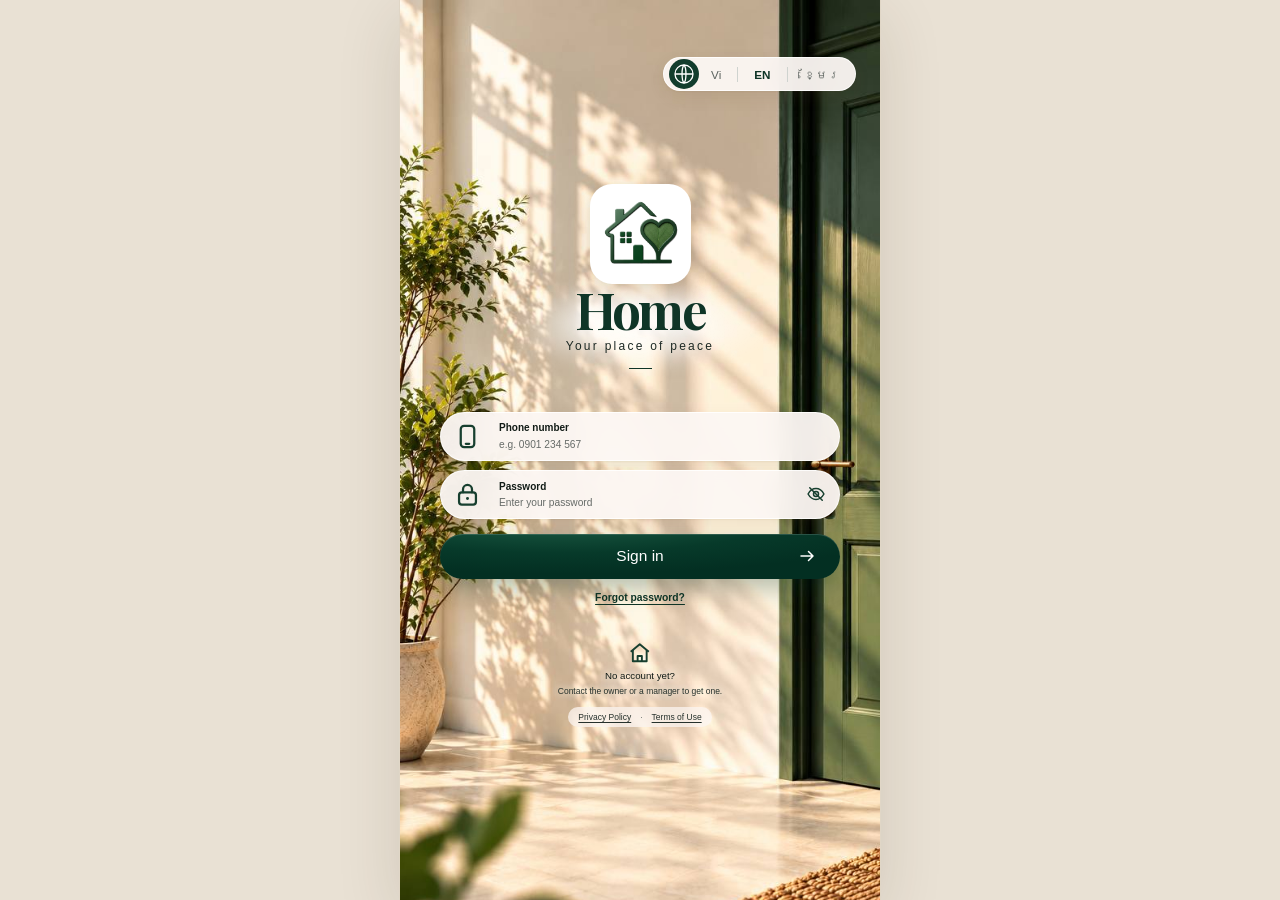
<file: index.html>
<!doctype html>
<html lang="vi">
<head>
<meta charset="utf-8">
<meta name="viewport" content="width=device-width, initial-scale=1, maximum-scale=1, viewport-fit=cover">
<meta name="color-scheme" content="light">
<meta name="theme-color" content="#f5eee3">
<title>Home</title>
<link rel="icon" href="[data-uri]">
<link rel="apple-touch-icon" href="[data-uri]">
<meta name="apple-mobile-web-app-capable" content="yes">
<meta name="mobile-web-app-capable" content="yes">
<meta name="apple-mobile-web-app-title" content="Home">
<meta name="apple-mobile-web-app-status-bar-style" content="default">
<link rel="manifest" href="manifest.webmanifest">
<link rel="stylesheet" href="fonts.css">
<link rel="stylesheet" href="legacy/styles.css">
<link rel="stylesheet" href="app-mode.css">
<script src="app-boot.js"></script>
<script src="app-config.js"></script>
  <script type="module" crossorigin src="./assets/index-DpNisWaF.js"></script>
</head>
<body><div class="stage"><aside class="account-panel"><div class="panel-brand"><span class="app-logo" aria-hidden="true"></span>Home</div><div class="panel-eyebrow">CHẾ ĐỘ XEM THỬ</div><div class="panel-title">Chọn tài khoản</div><p class="panel-copy">Chọn vai trò và tài khoản để xem quyền truy cập tương ứng.</p><label class="select-label" for="accountSelect">TÀI KHOẢN</label><select class="account-select" id="accountSelect" onchange="setAccount(this.value)"><optgroup label="Chủ nhà"><option value="owner|Anh Tuyên|">Anh Tuyên · Chủ nhà</option></optgroup><optgroup label="Quản lý"><option value="manager|Nhi|">Nhi · Quản lý</option><option value="manager|Lộc|">Lộc · Quản lý</option><option value="manager|A Thiện|">A Thiện · Quản lý</option><option value="manager|Tố Như|">Tố Như · Quản lý</option><option value="manager|Hà|">Hà · Quản lý</option><option value="manager|Trang|">Trang · Quản lý</option></optgroup><optgroup label="Người thuê"><option value="tenant|Minh Anh|P.302">Minh Anh · P.302 · đúng hạn, có sửa chữa</option><option value="tenant|Quốc Bảo|P.203">Quốc Bảo · P.203 · trễ hạn, đang chờ sửa</option><option value="tenant|Thu Hà|P.101">Thu Hà · P.101 · hợp đồng sắp hết hạn</option><option value="tenant|Gia Huy|P.205">Gia Huy · P.205 · trả trước, không có sửa chữa</option><option value="tenant|Mai Phương|P.401">Mai Phương · P.401 · đã thay thiết bị, có chi phí</option><option value="tenant|Lan Anh|P.501">Lan Anh · P.501 · Hà Nội · Vĩnh Hưng</option></optgroup></select><span class="role-label" id="roleLabel">Đang xem: Chủ nhà · Anh Tuyên</span></aside><div class="phone"><div class="status"><span id="statusClock">9:41</span><span>●●●　◖　▰</span></div><div class="island"></div><nav class="tabs"><button class="tab active" data-id="home" onclick="go('home',this)"><i>▦</i>Tổng quan</button><button class="tab" data-id="rooms" onclick="go('rooms',this)"><i>⌂</i>Phòng</button><button class="tab" data-id="finance" onclick="go('finance',this)"><i>↔</i>Thu chi</button><button class="tab" data-id="reports" onclick="go('reports',this)"><i>▥</i>Báo cáo</button><button class="tab" data-id="users" onclick="go('users',this)"><i>☺</i>Người dùng</button></nav><main class="content"><section class="subpage" id="users"></section>
<section class="subpage active" id="home"><div id="tenantPortal" style="display:none"><div class="head"><div class="head-brand"><span class="app-logo" aria-hidden="true"></span><div><div class="eyebrow">HỒ SƠ THUÊ CỦA ANH</div><div class="title" id="tenantGreeting">Xin chào 👋</div></div></div><div class="badge">Đang thuê</div></div><div class="tenant-card"><div class="tenant-title">Hợp đồng thuê · <span id="tenantRoom">P.302</span><small id="tenantPropertyLabel" class="tenant-property-label"></small></div><div class="tenant-kv"><span>Thời hạn</span><strong id="tenantTerm">01/08/2026 – 31/07/2027</strong></div><div class="tenant-kv"><span>Tiền thuê/tháng</span><strong id="tenantRent">$4,500,000</strong></div><div class="tenant-kv"><span>Tiền cọc</span><strong id="tenantDeposit">$4,500,000</strong></div><div class="tenant-kv"><span>Ngày đến hạn</span><strong id="tenantDueDay">Ngày 05 hằng tháng</strong></div></div><div class="tenant-due" id="tenantDueCard"><small>KHOẢN THANH TOÁN · <span id="tenantDueDate">05/11/2026</span> · <span id="tenantDueStatus">Sắp đến hạn</span></small><strong id="tenantDueAmount">$4,500,000</strong><p id="tenantDueCopy">Tiền thuê nhà · Vui lòng thanh toán đúng hạn</p></div><div class="tenant-actions"><button class="primary" onclick="showTenantModal('payment')">Báo đã thanh toán</button><button onclick="go('rooms')">Xem hợp đồng & lịch sử</button></div><div class="tenant-actions"><button onclick="showTenantModal('repair')">＋ Báo hư hỏng / cần sửa</button></div><div class="sectionrow roomhead"><div class="section">Lịch sử sử dụng gần đây</div></div><div class="tenant-timeline" id="tenantRecentTimeline"></div><div class="tenant-tabs-note">Toàn bộ hợp đồng, biên bản nhận phòng, lịch sửa chữa và thanh toán được lưu trong mục “Hợp đồng”.</div><div class="tenant-card"><div class="tenant-title">Lịch sử thuê phòng <span id="tenantHistoryCount" class="tenant-asset-count">26 hoạt động</span></div><div class="tenant-history-filter">Từ ngày nhận phòng đến hiện tại</div><div class="tenant-timeline" id="tenantFullTimeline"><div class="tenant-event"><div class="tenant-date">25/10/2026</div><div class="tenant-dot"></div><div><strong>Nhắc lịch thanh toán tháng 11</strong><p>Đã gửi nhắc trước hạn · Hạn thanh toán ngày 05/11</p></div></div><div class="tenant-event"><div class="tenant-date">25/10/2026</div><div class="tenant-dot"></div><div><strong>Gửi tổng hợp hoạt động tháng 10</strong><p>Tổng hợp thanh toán, sửa chữa và chỉ số điện nước gửi người thuê</p></div></div><div class="tenant-event"><div class="tenant-date">20/10/2026</div><div class="tenant-dot"></div><div><strong>Kiểm tra lại tình trạng vòi nước</strong><p>Đã xác nhận không còn rò rỉ sau khi sửa</p></div></div><div class="tenant-event"><div class="tenant-date">15/10/2026</div><div class="tenant-dot"></div><div><strong>Xác nhận lịch bảo trì định kỳ</strong><p>Đã thông báo lịch kiểm tra thiết bị · Người thuê đồng ý khung giờ</p></div></div><div class="tenant-event"><div class="tenant-date">10/10/2026</div><div class="tenant-dot"></div><div><strong>Quản lý kiểm tra khu vực chung</strong><p>Đã kiểm tra hành lang, đèn và lối thoát hiểm</p></div></div><div class="tenant-event"><div class="tenant-date">08/10/2026</div><div class="tenant-dot"></div><div><strong>Chốt chỉ số điện nước tháng 10</strong><p>Điện 1.512 kWh · Nước 371 m³ · Đã gửi thông báo cho người thuê</p></div></div><div class="tenant-event"><div class="tenant-date">08/10/2026</div><div class="tenant-dot"></div><div><strong>Đối chiếu chỉ số điện nước</strong><p>Người thuê đã xem thông báo chỉ số kỳ tháng 10</p></div></div><div class="tenant-event"><div class="tenant-date">07/10/2026</div><div class="tenant-dot"></div><div><strong>Tiếp nhận báo rò rỉ vòi nước</strong><p>Người thuê gửi mô tả và hình ảnh · Đã chuyển yêu cầu cho quản lý</p></div></div><div class="tenant-event"><div class="tenant-date">06/10/2026</div><div class="tenant-dot"></div><div><strong>Xác nhận hoàn tất sửa vòi nước</strong><p>Người thuê kiểm tra và xác nhận vòi nước đã hoạt động bình thường</p></div></div><div class="tenant-event"><div class="tenant-date">05/10/2026</div><div class="tenant-dot"></div><div><strong>Xác nhận thanh toán tiền nhà</strong><p>Đã nhận đủ $4,500,000 qua chuyển khoản</p></div></div><div class="tenant-event"><div class="tenant-date">05/10/2026</div><div class="tenant-dot"></div><div><strong>Gửi biên nhận tiền thuê tháng 10</strong><p>Biên nhận $4,500,000 đã được lưu vào hồ sơ thuê</p></div></div><div class="tenant-event"><div class="tenant-date">22/09/2026</div><div class="tenant-dot"></div><div><strong>Nhắc lịch thanh toán tháng 10</strong><p>Đã gửi nhắc trước hạn 5 ngày · Hạn thanh toán ngày 05/10</p></div></div><div class="tenant-event"><div class="tenant-date">16/09/2026</div><div class="tenant-dot"></div><div><strong>Kiểm tra khóa cửa</strong><p>Khóa cửa hoạt động bình thường · Không cần thay thế</p></div></div><div class="tenant-event"><div class="tenant-date">14/09/2026</div><div class="tenant-dot"></div><div><strong>Kiểm tra thiết bị định kỳ</strong><p>Máy lạnh và bình nóng lạnh hoạt động bình thường</p></div></div><div class="tenant-event"><div class="tenant-date">09/09/2026</div><div class="tenant-dot"></div><div><strong>Ghi nhận chỉ số điện nước tháng 09</strong><p>Điện 1.398 kWh · Nước 364 m³ · Hai bên đã xác nhận</p></div></div><div class="tenant-event"><div class="tenant-date">05/09/2026</div><div class="tenant-dot"></div><div><strong>Xác nhận thanh toán tiền nhà</strong><p>Đã nhận đủ $4,500,000 qua chuyển khoản</p></div></div><div class="tenant-event"><div class="tenant-date">05/09/2026</div><div class="tenant-dot"></div><div><strong>Gửi biên nhận tiền thuê tháng 09</strong><p>Biên nhận $4,500,000 đã được lưu vào hồ sơ thuê</p></div></div><div class="tenant-event"><div class="tenant-date">25/08/2026</div><div class="tenant-dot"></div><div><strong>Nhắc lịch thanh toán tháng 09</strong><p>Đã gửi nhắc trước hạn 5 ngày · Hạn thanh toán ngày 05/09</p></div></div><div class="tenant-event"><div class="tenant-date">18/08/2026</div><div class="tenant-dot"></div><div><strong>Ghi nhận yêu cầu hỗ trợ</strong><p>Người thuê hỏi cách đăng ký khách đến thăm · Đã gửi hướng dẫn</p></div></div><div class="tenant-event"><div class="tenant-date">12/08/2026</div><div class="tenant-dot"></div><div><strong>Bổ sung thẻ ra vào</strong><p>Đã giao 1 thẻ từ · Người thuê xác nhận đã nhận</p></div></div><div class="tenant-event"><div class="tenant-date">10/08/2026</div><div class="tenant-dot"></div><div><strong>Quản lý kiểm tra khu vực chung</strong><p>Hành lang và lối thoát hiểm thông thoáng · Không ghi nhận sự cố</p></div></div><div class="tenant-event"><div class="tenant-date">04/08/2026</div><div class="tenant-dot"></div><div><strong>Xác nhận thông tin liên hệ khẩn cấp</strong><p>Đã lưu số điện thoại liên hệ khẩn cấp của người thuê trong hồ sơ</p></div></div><div class="tenant-event"><div class="tenant-date">03/08/2026</div><div class="tenant-dot"></div><div><strong>Kiểm tra phòng sau khi dọn vào</strong><p>Người thuê xác nhận phòng và tài sản đúng biên bản bàn giao</p></div></div><div class="tenant-event"><div class="tenant-date">02/08/2026</div><div class="tenant-dot"></div><div><strong>Gửi hướng dẫn sử dụng tiện ích</strong><p>Đã gửi hướng dẫn máy lạnh, bình nóng lạnh, Wi-Fi và quy định khu vực chung</p></div></div><div class="tenant-event"><div class="tenant-date">01/08/2026</div><div class="tenant-dot"></div><div><strong>Ký hợp đồng và nhận chìa khóa</strong><p>Hai bên xác nhận hợp đồng, tiền cọc và 2 chìa khóa phòng</p></div></div><div class="tenant-event"><div class="tenant-date">01/08/2026</div><div class="tenant-dot"></div><div><strong>Chốt chỉ số điện nước đầu kỳ</strong><p>Điện 1.284 kWh · Nước 356 m³</p></div></div></div></div></div><div class="head"><div class="head-brand"><span class="app-logo" aria-hidden="true"></span><div><div class="eyebrow">THỨ HAI, 24 THÁNG 10</div><div class="title">Chào anh 👋</div></div></div><div class="head-actions"><button type="button" class="lang-pill" onclick="openLangPicker(this)" aria-label="Ngôn ngữ"><svg viewBox="0 0 24 24" aria-hidden="true"><circle cx="12" cy="12" r="9"/><path d="M3 12h18M12 3c2.5 2.6 3.8 5.6 3.8 9s-1.3 6.4-3.8 9c-2.5-2.6-3.8-5.6-3.8-9S9.5 5.6 12 3"/></svg><span class="lang-pill-text">VI</span><svg class="chev" viewBox="0 0 24 24" aria-hidden="true"><path d="m6 9 6 6 6-6"/></svg></button><button type="button" class="head-btn" data-head-notices aria-label="Thông báo" title="Thông báo"><svg viewBox="0 0 24 24" aria-hidden="true"><path d="M18 8a6 6 0 0 0-12 0c0 7-3 7-3 9h18c0-2-3-2-3-9"/><path d="M10 21h4"/></svg></button></div></div><div class="property-context"><div><div class="property-context-label">CĂN NHÀ ĐANG XEM</div><button type="button" class="property-select-button" id="propertyButton"><span class="property-current" id="propertyNameDisplay">Nhà Phnom Penh · USD</span></button></div><span class="property-context-hint">Chọn căn</span></div><div id="managementOverview" class="management-overview"></div><div id="managementTaskArea" class="management-tasks"></div><div class="hero"><div class="herotop">TỔNG QUAN THÁNG 10</div><div class="money">$860</div><div class="caption">Đã thu trong tháng</div><div class="divider"></div><div class="herobottom"><span>◷ Chờ thu　$970</span><span>▦ 7 phòng</span></div></div><div class="metrics"><div class="metric"><div class="mi orange">⌂</div><div class="mv">1</div><div class="ml">Phòng trống</div></div><div class="metric"><div class="mi red">!</div><div class="mv">1</div><div class="ml">Quá hạn</div></div><div class="metric"><div class="mi green">✓</div><div class="mv">1</div><div class="ml">Chờ duyệt</div></div></div><div class="sectionrow"><div class="section">Cần xử lý</div><div class="count">3 việc</div></div><div class="list"><div class="row"><div class="avatar">↙</div><div class="rowmain"><div class="rowtitle">P.302 · Nguyễn Minh Anh</div><div class="rowsub">Hạn 05/10 · Đã báo thanh toán</div></div><div class="rightrail"><div class="amount">$4,500,000</div><button class="action" onclick="this.innerText='Đã xác nhận ✓'">Xác nhận</button></div></div><div class="row" data-seed-room="P.403"><div class="avatar red">!</div><div class="rowmain"><div class="rowtitle">P.403 · Máy lạnh hư</div><div class="rowsub">Đã tiếp nhận · Chờ thợ kiểm tra</div></div><div class="rightrail"><div class="amount">Đang sửa</div><button class="action" onclick="go('rooms')">Chi tiết</button></div></div><div class="row"><div class="avatar red">!</div><div class="rowmain"><div class="rowtitle">P.203 · Trần Quốc Bảo</div><div class="rowsub" style="color:#b83d39">Hạn 15/10 · Quá hạn</div></div><div class="rightrail"><div class="amount">$520</div><button class="action" onclick="this.innerText='Đã xác nhận ✓'">Xác nhận</button></div></div><div class="row"><div class="avatar">↗</div><div class="rowmain"><div class="rowtitle">Sửa máy bơm nước</div><div class="rowsub">Chi phí chung · Chờ duyệt</div></div><div class="rightrail"><div class="amount">$85</div><button class="action" onclick="this.innerText='Đã duyệt ✓'">Duyệt</button></div></div></div><div id="managerTenantRequests" style="display:none;margin-top:18px"><div class="sectionrow"><div class="section">Yêu cầu & bàn giao</div><span class="count" id="managerRequestCount"></span></div><div id="managerRequestList"></div></div></section>
<section class="subpage" id="rooms"><div id="tenantLeasePage" style="display:none"><div class="head"><div><div class="eyebrow">HỢP ĐỒNG VÀ LỊCH SỬ</div><div class="title" id="tenantLeaseTitle">P.302</div><div id="tenantLeaseProperty" class="tenant-property-caption">Căn nhà: Phnom Penh</div></div><span class="badge" id="tenantContractStatus">Còn hiệu lực</span></div><div class="tenant-card"><div class="tenant-title">Điều khoản thuê</div><div class="tenant-kv"><span>Mã hợp đồng</span><strong id="tenantContractNo">HD-2026-0302</strong></div><div class="tenant-kv"><span>Người thuê</span><strong id="tenantContractName">Minh Anh</strong></div><div class="tenant-kv"><span>Thời hạn</span><strong id="tenantTerm2">01/08/2026 – 31/07/2027</strong></div><div class="tenant-kv"><span>Tiền thuê / cọc</span><strong id="tenantMoneyTerms">$4,500,000 / $4,500,000</strong></div><div class="tenant-kv"><span>Thanh toán đến hạn</span><strong id="tenantDueDay2">Ngày 05 hằng tháng</strong></div><button class="outline" onclick="showContract()">Xem nội dung hợp đồng</button></div><div class="tenant-card"><div class="tenant-title">Tài sản nhận lúc bàn giao</div><div id="tenantAssets"><div class="tenant-asset"><span>Máy lạnh ×1</span><strong>Hoạt động tốt</strong></div><div class="tenant-asset"><span>Giường ×1</span><strong>Tốt · xước nhẹ ở chân</strong></div><div class="tenant-asset"><span>Tủ quần áo ×1</span><strong>Tốt</strong></div><div class="tenant-asset"><span>Bình nóng lạnh ×1</span><strong>Hoạt động tốt</strong></div></div><div class="tenant-tabs-note">Danh sách và tình trạng được đối chiếu với biên bản giao phòng, kèm ảnh hiện trạng.</div></div><div class="tenant-card"><div class="tenant-title">Lịch sử sửa chữa / bảo trì</div><div id="tenantRepairs"></div><button class="outline" onclick="showTenantModal('repair')">Báo hư hỏng mới</button></div><div class="tenant-card"><div class="tenant-title">Lịch sử thanh toán</div><div id="tenantPayments"></div></div></div><div class="head"><div><div class="eyebrow" id="roomListEyebrow">DANH SÁCH PHÒNG</div><button type="button" class="title management-house-picker" id="roomListTitle" onclick="openPropertyPicker(this)">Phnom Penh</button></div></div><div class="pills"><button class="pill selected" data-status="Tất cả">Tất cả <span class="pill-count">0</span></button><button class="pill" data-status="Đang thuê">Đang thuê <span class="pill-count">0</span></button><button class="pill" data-status="Trống">Trống <span class="pill-count">0</span></button><button class="pill" data-status="Sửa chữa">Sửa chữa <span class="pill-count">0</span></button></div><button type="button" class="house-inventory-card" onclick="showHouseInventorySummary()"><span><strong>Thiết bị &amp; vật dụng</strong><small id="houseInventoryPreview">Đang tổng hợp tài sản trong 7 phòng</small></span><span class="count">Chi tiết　›</span></button><div class="room" data-room-code="P.302" data-details="Loại phòng: Phòng ở&#10;Diện tích: 24 m²&#10;Giá thuê: $4,500,000/tháng&#10;Sức chứa tối đa: 2 người&#10;Tiện ích: WC riêng ×1, điều hoà ×1, bình nóng lạnh ×1&#10;Điện đầu kỳ: 1,240 kWh&#10;Nước đầu kỳ: 86.5 m³&#10;Bàn giao: Thiết bị hoạt động tốt."><div class="roomicon">⌂</div><div class="roominfo"><div class="roomname">P.302 <span style="font-size:10px;font-weight:600;color:#6f746f">· 24 m² · Phòng ở</span><span class="badge">Đang thuê</span></div><div class="roomsub" style="display:flex;align-items:center;gap:5px;margin-top:5px"><span title="Quản lý" aria-label="Quản lý: Nhi" style="border-radius:9px;background:#e4ece3;color:#174a37;padding:4px 7px;font-size:9px;font-weight:700;white-space:nowrap">⚙ Nhi</span><span title="Khách thuê" aria-label="Khách thuê: Nguyễn Minh Anh" style="border-radius:9px;background:#f1eadf;color:#55605a;padding:4px 7px;font-size:9px;font-weight:700;white-space:nowrap">⌂ Nguyễn Minh Anh</span></div></div><div class="roomamount">$4,500,000</div></div><div class="room" data-room-code="P.203" data-details="Loại phòng: Phòng ở&#10;Diện tích: 28 m²&#10;Giá thuê: $520/tháng&#10;Sức chứa tối đa: 2 người&#10;Tiện ích: WC riêng ×1, điều hoà ×1, ban công ×1&#10;Điện đầu kỳ: 980 kWh&#10;Nước đầu kỳ: 64 m³&#10;Bàn giao: Có vết xước nhỏ cạnh cửa."><div class="roomicon">⌂</div><div class="roominfo"><div class="roomname">P.203 <span style="font-size:10px;font-weight:600;color:#6f746f">· 28 m² · Phòng ở</span><span class="badge">Đang thuê</span></div><div class="roomsub" style="display:flex;align-items:center;gap:5px;margin-top:5px"><span title="Quản lý" aria-label="Quản lý: Lộc" style="border-radius:9px;background:#e4ece3;color:#174a37;padding:4px 7px;font-size:9px;font-weight:700;white-space:nowrap">⚙ Lộc</span><span title="Khách thuê" aria-label="Khách thuê: Trần Quốc Bảo" style="border-radius:9px;background:#f1eadf;color:#55605a;padding:4px 7px;font-size:9px;font-weight:700;white-space:nowrap">⌂ Trần Quốc Bảo</span></div></div><div class="roomamount">$520</div></div><div class="room" data-room-code="P.101"><div class="roomicon" style="background:#fbefe1;color:#c5722b">⌂</div><div class="roominfo"><div class="roomname">P.101 <span style="font-size:10px;font-weight:600;color:#6f746f">· 22 m² · Phòng ở</span><span class="badge">Đang thuê</span></div><div class="roomsub" style="display:flex;align-items:center;gap:5px;margin-top:5px"><span title="Quản lý" aria-label="Quản lý: A Thiện" style="border-radius:9px;background:#e4ece3;color:#174a37;padding:4px 7px;font-size:9px;font-weight:700;white-space:nowrap">⚙ A Thiện</span><span title="Khách thuê" aria-label="Khách thuê: Thu Hà" style="border-radius:9px;background:#f1eadf;color:#55605a;padding:4px 7px;font-size:9px;font-weight:700;white-space:nowrap">⌂ Thu Hà</span></div></div><div class="roomamount">$480</div></div><div class="room" data-room-code="P.205"><div class="roomicon" style="background:#fae9e7;color:#b83d39">⌂</div><div class="roominfo"><div class="roomname">P.205 <span style="font-size:10px;font-weight:600;color:#6f746f">· 30 m² · Phòng ở</span><span class="badge">Đang thuê</span></div><div class="roomsub" style="display:flex;align-items:center;gap:5px;margin-top:5px"><span title="Quản lý" aria-label="Quản lý: Nhi" style="border-radius:9px;background:#e4ece3;color:#174a37;padding:4px 7px;font-size:9px;font-weight:700;white-space:nowrap">⚙ Nhi</span><span title="Khách thuê" aria-label="Khách thuê: Gia Huy" style="border-radius:9px;background:#f1eadf;color:#55605a;padding:4px 7px;font-size:9px;font-weight:700;white-space:nowrap">⌂ Gia Huy</span></div></div><div class="roomamount">$400</div></div><div class="room" data-room-code="P.401"><div class="roomicon">⌂</div><div class="roominfo"><div class="roomname">P.401 <span style="font-size:10px;font-weight:600;color:#6f746f">· 25 m² · Phòng ở</span><span class="badge">Đang thuê</span></div><div class="roomsub" style="display:flex;align-items:center;gap:5px;margin-top:5px"><span title="Quản lý" aria-label="Quản lý: Nhi" style="border-radius:9px;background:#e4ece3;color:#174a37;padding:4px 7px;font-size:9px;font-weight:700;white-space:nowrap">⚙ Nhi</span><span title="Khách thuê" aria-label="Khách thuê: Mai Phương" style="border-radius:9px;background:#f1eadf;color:#55605a;padding:4px 7px;font-size:9px;font-weight:700;white-space:nowrap">⌂ Mai Phương</span></div></div><div class="roomamount">$550</div></div><div class="room" data-room-code="P.402" data-details="Loại phòng: Phòng ở&#10;Diện tích: 20 m²&#10;Giá thuê: $3,500,000/tháng&#10;Sức chứa tối đa: 2 người&#10;Tiện ích: Máy lạnh ×1, giường ×1, tủ quần áo ×1&#10;Tình trạng: Đã vệ sinh, sẵn sàng cho thuê."><div class="roomicon" style="background:#fbefe1;color:#c5722b">⌂</div><div class="roominfo"><div class="roomname">P.402 <span style="font-size:10px;font-weight:600;color:#6f746f">· 20 m² · Phòng ở</span><span class="badge" style="color:#bd6d23;background:#fbefe1">Trống</span></div><div class="roomsub" style="display:flex;align-items:center;gap:5px;margin-top:5px"><span title="Quản lý" aria-label="Quản lý: Nhi" style="border-radius:9px;background:#e4ece3;color:#174a37;padding:4px 7px;font-size:9px;font-weight:700;white-space:nowrap">⚙ Nhi</span><span style="border-radius:9px;background:#fbefe1;color:#9a5c1c;padding:4px 7px;font-size:9px;font-weight:700;white-space:nowrap">Sẵn sàng cho thuê</span></div></div><div class="roomamount">$3,500,000</div></div><div class="room" data-room-code="P.403" data-details="Loại phòng: Văn phòng&#10;Diện tích: 32 m²&#10;Giá thuê: $5,000,000/tháng&#10;Sức chứa tối đa: 4 người&#10;Tiện ích: Máy lạnh ×1, Wi-Fi ×1, bàn làm việc ×4, ghế ×4&#10;Bảo trì: Máy lạnh không làm lạnh, đã tiếp nhận và đang chờ thợ kiểm tra."><div class="roomicon" style="background:#fae9e7;color:#b83d39">⌂</div><div class="roominfo"><div class="roomname">P.403 <span style="font-size:10px;font-weight:600;color:#6f746f">· 32 m² · Văn phòng</span><span class="badge" style="color:#b83d39;background:#fae9e7">Sửa chữa</span></div><div class="roomsub" style="display:flex;align-items:center;gap:5px;margin-top:5px"><span title="Quản lý" aria-label="Quản lý: Lộc" style="border-radius:9px;background:#e4ece3;color:#174a37;padding:4px 7px;font-size:9px;font-weight:700;white-space:nowrap">⚙ Lộc</span><span style="border-radius:9px;background:#fae9e7;color:#b83d39;padding:4px 7px;font-size:9px;font-weight:700;white-space:nowrap">Máy lạnh đang sửa</span></div></div><div class="roomamount">$5,000,000</div></div><button class="outline">＋　Thêm phòng mới</button></section>
<section class="subpage" id="finance"><div class="head"><div><div class="eyebrow" id="financeEyebrow">SỔ THU CHI</div><button type="button" class="title management-house-picker" id="financePropertyTitle" onclick="openPropertyPicker(this)">Căn nhà</button></div></div><div id="financeBody"></div><div class="list" hidden></div><button class="outline" style="background:#174a37;color:white">＋　Ghi nhận chi phí</button></section>
<section class="subpage" id="reports"></section>
</main></div></div>
<script src="i18n-data.js"></script>
<script src="app-i18n.js"></script>
<script src="app-real.js"></script>
<script src="legal-data.js"></script>
<script src="legacy/app.js"></script>
<script src="app-after.js"></script>
</body>
</html>
</file>
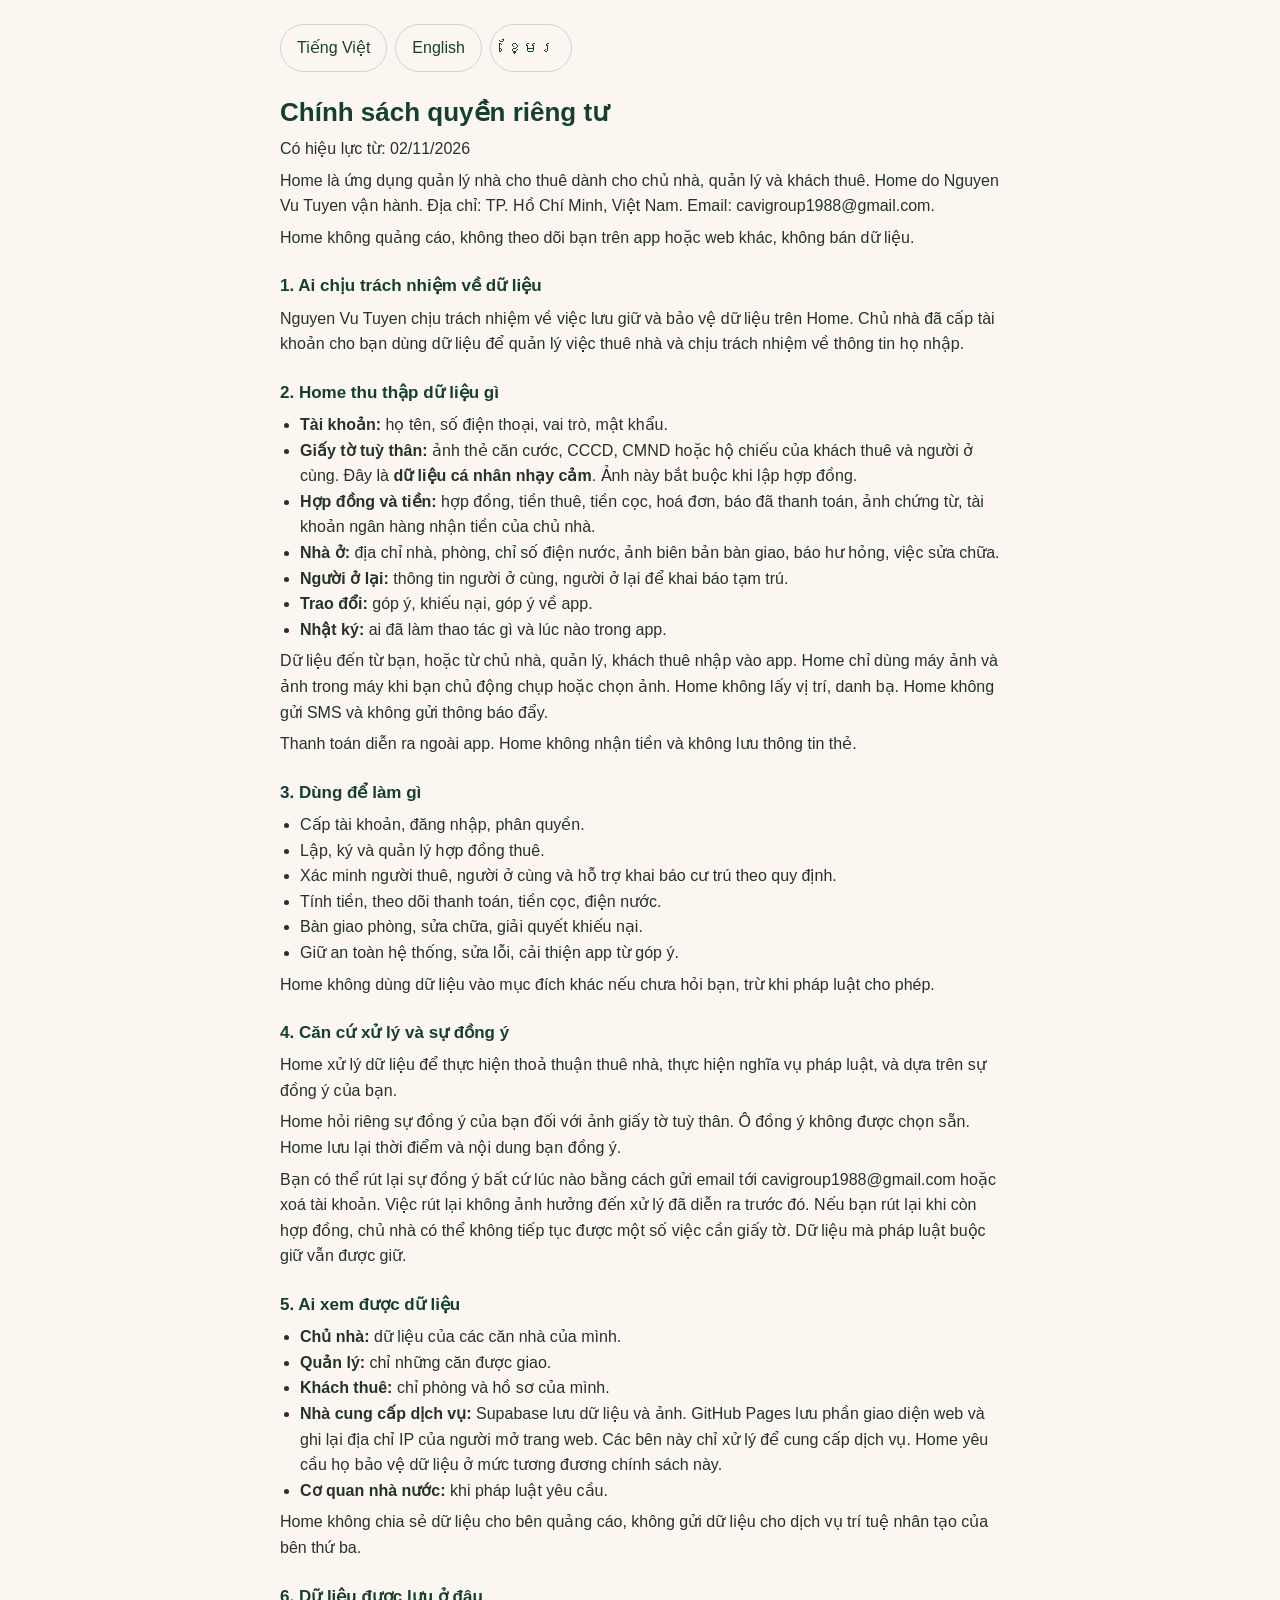
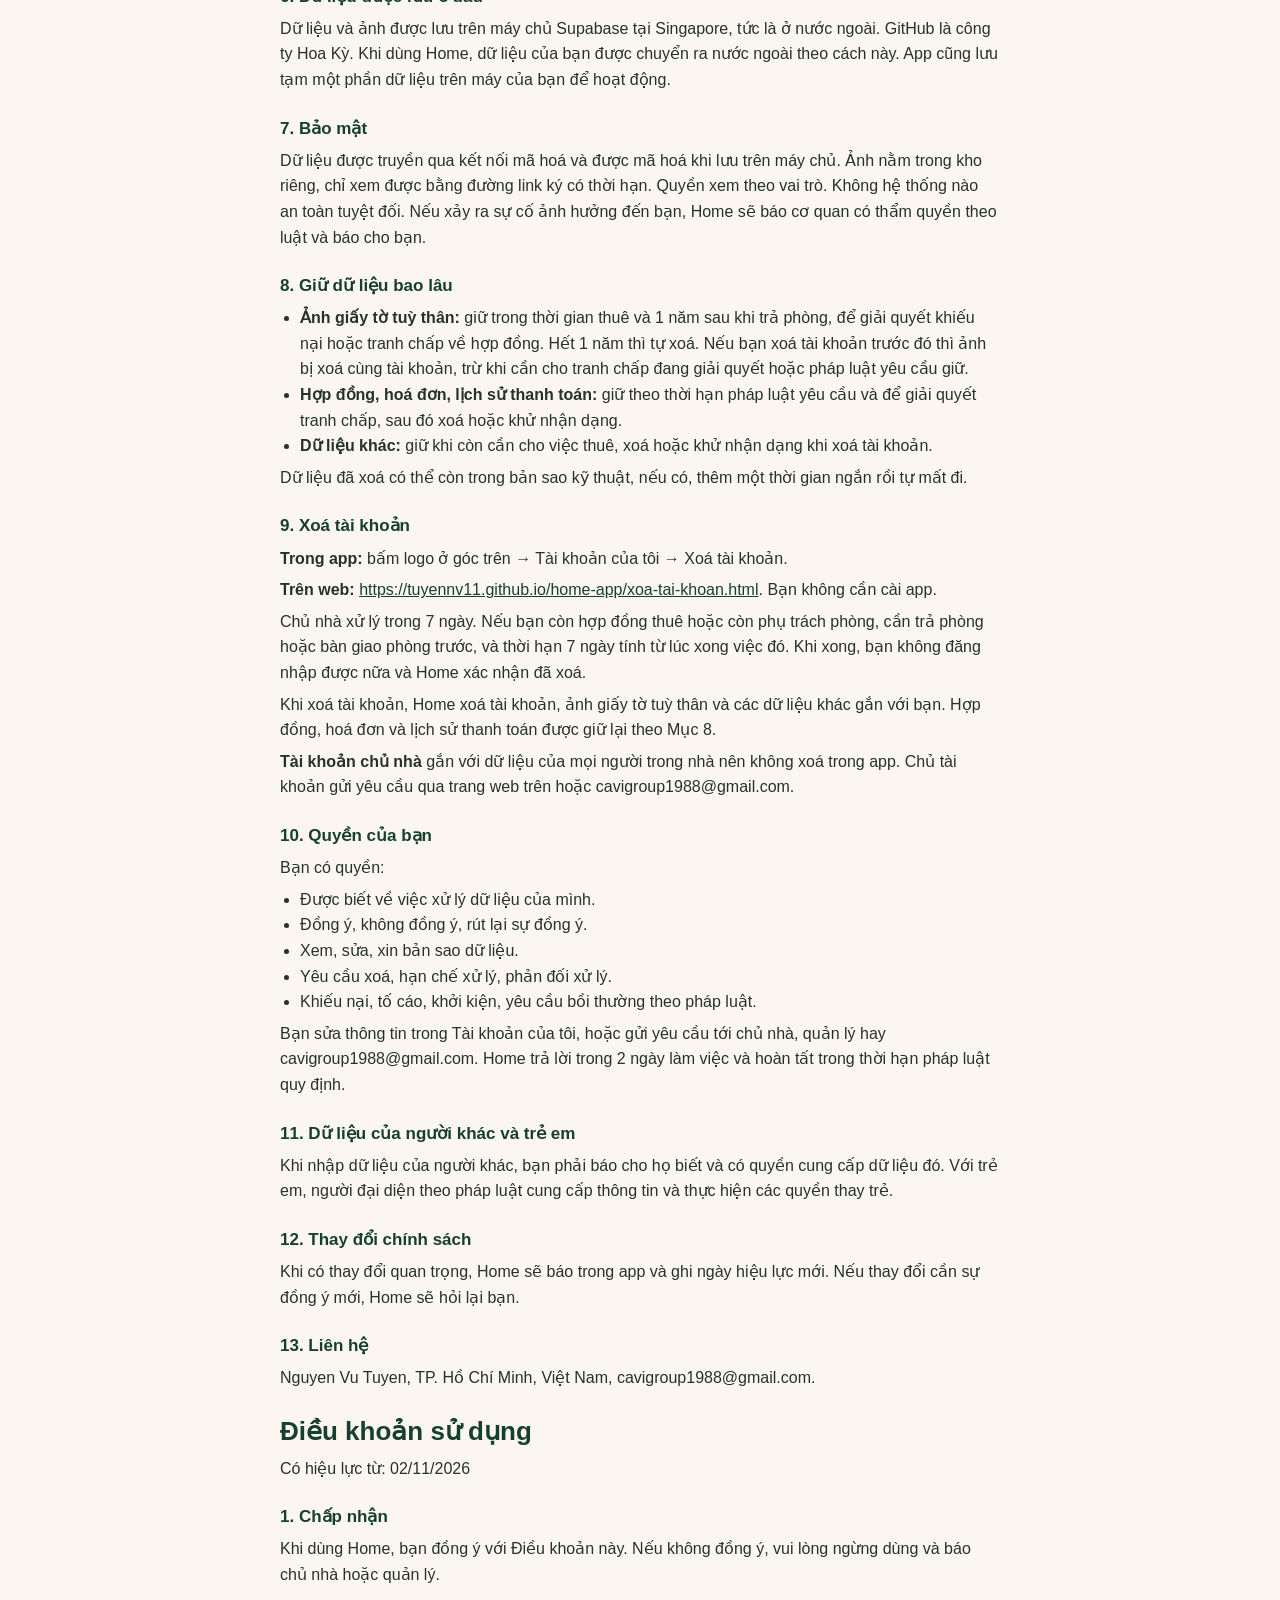
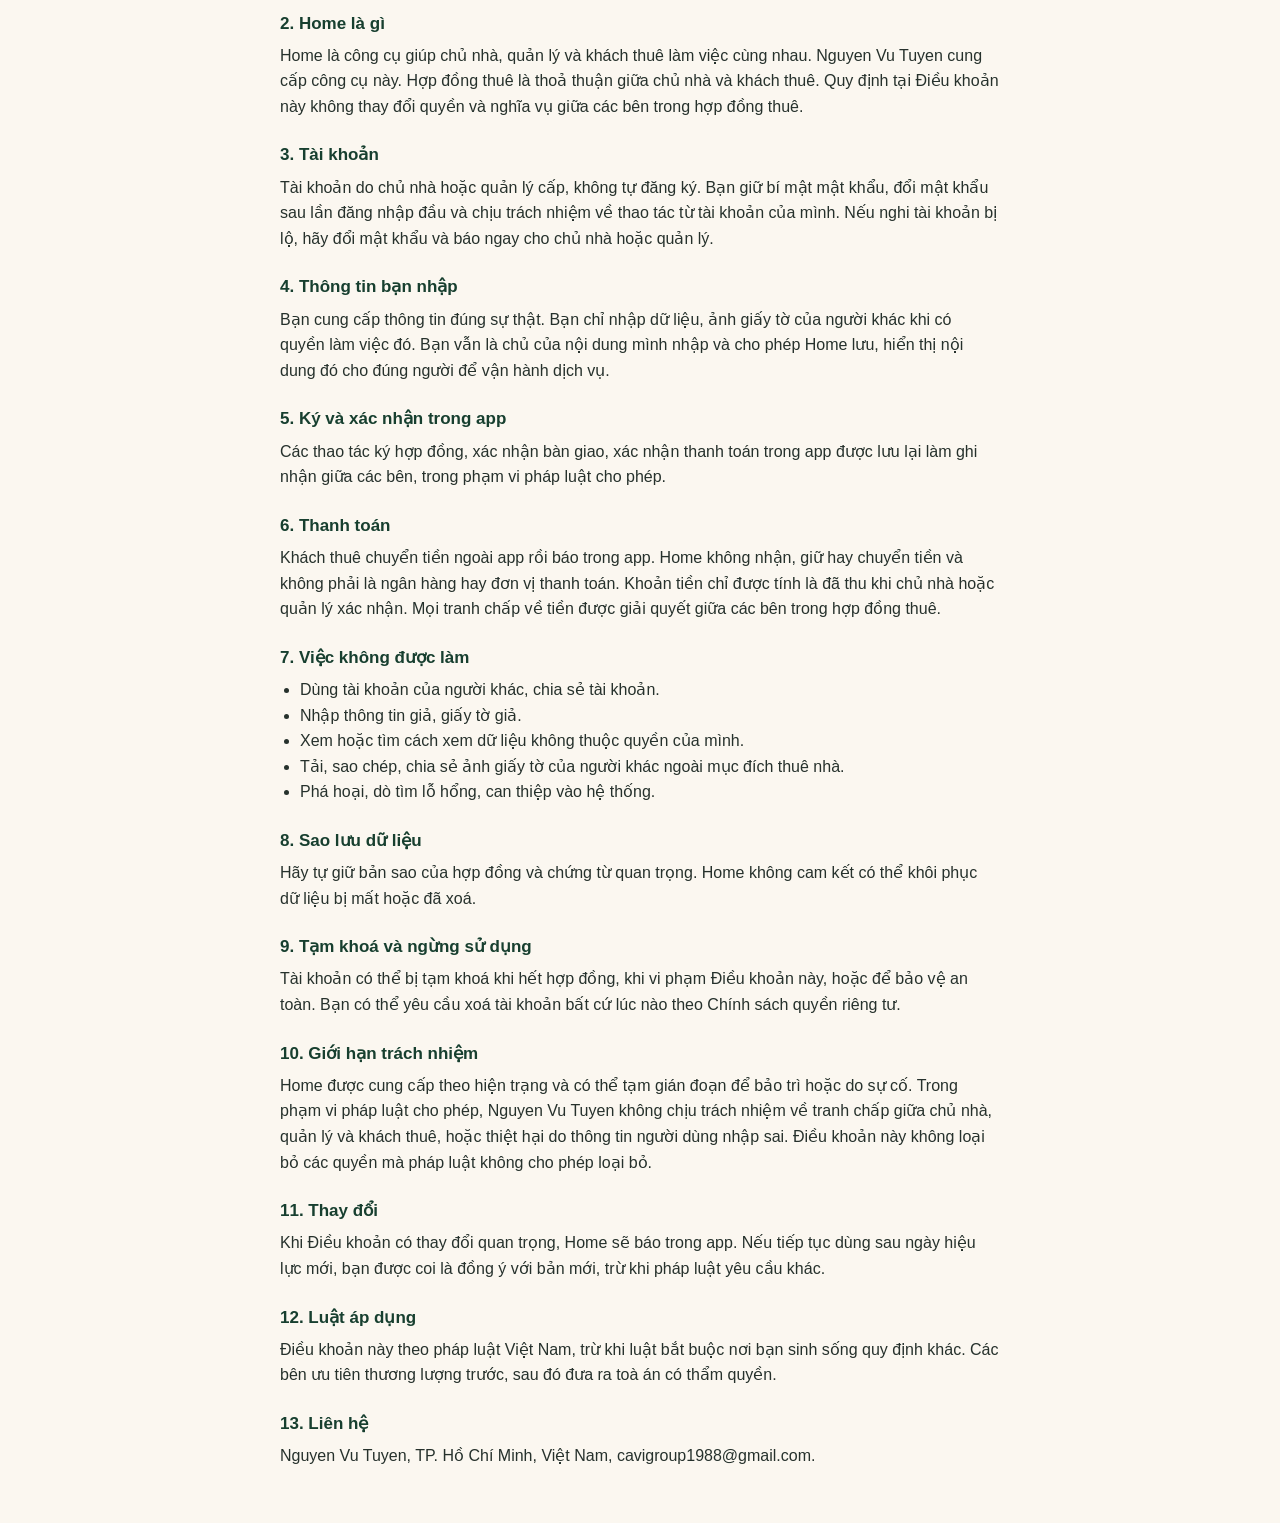
<file: chinh-sach.html>
<!doctype html><html lang="vi"><head><meta charset="utf-8"><meta name="viewport" content="width=device-width, initial-scale=1"><meta name="color-scheme" content="light">
<style>:root{--moss:#173f2f;--paper:#fbf7f0;--ink:#26312c}body{margin:0;background:var(--paper);color:var(--ink);font:16px/1.6 -apple-system,BlinkMacSystemFont,"Segoe UI",Roboto,"Noto Sans Khmer",sans-serif}
main{max-width:720px;margin:0 auto;padding:24px 16px 48px}h1{color:var(--moss);font-size:26px;line-height:1.25;margin:24px 0 8px}h4{color:var(--moss);font-size:17px;margin:22px 0 4px}p,ul{margin:6px 0}ul{padding-left:20px}a{color:var(--moss)}
nav{display:flex;gap:8px;flex-wrap:wrap}nav a{padding:10px 16px;min-height:24px;border-radius:999px;border:1px solid #cfd3cf;text-decoration:none}nav a.on{background:var(--moss);color:#fff;border-color:var(--moss)}section{display:none}section:target,section.first:not(:has(~section:target)){display:block}</style><title>Home · Chính sách</title></head><body><main><nav><a href="#vi">Tiếng Việt</a><a href="#en">English</a><a href="#km">ខ្មែរ</a></nav><section id="vi" class="first" lang="vi"><h1>Chính sách quyền riêng tư</h1><p>Có hiệu lực từ: 02/11/2026</p><p>Home là ứng dụng quản lý nhà cho thuê dành cho chủ nhà, quản lý và khách thuê. Home do Nguyen Vu Tuyen vận hành. Địa chỉ: TP. Hồ Chí Minh, Việt Nam. Email: cavigroup1988@gmail.com.</p><p>Home không quảng cáo, không theo dõi bạn trên app hoặc web khác, không bán dữ liệu.</p><h4>1. Ai chịu trách nhiệm về dữ liệu</h4><p>Nguyen Vu Tuyen chịu trách nhiệm về việc lưu giữ và bảo vệ dữ liệu trên Home. Chủ nhà đã cấp tài khoản cho bạn dùng dữ liệu để quản lý việc thuê nhà và chịu trách nhiệm về thông tin họ nhập.</p><h4>2. Home thu thập dữ liệu gì</h4><ul><li><strong>Tài khoản:</strong> họ tên, số điện thoại, vai trò, mật khẩu.</li><li><strong>Giấy tờ tuỳ thân:</strong> ảnh thẻ căn cước, CCCD, CMND hoặc hộ chiếu của khách thuê và người ở cùng. Đây là <strong>dữ liệu cá nhân nhạy cảm</strong>. Ảnh này bắt buộc khi lập hợp đồng.</li><li><strong>Hợp đồng và tiền:</strong> hợp đồng, tiền thuê, tiền cọc, hoá đơn, báo đã thanh toán, ảnh chứng từ, tài khoản ngân hàng nhận tiền của chủ nhà.</li><li><strong>Nhà ở:</strong> địa chỉ nhà, phòng, chỉ số điện nước, ảnh biên bản bàn giao, báo hư hỏng, việc sửa chữa.</li><li><strong>Người ở lại:</strong> thông tin người ở cùng, người ở lại để khai báo tạm trú.</li><li><strong>Trao đổi:</strong> góp ý, khiếu nại, góp ý về app.</li><li><strong>Nhật ký:</strong> ai đã làm thao tác gì và lúc nào trong app.</li></ul><p>Dữ liệu đến từ bạn, hoặc từ chủ nhà, quản lý, khách thuê nhập vào app. Home chỉ dùng máy ảnh và ảnh trong máy khi bạn chủ động chụp hoặc chọn ảnh. Home không lấy vị trí, danh bạ. Home không gửi SMS và không gửi thông báo đẩy.</p><p>Thanh toán diễn ra ngoài app. Home không nhận tiền và không lưu thông tin thẻ.</p><h4>3. Dùng để làm gì</h4><ul><li>Cấp tài khoản, đăng nhập, phân quyền.</li><li>Lập, ký và quản lý hợp đồng thuê.</li><li>Xác minh người thuê, người ở cùng và hỗ trợ khai báo cư trú theo quy định.</li><li>Tính tiền, theo dõi thanh toán, tiền cọc, điện nước.</li><li>Bàn giao phòng, sửa chữa, giải quyết khiếu nại.</li><li>Giữ an toàn hệ thống, sửa lỗi, cải thiện app từ góp ý.</li></ul><p>Home không dùng dữ liệu vào mục đích khác nếu chưa hỏi bạn, trừ khi pháp luật cho phép.</p><h4>4. Căn cứ xử lý và sự đồng ý</h4><p>Home xử lý dữ liệu để thực hiện thoả thuận thuê nhà, thực hiện nghĩa vụ pháp luật, và dựa trên sự đồng ý của bạn.</p><p>Home hỏi riêng sự đồng ý của bạn đối với ảnh giấy tờ tuỳ thân. Ô đồng ý không được chọn sẵn. Home lưu lại thời điểm và nội dung bạn đồng ý.</p><p>Bạn có thể rút lại sự đồng ý bất cứ lúc nào bằng cách gửi email tới cavigroup1988@gmail.com hoặc xoá tài khoản. Việc rút lại không ảnh hưởng đến xử lý đã diễn ra trước đó. Nếu bạn rút lại khi còn hợp đồng, chủ nhà có thể không tiếp tục được một số việc cần giấy tờ. Dữ liệu mà pháp luật buộc giữ vẫn được giữ.</p><h4>5. Ai xem được dữ liệu</h4><ul><li><strong>Chủ nhà:</strong> dữ liệu của các căn nhà của mình.</li><li><strong>Quản lý:</strong> chỉ những căn được giao.</li><li><strong>Khách thuê:</strong> chỉ phòng và hồ sơ của mình.</li><li><strong>Nhà cung cấp dịch vụ:</strong> Supabase lưu dữ liệu và ảnh. GitHub Pages lưu phần giao diện web và ghi lại địa chỉ IP của người mở trang web. Các bên này chỉ xử lý để cung cấp dịch vụ. Home yêu cầu họ bảo vệ dữ liệu ở mức tương đương chính sách này.</li><li><strong>Cơ quan nhà nước:</strong> khi pháp luật yêu cầu.</li></ul><p>Home không chia sẻ dữ liệu cho bên quảng cáo, không gửi dữ liệu cho dịch vụ trí tuệ nhân tạo của bên thứ ba.</p><h4>6. Dữ liệu được lưu ở đâu</h4><p>Dữ liệu và ảnh được lưu trên máy chủ Supabase tại Singapore, tức là ở nước ngoài. GitHub là công ty Hoa Kỳ. Khi dùng Home, dữ liệu của bạn được chuyển ra nước ngoài theo cách này. App cũng lưu tạm một phần dữ liệu trên máy của bạn để hoạt động.</p><h4>7. Bảo mật</h4><p>Dữ liệu được truyền qua kết nối mã hoá và được mã hoá khi lưu trên máy chủ. Ảnh nằm trong kho riêng, chỉ xem được bằng đường link ký có thời hạn. Quyền xem theo vai trò. Không hệ thống nào an toàn tuyệt đối. Nếu xảy ra sự cố ảnh hưởng đến bạn, Home sẽ báo cơ quan có thẩm quyền theo luật và báo cho bạn.</p><h4>8. Giữ dữ liệu bao lâu</h4><ul><li><strong>Ảnh giấy tờ tuỳ thân:</strong> giữ trong thời gian thuê và 1 năm sau khi trả phòng, để giải quyết khiếu nại hoặc tranh chấp về hợp đồng. Hết 1 năm thì tự xoá. Nếu bạn xoá tài khoản trước đó thì ảnh bị xoá cùng tài khoản, trừ khi cần cho tranh chấp đang giải quyết hoặc pháp luật yêu cầu giữ.</li><li><strong>Hợp đồng, hoá đơn, lịch sử thanh toán:</strong> giữ theo thời hạn pháp luật yêu cầu và để giải quyết tranh chấp, sau đó xoá hoặc khử nhận dạng.</li><li><strong>Dữ liệu khác:</strong> giữ khi còn cần cho việc thuê, xoá hoặc khử nhận dạng khi xoá tài khoản.</li></ul><p>Dữ liệu đã xoá có thể còn trong bản sao kỹ thuật, nếu có, thêm một thời gian ngắn rồi tự mất đi.</p><h4>9. Xoá tài khoản</h4><p><strong>Trong app:</strong> bấm logo ở góc trên → Tài khoản của tôi → Xoá tài khoản.</p><p><strong>Trên web:</strong> <a href="https://tuyennv11.github.io/home-app/xoa-tai-khoan.html">https://tuyennv11.github.io/home-app/xoa-tai-khoan.html</a>. Bạn không cần cài app.</p><p>Chủ nhà xử lý trong 7 ngày. Nếu bạn còn hợp đồng thuê hoặc còn phụ trách phòng, cần trả phòng hoặc bàn giao phòng trước, và thời hạn 7 ngày tính từ lúc xong việc đó. Khi xong, bạn không đăng nhập được nữa và Home xác nhận đã xoá.</p><p>Khi xoá tài khoản, Home xoá tài khoản, ảnh giấy tờ tuỳ thân và các dữ liệu khác gắn với bạn. Hợp đồng, hoá đơn và lịch sử thanh toán được giữ lại theo Mục 8.</p><p><strong>Tài khoản chủ nhà</strong> gắn với dữ liệu của mọi người trong nhà nên không xoá trong app. Chủ tài khoản gửi yêu cầu qua trang web trên hoặc cavigroup1988@gmail.com.</p><h4>10. Quyền của bạn</h4><p>Bạn có quyền:</p><ul><li>Được biết về việc xử lý dữ liệu của mình.</li><li>Đồng ý, không đồng ý, rút lại sự đồng ý.</li><li>Xem, sửa, xin bản sao dữ liệu.</li><li>Yêu cầu xoá, hạn chế xử lý, phản đối xử lý.</li><li>Khiếu nại, tố cáo, khởi kiện, yêu cầu bồi thường theo pháp luật.</li></ul><p>Bạn sửa thông tin trong Tài khoản của tôi, hoặc gửi yêu cầu tới chủ nhà, quản lý hay cavigroup1988@gmail.com. Home trả lời trong 2 ngày làm việc và hoàn tất trong thời hạn pháp luật quy định.</p><h4>11. Dữ liệu của người khác và trẻ em</h4><p>Khi nhập dữ liệu của người khác, bạn phải báo cho họ biết và có quyền cung cấp dữ liệu đó. Với trẻ em, người đại diện theo pháp luật cung cấp thông tin và thực hiện các quyền thay trẻ.</p><h4>12. Thay đổi chính sách</h4><p>Khi có thay đổi quan trọng, Home sẽ báo trong app và ghi ngày hiệu lực mới. Nếu thay đổi cần sự đồng ý mới, Home sẽ hỏi lại bạn.</p><h4>13. Liên hệ</h4><p>Nguyen Vu Tuyen, TP. Hồ Chí Minh, Việt Nam, cavigroup1988@gmail.com.</p><h1>Điều khoản sử dụng</h1><p>Có hiệu lực từ: 02/11/2026</p><h4>1. Chấp nhận</h4><p>Khi dùng Home, bạn đồng ý với Điều khoản này. Nếu không đồng ý, vui lòng ngừng dùng và báo chủ nhà hoặc quản lý.</p><h4>2. Home là gì</h4><p>Home là công cụ giúp chủ nhà, quản lý và khách thuê làm việc cùng nhau. Nguyen Vu Tuyen cung cấp công cụ này. Hợp đồng thuê là thoả thuận giữa chủ nhà và khách thuê. Quy định tại Điều khoản này không thay đổi quyền và nghĩa vụ giữa các bên trong hợp đồng thuê.</p><h4>3. Tài khoản</h4><p>Tài khoản do chủ nhà hoặc quản lý cấp, không tự đăng ký. Bạn giữ bí mật mật khẩu, đổi mật khẩu sau lần đăng nhập đầu và chịu trách nhiệm về thao tác từ tài khoản của mình. Nếu nghi tài khoản bị lộ, hãy đổi mật khẩu và báo ngay cho chủ nhà hoặc quản lý.</p><h4>4. Thông tin bạn nhập</h4><p>Bạn cung cấp thông tin đúng sự thật. Bạn chỉ nhập dữ liệu, ảnh giấy tờ của người khác khi có quyền làm việc đó. Bạn vẫn là chủ của nội dung mình nhập và cho phép Home lưu, hiển thị nội dung đó cho đúng người để vận hành dịch vụ.</p><h4>5. Ký và xác nhận trong app</h4><p>Các thao tác ký hợp đồng, xác nhận bàn giao, xác nhận thanh toán trong app được lưu lại làm ghi nhận giữa các bên, trong phạm vi pháp luật cho phép.</p><h4>6. Thanh toán</h4><p>Khách thuê chuyển tiền ngoài app rồi báo trong app. Home không nhận, giữ hay chuyển tiền và không phải là ngân hàng hay đơn vị thanh toán. Khoản tiền chỉ được tính là đã thu khi chủ nhà hoặc quản lý xác nhận. Mọi tranh chấp về tiền được giải quyết giữa các bên trong hợp đồng thuê.</p><h4>7. Việc không được làm</h4><ul><li>Dùng tài khoản của người khác, chia sẻ tài khoản.</li><li>Nhập thông tin giả, giấy tờ giả.</li><li>Xem hoặc tìm cách xem dữ liệu không thuộc quyền của mình.</li><li>Tải, sao chép, chia sẻ ảnh giấy tờ của người khác ngoài mục đích thuê nhà.</li><li>Phá hoại, dò tìm lỗ hổng, can thiệp vào hệ thống.</li></ul><h4>8. Sao lưu dữ liệu</h4><p>Hãy tự giữ bản sao của hợp đồng và chứng từ quan trọng. Home không cam kết có thể khôi phục dữ liệu bị mất hoặc đã xoá.</p><h4>9. Tạm khoá và ngừng sử dụng</h4><p>Tài khoản có thể bị tạm khoá khi hết hợp đồng, khi vi phạm Điều khoản này, hoặc để bảo vệ an toàn. Bạn có thể yêu cầu xoá tài khoản bất cứ lúc nào theo Chính sách quyền riêng tư.</p><h4>10. Giới hạn trách nhiệm</h4><p>Home được cung cấp theo hiện trạng và có thể tạm gián đoạn để bảo trì hoặc do sự cố. Trong phạm vi pháp luật cho phép, Nguyen Vu Tuyen không chịu trách nhiệm về tranh chấp giữa chủ nhà, quản lý và khách thuê, hoặc thiệt hại do thông tin người dùng nhập sai. Điều khoản này không loại bỏ các quyền mà pháp luật không cho phép loại bỏ.</p><h4>11. Thay đổi</h4><p>Khi Điều khoản có thay đổi quan trọng, Home sẽ báo trong app. Nếu tiếp tục dùng sau ngày hiệu lực mới, bạn được coi là đồng ý với bản mới, trừ khi pháp luật yêu cầu khác.</p><h4>12. Luật áp dụng</h4><p>Điều khoản này theo pháp luật Việt Nam, trừ khi luật bắt buộc nơi bạn sinh sống quy định khác. Các bên ưu tiên thương lượng trước, sau đó đưa ra toà án có thẩm quyền.</p><h4>13. Liên hệ</h4><p>Nguyen Vu Tuyen, TP. Hồ Chí Minh, Việt Nam, cavigroup1988@gmail.com.</p></section><section id="en" class="" lang="en"><h1>Privacy Policy</h1><p>Effective date: 02/11/2026</p><p>Home is a rental management app for owners, managers and tenants. Home is operated by Nguyen Vu Tuyen. Address: TP. Hồ Chí Minh, Việt Nam. Email: cavigroup1988@gmail.com.</p><p>Home has no ads, does not track you across other apps or websites, and does not sell data.</p><h4>1. Who is responsible for your data</h4><p>Nguyen Vu Tuyen is responsible for storing and protecting data on Home. The owner who issued your account uses the data to manage the rental and is responsible for the information they enter.</p><h4>2. What Home collects</h4><ul><li><strong>Account:</strong> name, phone number, role, password.</li><li><strong>Identity documents:</strong> photos of the ID card or passport of tenants and people living with them. This is <strong>sensitive personal data</strong>. These photos are required to make a contract.</li><li><strong>Contracts and money:</strong> contracts, rent, deposits, invoices, payment reports, proof-of-payment photos, and the owner's receiving bank account.</li><li><strong>Housing:</strong> property address, room, electricity and water readings, handover photos, damage reports, repairs.</li><li><strong>Occupants and guests:</strong> details of people living in or staying at the room, for temporary residence declarations.</li><li><strong>Messages:</strong> feedback, complaints, app feedback.</li><li><strong>Activity log:</strong> who did what in the app and when.</li></ul><p>Data comes from you, or from an owner, manager or tenant who enters it in the app. Home uses your camera and photos only when you choose to take or pick a photo. Home does not access your location or contacts. Home does not send SMS or push notifications.</p><p>Payments happen outside the app. Home does not receive money and does not store card details.</p><h4>3. How Home uses data</h4><ul><li>Issue accounts, sign in, set permissions.</li><li>Make, sign and manage rental contracts.</li><li>Verify tenants and occupants and support residence declarations as required.</li><li>Calculate charges and track payments, deposits and utilities.</li><li>Handle handovers, repairs and complaints.</li><li>Keep the system secure, fix bugs, and improve the app from feedback.</li></ul><p>Home will not use data for another purpose without asking you, unless the law allows it.</p><h4>4. Legal basis and consent</h4><p>Home processes data to perform the rental agreement, to meet legal duties, and with your consent.</p><p>Home asks for your separate consent for identity document photos. The consent box is never ticked for you. Home records when you consented and to what.</p><p>You can withdraw consent at any time by emailing cavigroup1988@gmail.com or by deleting your account. Withdrawal does not affect processing that already took place. If you withdraw during a contract, the owner may be unable to continue some steps that need the documents. Data the law requires us to keep will be kept.</p><h4>5. Who can see your data</h4><ul><li><strong>Owner:</strong> data for their own properties.</li><li><strong>Manager:</strong> only the properties assigned to them.</li><li><strong>Tenant:</strong> only their own room and records.</li><li><strong>Service providers:</strong> Supabase stores data and photos. GitHub Pages hosts the web interface and logs the IP address of people who open the website. They process data only to provide their service. Home requires them to protect data to the same or an equal standard as this policy.</li><li><strong>Government authorities:</strong> when the law requires it.</li></ul><p>Home does not share data with advertisers and does not send data to third-party AI services.</p><h4>6. Where data is stored</h4><p>Data and photos are stored on Supabase servers in Singapore, which is abroad. GitHub is a United States company. Using Home means your data is transferred abroad in this way. The app also keeps some data temporarily on your device so it can work.</p><h4>7. Security</h4><p>Data travels over encrypted connections and is encrypted when stored on the servers. Photos are kept in private storage and open only through signed links that expire. Access depends on your role. No system is perfectly secure. If an incident affects you, Home will notify the authorities as the law requires and will tell you.</p><h4>8. How long data is kept</h4><ul><li><strong>Identity document photos:</strong> kept during the rental and for 1 year after move-out, to handle complaints or disputes about the contract. They are deleted automatically after that year. If you delete your account earlier, the photos are deleted with it, unless needed for an open dispute or required by law.</li><li><strong>Contracts, invoices and payment history:</strong> kept for as long as the law requires and to resolve disputes, then deleted or de-identified.</li><li><strong>Other data:</strong> kept while needed for the rental, and deleted or de-identified when your account is deleted.</li></ul><p>Deleted data may remain in technical copies, if any, for a short time before it disappears.</p><h4>9. Deleting your account</h4><p><strong>In the app:</strong> tap the logo at the top → My account → Delete account.</p><p><strong>On the web:</strong> <a href="https://tuyennv11.github.io/home-app/xoa-tai-khoan.html">https://tuyennv11.github.io/home-app/xoa-tai-khoan.html</a>. You do not need to install the app.</p><p>The owner processes the request within 7 days. If you still have a rental contract or are in charge of rooms, you need to move out or hand over those rooms first, and the 7 days start when that is done. When it is finished, you can no longer sign in and Home confirms the deletion.</p><p>Deletion removes your account, your identity document photos and other data linked to you. Contracts, invoices and payment history are kept as described in Section 8.</p><p><strong>Owner accounts</strong> hold data for everyone in the property, so they cannot be deleted in the app. The account holder can send a request through the web page above or to cavigroup1988@gmail.com.</p><h4>10. Your rights</h4><p>You have the right to:</p><ul><li>Know how your data is processed.</li><li>Consent, refuse, or withdraw consent.</li><li>View, correct, or get a copy of your data.</li><li>Ask for deletion, restriction, or object to processing.</li><li>Complain, report, sue and claim compensation as provided by law.</li></ul><p>You can edit your details in My account, or send a request to your owner, your manager or cavigroup1988@gmail.com. Home replies within 2 working days and completes the request within the time the law sets.</p><h4>11. Other people's data and children</h4><p>If you enter another person's data, you must tell them and have the right to provide it. For children, a legal representative provides the information and exercises the rights on the child's behalf.</p><h4>12. Changes</h4><p>If this policy changes in an important way, Home will tell you in the app and show the new effective date. If a change needs new consent, Home will ask you again.</p><h4>13. Contact</h4><p>Nguyen Vu Tuyen, TP. Hồ Chí Minh, Việt Nam, cavigroup1988@gmail.com.</p><h1>Terms of Use</h1><p>Effective date: 02/11/2026</p><h4>1. Acceptance</h4><p>By using Home you agree to these Terms. If you do not agree, please stop using it and tell your owner or manager.</p><h4>2. What Home is</h4><p>Home is a tool that helps owners, managers and tenants work together. Nguyen Vu Tuyen provides the tool. A rental contract is an agreement between the owner and the tenant. These Terms do not change the rights and duties of the parties under that contract.</p><h4>3. Your account</h4><p>Accounts are issued by an owner or manager. You cannot sign up yourself. Keep your password secret, change it after your first sign-in, and take responsibility for actions from your account. If you think your account is exposed, change your password and tell your owner or manager right away.</p><h4>4. What you enter</h4><p>Provide true information. Enter another person's data or document photos only when you have the right to do so. You keep ownership of what you enter, and you allow Home to store it and show it to the right people in order to run the service.</p><h4>5. Signing and confirming in the app</h4><p>Signing a contract, confirming a handover and confirming a payment in the app are saved as a record between the parties, to the extent the law allows.</p><h4>6. Payments</h4><p>Tenants transfer money outside the app and then report it in the app. Home does not receive, hold or transfer money and is not a bank or payment provider. A payment counts as received only after the owner or manager confirms it. Money disputes are between the parties to the rental contract.</p><h4>7. What you must not do</h4><ul><li>Use someone else's account or share your account.</li><li>Enter false information or false documents.</li><li>View, or try to view, data you have no right to see.</li><li>Download, copy or share other people's document photos for anything other than the rental.</li><li>Damage, probe or interfere with the system.</li></ul><h4>8. Keeping copies</h4><p>Keep your own copies of important contracts and receipts. Home does not promise that lost or deleted data can be restored.</p><h4>9. Suspension and stopping</h4><p>An account may be suspended when a contract ends, when these Terms are broken, or to keep the service safe. You can ask to delete your account at any time as described in the Privacy Policy.</p><h4>10. Limits of responsibility</h4><p>Home is provided as is and may be interrupted for maintenance or by faults. To the extent the law allows, Nguyen Vu Tuyen is not responsible for disputes between owners, managers and tenants, or for loss caused by incorrect information entered by users. These Terms do not remove rights that the law does not allow to be removed.</p><h4>11. Changes</h4><p>If these Terms change in an important way, Home will tell you in the app. If you keep using Home after the new effective date, you are treated as accepting the new version, unless the law requires otherwise.</p><h4>12. Governing law</h4><p>These Terms are governed by the law of Vietnam, unless mandatory law where you live says otherwise. The parties will try to negotiate first, then go to a competent court.</p><h4>13. Contact</h4><p>Nguyen Vu Tuyen, TP. Hồ Chí Minh, Việt Nam, cavigroup1988@gmail.com.</p></section><section id="km" class="" lang="km"><h1>គោលការណ៍ឯកជនភាព</h1><p>មានសុពលភាពចាប់ពី៖ 02/11/2026</p><p>Home គឺជាកម្មវិធីគ្រប់គ្រងផ្ទះជួលសម្រាប់ម្ចាស់ផ្ទះ អ្នកគ្រប់គ្រង និងអ្នកជួល។ Home ដំណើរការដោយ Nguyen Vu Tuyen។ អាសយដ្ឋាន៖ TP. Hồ Chí Minh, Việt Nam។ អ៊ីមែល៖ cavigroup1988@gmail.com។</p><p>Home គ្មានការផ្សាយពាណិជ្ជកម្ម មិនតាមដានអ្នកនៅលើកម្មវិធី ឬគេហទំព័រផ្សេង និងមិនលក់ទិន្នន័យឡើយ។</p><h4>១. អ្នកទទួលខុសត្រូវលើទិន្នន័យ</h4><p>Nguyen Vu Tuyen ទទួលខុសត្រូវលើការរក្សាទុក និងការការពារទិន្នន័យនៅលើ Home។ ម្ចាស់ផ្ទះដែលបានផ្តល់គណនីឱ្យអ្នក ប្រើទិន្នន័យដើម្បីគ្រប់គ្រងការជួល និងទទួលខុសត្រូវលើព័ត៌មានដែលខ្លួនបានបញ្ចូល។</p><h4>២. ទិន្នន័យដែល Home ប្រមូល</h4><ul><li><strong>គណនី៖</strong> ឈ្មោះ លេខទូរស័ព្ទ តួនាទី ពាក្យសម្ងាត់។</li><li><strong>ឯកសារអត្តសញ្ញាណ៖</strong> រូបថតអត្តសញ្ញាណប័ណ្ណ ឬលិខិតឆ្លងដែនរបស់អ្នកជួល និងអ្នកស្នាក់នៅជាមួយ។ នេះជា <strong>ទិន្នន័យផ្ទាល់ខ្លួនរសើប</strong>។ រូបថតនេះចាំបាច់នៅពេលធ្វើកិច្ចសញ្ញា។</li><li><strong>កិច្ចសញ្ញា និងប្រាក់៖</strong> កិច្ចសញ្ញា ថ្លៃជួល ប្រាក់កក់ វិក្កយបត្រ របាយការណ៍បង់ប្រាក់ រូបថតភស្តុតាងបង់ប្រាក់ និងគណនីធនាគារទទួលប្រាក់របស់ម្ចាស់ផ្ទះ។</li><li><strong>លំនៅដ្ឋាន៖</strong> អាសយដ្ឋានផ្ទះ បន្ទប់ លេខនាឡិកាអគ្គិសនី និងទឹក រូបថតកំណត់ហេតុប្រគល់ បញ្ហាខូចខាត និងការជួសជុល។</li><li><strong>អ្នកស្នាក់នៅ៖</strong> ព័ត៌មានអ្នករស់នៅជាមួយ និងភ្ញៀវស្នាក់នៅ សម្រាប់ការប្រកាសស្នាក់នៅបណ្ដោះអាសន្ន។</li><li><strong>ការប្រាស្រ័យទាក់ទង៖</strong> មតិយោបល់ បណ្ដឹង និងមតិយោបល់អំពីកម្មវិធី។</li><li><strong>កំណត់ត្រាសកម្មភាព៖</strong> អ្នកណាបានធ្វើអ្វីក្នុងកម្មវិធី និងនៅពេលណា។</li></ul><p>ទិន្នន័យមកពីអ្នក ឬពីម្ចាស់ផ្ទះ អ្នកគ្រប់គ្រង អ្នកជួល ដែលបញ្ចូលក្នុងកម្មវិធី។ Home ប្រើកាមេរ៉ា និងរូបថតក្នុងឧបករណ៍ តែនៅពេលអ្នកជ្រើសរើសថត ឬជ្រើសរូបថតប៉ុណ្ណោះ។ Home មិនយកទីតាំង ឬបញ្ជីឈ្មោះទូរស័ព្ទឡើយ។ Home មិនផ្ញើសារ SMS និងមិនផ្ញើការជូនដំណឹងរុញ (push) ឡើយ។</p><p>ការបង់ប្រាក់ធ្វើនៅក្រៅកម្មវិធី។ Home មិនទទួលប្រាក់ និងមិនរក្សាទុកព័ត៌មានប័ណ្ណឡើយ។</p><h4>៣. គោលបំណងប្រើប្រាស់</h4><ul><li>ផ្តល់គណនី ចូលប្រើ និងកំណត់សិទ្ធិ។</li><li>ធ្វើ ចុះហត្ថលេខា និងគ្រប់គ្រងកិច្ចសញ្ញាជួល។</li><li>ផ្ទៀងផ្ទាត់អ្នកជួល និងអ្នកស្នាក់នៅជាមួយ និងជួយការប្រកាសស្នាក់នៅតាមច្បាប់។</li><li>គណនាថ្លៃ តាមដានការបង់ប្រាក់ ប្រាក់កក់ អគ្គិសនី និងទឹក។</li><li>ប្រគល់បន្ទប់ ជួសជុល និងដោះស្រាយបណ្ដឹង។</li><li>រក្សាសុវត្ថិភាពប្រព័ន្ធ ជួសជុលកំហុស និងកែលម្អកម្មវិធីពីមតិយោបល់។</li></ul><p>Home មិនប្រើទិន្នន័យក្នុងគោលបំណងផ្សេង ដោយមិនបានសួរអ្នកឡើយ លើកលែងតែច្បាប់អនុញ្ញាត។</p><h4>៤. មូលដ្ឋាន និងការយល់ព្រម</h4><p>Home ដំណើរការទិន្នន័យដើម្បីអនុវត្តកិច្ចព្រមព្រៀងជួល បំពេញកាតព្វកិច្ចតាមច្បាប់ និងផ្អែកលើការយល់ព្រមរបស់អ្នក។</p><p>Home សុំការយល់ព្រមដាច់ដោយឡែកសម្រាប់រូបថតឯកសារអត្តសញ្ញាណ។ ប្រអប់យល់ព្រមមិនត្រូវបានជ្រើសរើសជាមុនទេ។ Home កត់ត្រាពេលវេលា និងខ្លឹមសារដែលអ្នកបានយល់ព្រម។</p><p>អ្នកអាចដកការយល់ព្រមវិញបានគ្រប់ពេល ដោយផ្ញើអ៊ីមែលទៅ cavigroup1988@gmail.com ឬលុបគណនី។ ការដកវិញមិនប៉ះពាល់ដល់ការដំណើរការដែលបានធ្វើរួចមុននោះទេ។ ប្រសិនបើអ្នកដកវិញនៅពេលកិច្ចសញ្ញានៅមានសុពលភាព ម្ចាស់ផ្ទះអាចមិនអាចបន្តកិច្ចការមួយចំនួនដែលត្រូវការឯកសារ។ ទិន្នន័យដែលច្បាប់តម្រូវឱ្យរក្សាទុក នឹងនៅតែរក្សាទុក។</p><h4>៥. អ្នកដែលអាចមើលទិន្នន័យ</h4><ul><li><strong>ម្ចាស់ផ្ទះ៖</strong> ទិន្នន័យនៃផ្ទះរបស់ខ្លួន។</li><li><strong>អ្នកគ្រប់គ្រង៖</strong> តែផ្ទះដែលបានប្រគល់ឱ្យប៉ុណ្ណោះ។</li><li><strong>អ្នកជួល៖</strong> តែបន្ទប់ និងឯកសាររបស់ខ្លួនប៉ុណ្ណោះ។</li><li><strong>អ្នកផ្តល់សេវា៖</strong> Supabase រក្សាទុកទិន្នន័យ និងរូបថត។ GitHub Pages រក្សាទុកផ្នែកចំណុចប្រទាក់គេហទំព័រ និងកត់ត្រាអាសយដ្ឋាន IP របស់អ្នកបើកគេហទំព័រ។ ភាគីទាំងនេះដំណើរការទិន្នន័យតែដើម្បីផ្តល់សេវាប៉ុណ្ណោះ។ Home តម្រូវឱ្យពួកគេការពារទិន្នន័យក្នុងកម្រិតស្មើនឹងគោលការណ៍នេះ។</li><li><strong>អាជ្ញាធររដ្ឋ៖</strong> នៅពេលច្បាប់តម្រូវ។</li></ul><p>Home មិនចែករំលែកទិន្នន័យជាមួយអ្នកផ្សាយពាណិជ្ជកម្ម និងមិនផ្ញើទិន្នន័យទៅសេវាបញ្ញាសិប្បនិម្មិតរបស់ភាគីទីបីឡើយ។</p><h4>៦. កន្លែងរក្សាទុកទិន្នន័យ</h4><p>ទិន្នន័យ និងរូបថតត្រូវបានរក្សាទុកនៅលើម៉ាស៊ីនមេ Supabase ក្នុងប្រទេសសិង្ហបុរី ដែលស្ថិតនៅបរទេស។ GitHub ជាក្រុមហ៊ុនសហរដ្ឋអាមេរិក។ ការប្រើ Home មានន័យថាទិន្នន័យរបស់អ្នកត្រូវបានផ្ទេរទៅបរទេសតាមរបៀបនេះ។ កម្មវិធីក៏រក្សាទុកទិន្នន័យមួយចំនួនជាបណ្ដោះអាសន្ននៅលើឧបករណ៍របស់អ្នក ដើម្បីឱ្យដំណើរការបាន។</p><h4>៧. សុវត្ថិភាព</h4><p>ទិន្នន័យត្រូវបានបញ្ជូនតាមការតភ្ជាប់ដែលបានអ៊ិនគ្រីប និងត្រូវបានអ៊ិនគ្រីបនៅពេលរក្សាទុកលើម៉ាស៊ីនមេ។ រូបថតនៅក្នុងឃ្លាំងឯកជន ហើយមើលបានតែតាមតំណដែលបានចុះហត្ថលេខា និងមានកំណត់ពេលផុតកំណត់។ សិទ្ធិមើលអាស្រ័យលើតួនាទី។ គ្មានប្រព័ន្ធណាមានសុវត្ថិភាពដាច់ខាតឡើយ។ ប្រសិនបើមានឧប្បត្តិហេតុប៉ះពាល់ដល់អ្នក Home នឹងជូនដំណឹងដល់អាជ្ញាធរតាមច្បាប់ និងប្រាប់អ្នក។</p><h4>៨. រយៈពេលរក្សាទុកទិន្នន័យ</h4><ul><li><strong>រូបថតឯកសារអត្តសញ្ញាណ៖</strong> រក្សាទុកក្នុងអំឡុងពេលជួល និង ១ ឆ្នាំបន្ទាប់ពីប្រគល់បន្ទប់ ដើម្បីដោះស្រាយបណ្ដឹង ឬវិវាទអំពីកិច្ចសញ្ញា។ លុបដោយស្វ័យប្រវត្តិបន្ទាប់ពី ១ ឆ្នាំនោះ។ ប្រសិនបើអ្នកលុបគណនីមុននោះ រូបថតត្រូវបានលុបជាមួយគណនី លើកលែងតែត្រូវការសម្រាប់វិវាទដែលកំពុងដោះស្រាយ ឬច្បាប់តម្រូវ។</li><li><strong>កិច្ចសញ្ញា វិក្កយបត្រ ប្រវត្តិបង់ប្រាក់៖</strong> រក្សាទុកតាមរយៈពេលដែលច្បាប់តម្រូវ និងដើម្បីដោះស្រាយវិវាទ បន្ទាប់មកលុប ឬធ្វើឱ្យលែងកំណត់អត្តសញ្ញាណបាន។</li><li><strong>ទិន្នន័យផ្សេងៗ៖</strong> រក្សាទុកនៅពេលនៅត្រូវការសម្រាប់ការជួល ហើយលុប ឬធ្វើឱ្យលែងកំណត់អត្តសញ្ញាណបាននៅពេលលុបគណនី។</li></ul><p>ទិន្នន័យដែលបានលុបអាចនៅសល់ក្នុងច្បាប់ចម្លងបច្ចេកទេស ប្រសិនបើមាន មួយរយៈខ្លី មុននឹងបាត់ទៅ។</p><h4>៩. ការលុបគណនី</h4><p><strong>ក្នុងកម្មវិធី៖</strong> ចុចឡូហ្គោនៅផ្នែកខាងលើ → គណនីរបស់ខ្ញុំ → លុបគណនី។</p><p><strong>លើគេហទំព័រ៖</strong> <a href="https://tuyennv11.github.io/home-app/xoa-tai-khoan.html។">https://tuyennv11.github.io/home-app/xoa-tai-khoan.html។</a> អ្នកមិនចាំបាច់ដំឡើងកម្មវិធីទេ។</p><p>ម្ចាស់ផ្ទះដោះស្រាយក្នុងរយៈពេល ៧ ថ្ងៃ។ ប្រសិនបើអ្នកនៅមានកិច្ចសញ្ញាជួល ឬនៅទទួលខុសត្រូវលើបន្ទប់ អ្នកត្រូវប្រគល់បន្ទប់ជាមុនសិន ហើយរយៈពេល ៧ ថ្ងៃគិតចាប់ពីពេលបញ្ចប់កិច្ចការនោះ។ នៅពេលរួចរាល់ អ្នកមិនអាចចូលប្រើបានទៀតទេ ហើយ Home បញ្ជាក់ថាបានលុបរួច។</p><p>ការលុបនឹងលុបគណនី រូបថតឯកសារអត្តសញ្ញាណ និងទិន្នន័យផ្សេងទៀតដែលភ្ជាប់នឹងអ្នក។ កិច្ចសញ្ញា វិក្កយបត្រ និងប្រវត្តិបង់ប្រាក់ត្រូវបានរក្សាទុកតាមផ្នែកទី ៨។</p><p><strong>គណនីម្ចាស់ផ្ទះ</strong> ភ្ជាប់នឹងទិន្នន័យរបស់មនុស្សគ្រប់គ្នាក្នុងផ្ទះ ដូច្នេះមិនអាចលុបក្នុងកម្មវិធីបានទេ។ ម្ចាស់គណនីផ្ញើសំណើតាមគេហទំព័រខាងលើ ឬទៅ cavigroup1988@gmail.com។</p><h4>១០. សិទ្ធិរបស់អ្នក</h4><p>អ្នកមានសិទ្ធិ៖</p><ul><li>ដឹងអំពីការដំណើរការទិន្នន័យរបស់អ្នក។</li><li>យល់ព្រម មិនយល់ព្រម ឬដកការយល់ព្រមវិញ។</li><li>មើល កែតម្រូវ ឬសុំច្បាប់ចម្លងទិន្នន័យ។</li><li>ស្នើសុំលុប រឹតបន្តឹងការដំណើរការ ឬជំទាស់នឹងការដំណើរការ។</li><li>ប្ដឹងតវ៉ា រាយការណ៍ ប្ដឹងផ្ដល់ និងទាមទារសំណងតាមច្បាប់។</li></ul><p>អ្នកអាចកែព័ត៌មានក្នុង គណនីរបស់ខ្ញុំ ឬផ្ញើសំណើទៅម្ចាស់ផ្ទះ អ្នកគ្រប់គ្រង ឬ cavigroup1988@gmail.com។ Home ឆ្លើយតបក្នុងរយៈពេល ២ ថ្ងៃធ្វើការ និងបញ្ចប់ក្នុងរយៈពេលដែលច្បាប់កំណត់។</p><h4>១១. ទិន្នន័យរបស់អ្នកដទៃ និងកុមារ</h4><p>នៅពេលបញ្ចូលទិន្នន័យរបស់អ្នកដទៃ អ្នកត្រូវប្រាប់ពួកគេ និងមានសិទ្ធិផ្តល់ទិន្នន័យនោះ។ សម្រាប់កុមារ អ្នកតំណាងតាមច្បាប់ជាអ្នកផ្តល់ព័ត៌មាន និងអនុវត្តសិទ្ធិជំនួសកុមារ។</p><h4>១២. ការផ្លាស់ប្តូរ</h4><p>នៅពេលមានការផ្លាស់ប្តូរសំខាន់ Home នឹងជូនដំណឹងក្នុងកម្មវិធី និងបង្ហាញកាលបរិច្ឆេទមានសុពលភាពថ្មី។ ប្រសិនបើការផ្លាស់ប្តូរត្រូវការការយល់ព្រមថ្មី Home នឹងសួរអ្នកម្តងទៀត។</p><h4>១៣. ទំនាក់ទំនង</h4><p>Nguyen Vu Tuyen, TP. Hồ Chí Minh, Việt Nam, cavigroup1988@gmail.com។</p><h1>លក្ខខណ្ឌប្រើប្រាស់</h1><p>មានសុពលភាពចាប់ពី៖ 02/11/2026</p><h4>១. ការទទួលយក</h4><p>នៅពេលប្រើ Home អ្នកយល់ព្រមនឹងលក្ខខណ្ឌនេះ។ ប្រសិនបើមិនយល់ព្រម សូមឈប់ប្រើ ហើយប្រាប់ម្ចាស់ផ្ទះ ឬអ្នកគ្រប់គ្រង។</p><h4>២. Home ជាអ្វី</h4><p>Home គឺជាឧបករណ៍ជួយម្ចាស់ផ្ទះ អ្នកគ្រប់គ្រង និងអ្នកជួលធ្វើការជាមួយគ្នា។ Nguyen Vu Tuyen ផ្តល់ឧបករណ៍នេះ។ កិច្ចសញ្ញាជួលគឺជាកិច្ចព្រមព្រៀងរវាងម្ចាស់ផ្ទះ និងអ្នកជួល។ លក្ខខណ្ឌនេះមិនផ្លាស់ប្តូរសិទ្ធិ និងកាតព្វកិច្ចរបស់ភាគីក្នុងកិច្ចសញ្ញាជួលឡើយ។</p><h4>៣. គណនី</h4><p>គណនីត្រូវបានផ្តល់ដោយម្ចាស់ផ្ទះ ឬអ្នកគ្រប់គ្រង មិនអាចចុះឈ្មោះដោយខ្លួនឯងបានទេ។ អ្នកត្រូវរក្សាពាក្យសម្ងាត់ជាការសម្ងាត់ ប្តូរពាក្យសម្ងាត់បន្ទាប់ពីចូលប្រើលើកដំបូង និងទទួលខុសត្រូវលើសកម្មភាពពីគណនីរបស់អ្នក។ ប្រសិនបើសង្ស័យថាគណនីត្រូវបានលេចធ្លាយ សូមប្តូរពាក្យសម្ងាត់ និងប្រាប់ម្ចាស់ផ្ទះ ឬអ្នកគ្រប់គ្រងភ្លាមៗ។</p><h4>៤. ព័ត៌មានដែលអ្នកបញ្ចូល</h4><p>អ្នកត្រូវផ្តល់ព័ត៌មានពិត។ អ្នកបញ្ចូលទិន្នន័យ ឬរូបថតឯកសាររបស់អ្នកដទៃបាន តែនៅពេលមានសិទ្ធិប៉ុណ្ណោះ។ អ្នកនៅតែជាម្ចាស់នៃខ្លឹមសារដែលអ្នកបញ្ចូល ហើយអនុញ្ញាតឱ្យ Home រក្សាទុក និងបង្ហាញដល់អ្នកត្រឹមត្រូវ ដើម្បីដំណើរការសេវា។</p><h4>៥. ការចុះហត្ថលេខា និងការបញ្ជាក់ក្នុងកម្មវិធី</h4><p>ការចុះហត្ថលេខាកិច្ចសញ្ញា ការបញ្ជាក់ប្រគល់បន្ទប់ និងការបញ្ជាក់បង់ប្រាក់ក្នុងកម្មវិធី ត្រូវបានរក្សាទុកជាកំណត់ត្រារវាងភាគី ក្នុងវិសាលភាពដែលច្បាប់អនុញ្ញាត។</p><h4>៦. ការបង់ប្រាក់</h4><p>អ្នកជួលផ្ទេរប្រាក់នៅក្រៅកម្មវិធី រួចរាយការណ៍ក្នុងកម្មវិធី។ Home មិនទទួល មិនរក្សា និងមិនផ្ទេរប្រាក់ឡើយ ហើយមិនមែនជាធនាគារ ឬអ្នកផ្តល់សេវាទូទាត់ទេ។ ប្រាក់ត្រូវបានចាត់ទុកថាបានទទួល តែនៅពេលម្ចាស់ផ្ទះ ឬអ្នកគ្រប់គ្រងបញ្ជាក់ប៉ុណ្ណោះ។ វិវាទអំពីប្រាក់ត្រូវដោះស្រាយរវាងភាគីក្នុងកិច្ចសញ្ញាជួល។</p><h4>៧. អ្វីដែលមិនត្រូវធ្វើ</h4><ul><li>ប្រើគណនីរបស់អ្នកដទៃ ឬចែករំលែកគណនី។</li><li>បញ្ចូលព័ត៌មានក្លែងក្លាយ ឬឯកសារក្លែងក្លាយ។</li><li>មើល ឬព្យាយាមមើលទិន្នន័យដែលអ្នកគ្មានសិទ្ធិ។</li><li>ទាញយក ចម្លង ឬចែករំលែករូបថតឯកសាររបស់អ្នកដទៃ ក្រៅពីគោលបំណងជួលផ្ទះ។</li><li>បំផ្លាញ ស្វែងរកចំណុចខ្សោយ ឬជ្រៀតជ្រែកប្រព័ន្ធ។</li></ul><h4>៨. ការរក្សាច្បាប់ចម្លង</h4><p>សូមរក្សាច្បាប់ចម្លងកិច្ចសញ្ញា និងបង្កាន់ដៃសំខាន់ៗដោយខ្លួនឯង។ Home មិនសន្យាថាអាចស្ដារទិន្នន័យដែលបាត់ ឬត្រូវបានលុបទេ។</p><h4>៩. ការផ្អាក និងការឈប់ប្រើ</h4><p>គណនីអាចត្រូវបានផ្អាក នៅពេលកិច្ចសញ្ញាផុតកំណត់ នៅពេលរំលោភលក្ខខណ្ឌនេះ ឬដើម្បីការពារសុវត្ថិភាព។ អ្នកអាចស្នើសុំលុបគណនីបានគ្រប់ពេល តាមគោលការណ៍ឯកជនភាព។</p><h4>១០. ដែនកំណត់នៃការទទួលខុសត្រូវ</h4><p>Home ត្រូវបានផ្តល់ជូនតាមស្ថានភាពជាក់ស្តែង និងអាចរំខានជាបណ្ដោះអាសន្នដោយសារការថែទាំ ឬបញ្ហា។ ក្នុងវិសាលភាពដែលច្បាប់អនុញ្ញាត Nguyen Vu Tuyen មិនទទួលខុសត្រូវលើវិវាទរវាងម្ចាស់ផ្ទះ អ្នកគ្រប់គ្រង និងអ្នកជួល ឬការខូចខាតដោយសារព័ត៌មានមិនត្រឹមត្រូវដែលអ្នកប្រើបានបញ្ចូលឡើយ។ លក្ខខណ្ឌនេះមិនដកសិទ្ធិដែលច្បាប់មិនអនុញ្ញាតឱ្យដកឡើយ។</p><h4>១១. ការផ្លាស់ប្តូរ</h4><p>នៅពេលលក្ខខណ្ឌមានការផ្លាស់ប្តូរសំខាន់ Home នឹងជូនដំណឹងក្នុងកម្មវិធី។ ប្រសិនបើអ្នកបន្តប្រើបន្ទាប់ពីកាលបរិច្ឆេទមានសុពលភាពថ្មី អ្នកត្រូវបានចាត់ទុកថាយល់ព្រមនឹងកំណែថ្មី លើកលែងតែច្បាប់តម្រូវផ្សេង។</p><h4>១២. ច្បាប់អនុវត្ត</h4><p>លក្ខខណ្ឌនេះស្ថិតក្រោមច្បាប់វៀតណាម លើកលែងតែច្បាប់ជាកាតព្វកិច្ចនៅកន្លែងអ្នករស់នៅកំណត់ផ្សេង។ ភាគីនានាព្យាយាមចរចាជាមុន បន្ទាប់មកទើបនាំទៅតុលាការមានសមត្ថកិច្ច។</p><h4>១៣. ទំនាក់ទំនង</h4><p>Nguyen Vu Tuyen, TP. Hồ Chí Minh, Việt Nam, cavigroup1988@gmail.com។</p></section></main></body></html>
</file>
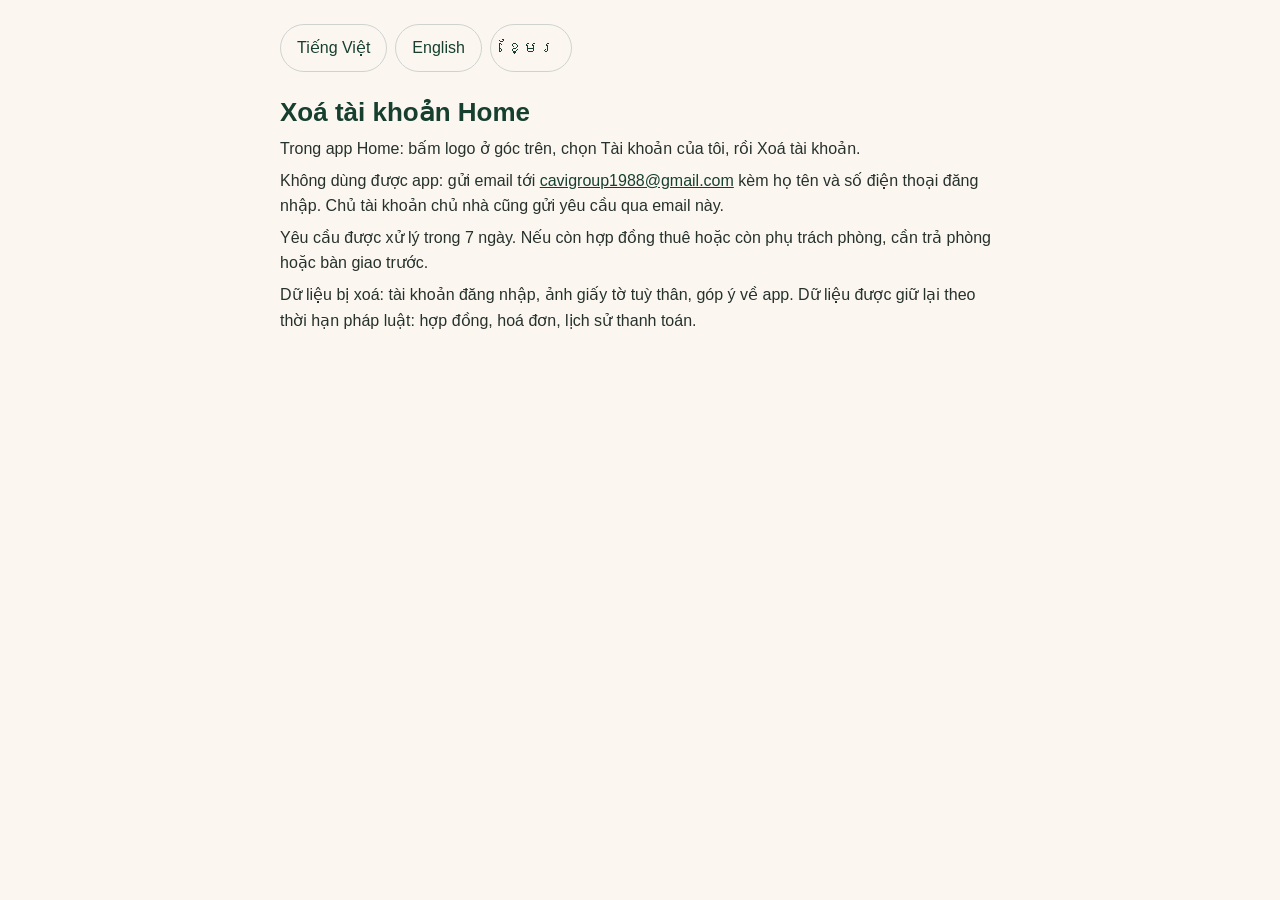
<file: xoa-tai-khoan.html>
<!doctype html><html lang="vi"><head><meta charset="utf-8"><meta name="viewport" content="width=device-width, initial-scale=1"><meta name="color-scheme" content="light">
<style>:root{--moss:#173f2f;--paper:#fbf7f0;--ink:#26312c}body{margin:0;background:var(--paper);color:var(--ink);font:16px/1.6 -apple-system,BlinkMacSystemFont,"Segoe UI",Roboto,"Noto Sans Khmer",sans-serif}
main{max-width:720px;margin:0 auto;padding:24px 16px 48px}h1{color:var(--moss);font-size:26px;line-height:1.25;margin:24px 0 8px}h4{color:var(--moss);font-size:17px;margin:22px 0 4px}p,ul{margin:6px 0}ul{padding-left:20px}a{color:var(--moss)}
nav{display:flex;gap:8px;flex-wrap:wrap}nav a{padding:10px 16px;min-height:24px;border-radius:999px;border:1px solid #cfd3cf;text-decoration:none}nav a.on{background:var(--moss);color:#fff;border-color:var(--moss)}section{display:none}section:target,section.first:not(:has(~section:target)){display:block}</style><title>Home · Xoá tài khoản</title></head><body><main><nav><a href="#vi">Tiếng Việt</a><a href="#en">English</a><a href="#km">ខ្មែរ</a></nav><section id="vi" class="first" lang="vi"><h1>Xoá tài khoản Home</h1><p>Trong app Home: bấm logo ở góc trên, chọn Tài khoản của tôi, rồi Xoá tài khoản.</p><p>Không dùng được app: gửi email tới <a href="mailto:cavigroup1988@gmail.com">cavigroup1988@gmail.com</a> kèm họ tên và số điện thoại đăng nhập. Chủ tài khoản chủ nhà cũng gửi yêu cầu qua email này.</p><p>Yêu cầu được xử lý trong 7 ngày. Nếu còn hợp đồng thuê hoặc còn phụ trách phòng, cần trả phòng hoặc bàn giao trước.</p><p>Dữ liệu bị xoá: tài khoản đăng nhập, ảnh giấy tờ tuỳ thân, góp ý về app. Dữ liệu được giữ lại theo thời hạn pháp luật: hợp đồng, hoá đơn, lịch sử thanh toán.</p></section><section id="en" class="" lang="en"><h1>Delete your Home account</h1><p>In the Home app: tap the logo at the top, choose My account, then Delete account.</p><p>If you cannot use the app, email <a href="mailto:cavigroup1988@gmail.com">cavigroup1988@gmail.com</a> with your full name and sign-in phone number. Owner accounts also use this email.</p><p>Requests are handled within 7 days. If you still have a lease or are responsible for rooms, you must check out or hand over first.</p><p>Deleted: your sign-in account, ID photos, and app feedback. Kept for as long as the law requires: contracts, invoices and payment history.</p></section><section id="km" class="" lang="km"><h1>លុបគណនី Home</h1><p>ក្នុងកម្មវិធី Home៖ ចុចរូបសញ្ញានៅខាងលើ ជ្រើសរើស គណនីរបស់ខ្ញុំ រួច លុបគណនី។</p><p>ប្រសិនបើមិនអាចប្រើកម្មវិធីបាន សូមផ្ញើអ៊ីមែលទៅ <a href="mailto:cavigroup1988@gmail.com">cavigroup1988@gmail.com</a> ដោយភ្ជាប់ឈ្មោះពេញ និងលេខទូរស័ព្ទចូលគណនី។ គណនីម្ចាស់ផ្ទះក៏ប្រើអ៊ីមែលនេះដែរ។</p><p>សំណើត្រូវបានដោះស្រាយក្នុងរយៈពេល ៧ ថ្ងៃ។ ប្រសិនបើនៅមានកិច្ចសញ្ញាជួល ឬនៅទទួលខុសត្រូវបន្ទប់ ត្រូវប្រគល់បន្ទប់ជាមុនសិន។</p><p>ត្រូវលុប៖ គណនីចូល រូបថតឯកសារអត្តសញ្ញាណ និងមតិយោបល់អំពីកម្មវិធី។ រក្សាទុកតាមរយៈពេលដែលច្បាប់តម្រូវ៖ កិច្ចសញ្ញា វិក្កយបត្រ និងប្រវត្តិទូទាត់។</p></section></main></body></html>
</file>
<file: fonts.css>
@font-face {
  font-family: 'Playfair Display';
  font-style: normal;
  font-weight: 700;
  font-display: swap;
  src: url(fonts/playfair-700-vietnamese.woff2) format('woff2');
  unicode-range: U+0102-0103, U+0110-0111, U+0128-0129, U+0168-0169, U+01A0-01A1, U+01AF-01B0, U+0300-0301, U+0303-0304, U+0308-0309, U+0323, U+0329, U+1EA0-1EF9, U+20AB;
}
@font-face {
  font-family: 'Playfair Display';
  font-style: normal;
  font-weight: 700;
  font-display: swap;
  src: url(fonts/playfair-700-latin-ext.woff2) format('woff2');
  unicode-range: U+0100-02BA, U+02BD-02C5, U+02C7-02CC, U+02CE-02D7, U+02DD-02FF, U+0304, U+0308, U+0329, U+1D00-1DBF, U+1E00-1E9F, U+1EF2-1EFF, U+2020, U+20A0-20AB, U+20AD-20C4, U+2113, U+2C60-2C7F, U+A720-A7FF;
}
@font-face {
  font-family: 'Playfair Display';
  font-style: normal;
  font-weight: 700;
  font-display: swap;
  src: url(fonts/playfair-700-latin.woff2) format('woff2');
  unicode-range: U+0000-00FF, U+0131, U+0152-0153, U+02BB-02BC, U+02C6, U+02DA, U+02DC, U+0304, U+0308, U+0329, U+2000-206F, U+20AC, U+2122, U+2191, U+2193, U+2212, U+2215, U+FEFF, U+FFFD;
}
</file>
<file: legacy/styles.css>
*{box-sizing:border-box}body{margin:0;min-height:100vh;background:#ebe5db;font-family:-apple-system,BlinkMacSystemFont,"Segoe UI",sans-serif;color:#121c17;display:grid;place-items:center;padding:20px}.phone{width:min(390px,100%);height:min(844px,calc(100vh - 40px));min-height:650px;border:8px solid #17201d;border-radius:46px;background:#f5eee3;overflow:hidden;box-shadow:0 24px 80px #13251d40;position:relative;display:flex;flex-direction:column}.status{height:42px;display:flex;justify-content:space-between;padding:13px 24px 0;font-size:12px;font-weight:700;flex:none}.island{position:absolute;top:7px;left:50%;transform:translateX(-50%);width:104px;height:27px;border-radius:20px;background:#101614}.content{overflow:auto;flex:1;padding:15px 18px 90px;scrollbar-width:none}.content::-webkit-scrollbar{display:none}.head{display:flex;justify-content:space-between;align-items:center;margin:2px 0 18px}.eyebrow{font-size:10px;font-weight:800;letter-spacing:1.2px;color:#174a37}.title{font-size:28px;font-weight:750;margin:4px 0 0;letter-spacing:-.7px}.greeting-sun{width:19px;height:19px;margin-left:4px;vertical-align:-1px;fill:none;stroke:#d69734;stroke-width:1.8;stroke-linecap:round;stroke-linejoin:round}.bell{border:0;border-radius:50%;width:40px;height:40px;background:#fcf8f3;color:#174a37;font-size:18px;display:grid;place-items:center}.bell svg{width:19px;height:19px;fill:none;stroke:currentColor;stroke-width:1.8;stroke-linecap:round;stroke-linejoin:round}.hero{background:linear-gradient(135deg,#174a37,#388568);border-radius:20px;padding:19px;color:white;box-shadow:0 8px 22px #1c594526}.herotop{font-size:10px;font-weight:750;letter-spacing:1px;color:#cce0d5}.house{font-size:16px;font-weight:650;margin-top:6px}.house-button{display:block;width:100%;padding:0;border:0;background:transparent;color:inherit;text-align:left;font:inherit;cursor:pointer}.property-switch-row{display:flex;align-items:center;justify-content:space-between;gap:10px;margin-top:8px}.property-current{font-size:16px;font-weight:700;line-height:1.25}.property-actions{display:flex;gap:6px;flex:0 0 auto}.property-add-button{background:#fcf8f3;color:#174a37;border-color:#fff}.property-picker-list{display:grid;gap:8px}.property-picker-item{display:flex;align-items:center;justify-content:space-between;gap:12px;width:100%;padding:12px;border:1px solid #e1e9e4;border-radius:12px;background:#fcf8f3;color:#21352c;text-align:left}.property-picker-item small{display:block;color:#748078;margin-top:3px;font-size:11px}.property-label{font-size:9px;letter-spacing:.7px;color:#d7e8df;margin-bottom:3px}.house-button{flex:0 0 auto;padding:7px 10px;border:1px solid #ffffff70;border-radius:10px;background:#ffffff18;color:#fff;font-size:11px;font-weight:700;cursor:pointer}.house-button:after{content:"⌄";margin-left:5px}.money{font-size:33px;font-weight:760;margin-top:19px;letter-spacing:-.5px}.caption{font-size:12px;color:#d3e4db;margin-top:1px}.divider{height:1px;background:#ffffff2b;margin:15px 0 12px}.herobottom{display:flex;justify-content:space-between;font-size:11px;font-weight:600;color:#e2eee7}.metrics{display:grid;grid-template-columns:repeat(3,1fr);gap:9px;margin:13px 0 21px}.metric{border-radius:15px;background:#fcf8f3;padding:12px 11px}.mi{width:31px;height:31px;border-radius:10px;display:grid;place-items:center;font-size:15px;margin-bottom:9px}.orange{color:#c5722b;background:#fbefe1}.red{color:#b83d39;background:#fae9e7}.green{color:#174a37;background:#e4ece3}.mv{font-size:22px;font-weight:750}.ml{font-size:10px;color:#6f746f;margin-top:3px}.section{font-size:18px;font-weight:750;letter-spacing:-.3px;margin:0 0 11px}.sectionrow{display:flex;align-items:center;justify-content:space-between}.count{font-size:11px;color:#174a37;font-weight:700}.list{background:#fcf8f3;border-radius:17px;padding:2px 13px}.row{display:flex;align-items:center;gap:10px;padding:11px 0;border-bottom:1px solid #f1eadf}.row:last-child{border:0}.avatar{width:36px;height:36px;flex:none;border-radius:50%;display:grid;place-items:center;font-size:14px;background:#faeee1;color:#bd6d23}.avatar.red{background:#fae9e7;color:#b83d39}.rowmain{flex:1;min-width:0}.rowtitle{font-size:11px;font-weight:700;white-space:nowrap;overflow:hidden;text-overflow:ellipsis}.rowsub{font-size:9px;color:#bf6825;margin-top:3px}.rightrail{text-align:right;white-space:nowrap}.amount{font-size:11px;font-weight:750}.action{font-size:9px;font-weight:750;color:#174a37;margin-top:4px;background:none;border:0;padding:0}.roomhead{margin:19px 0 10px}.room{display:flex;align-items:center;background:#fcf8f3;border-radius:15px;padding:11px;margin-bottom:8px;gap:10px}.roomicon{width:42px;height:42px;display:grid;place-items:center;border-radius:13px;background:#e4ece3;color:#174a37;font-size:18px}.roominfo{flex:1}.roomname{font-size:12px;font-weight:750}.badge{display:inline-block;font-size:8px;font-weight:700;color:#174a37;background:#e4ece3;border-radius:10px;padding:4px 6px;margin-left:4px}.roomsub{font-size:10px;color:#6f746f;margin-top:4px}.roomamount{font-size:10px;font-weight:750}.tabs{position:absolute;left:0;right:0;bottom:0;z-index:5;height:67px;background:#fcf8f3;border-top:1px solid #ece3d5;display:flex;align-items:center;justify-content:space-around;padding-bottom:5px}.tab{border:0;background:none;color:#83877f;display:flex;flex-direction:column;align-items:center;gap:4px;font-size:9px;font-weight:600}.tab i{font-style:normal;font-size:19px;line-height:19px}.tab.active{color:#174a37}.subpage{display:none}.subpage.active{display:block}.pills{display:grid;grid-template-columns:repeat(4,minmax(0,1fr));gap:4px;margin:18px 0;overflow:visible}.pill{border:0;border-radius:11px;padding:8px 6px;font-size:9px;background:#fcf8f3;color:#6f746f;white-space:nowrap;display:flex;align-items:center;justify-content:space-between;gap:2px;min-width:0}.pill.selected{background:#174a37;color:white}.pill-count{display:inline-grid;place-items:center;min-width:15px;height:15px;padding:0 3px;border-radius:9px;background:#f1eadf;color:#55605a;font-size:8px;font-weight:750;margin-left:2px;flex:none}.pill.selected .pill-count{background:#ffffff30;color:white}.house-inventory-card{width:100%;border:1px solid #e7ece8;border-radius:15px;background:#fcf8f3;padding:12px 14px;margin:0 0 12px;display:flex;align-items:center;justify-content:space-between;gap:12px;text-align:left;color:#121c17;cursor:pointer}.house-inventory-card strong{display:block;font-size:12px}.house-inventory-card small{display:block;margin-top:4px;font-size:10px;line-height:1.4;color:#6f746f}.house-inventory-card .count{flex:none}.outline{width:100%;border:0;border-radius:14px;padding:14px;background:#e4ece3;color:#174a37;font-weight:700;margin-top:12px;font-size:13px}.summary{display:flex;gap:10px;margin:16px 0}.sumcard{background:#fcf8f3;border-radius:15px;padding:14px;flex:1}.sumicon{font-size:15px;color:#174a37}.sumamount{font-size:16px;font-weight:750;margin-top:9px}.sumlabel{font-size:10px;color:#6f746f;margin-top:3px}.entry{display:flex;justify-content:space-between;padding:12px 0;border-bottom:1px solid #f1eadf;font-size:11px}.entry span:last-child{font-weight:750}.report{background:#fcf8f3;border-radius:17px;padding:16px;margin-top:12px}.report h3{font-size:14px;margin:0 0 14px}.report .entry{color:#6f7974}.report .entry.total{color:#18231f;font-weight:700;border-bottom:0;padding-bottom:0}.split{margin-top:16px}.note{font-size:10px;line-height:1.45;color:#6f746f;margin:12px 2px}.modal-overlay{position:fixed;inset:0;background:#11251dcc;display:grid;place-items:center;padding:18px;z-index:10}.modal-sheet{width:min(390px,100%);max-height:calc(100vh - 36px);overflow:auto;background:#fcf8f3;border-radius:22px;padding:21px;box-shadow:0 24px 70px #0003}.modal-head{font-size:20px;font-weight:750;margin-bottom:16px}.room-detail-copy{white-space:pre-line;line-height:1.8;color:#53625b;font-size:13px}.amenity-summary{width:100%;display:flex;align-items:center;justify-content:space-between;border:1px solid #e6dccd;border-radius:12px;background:#f8f3ec;padding:12px;color:#174a37;font-size:13px;font-weight:700}.amenity-panel{display:none;margin-top:9px}.amenity-panel.open{display:block}.amenity-pick{background:#f8f3ec;border:1px solid #e5ebe7;border-radius:12px;padding:8px 11px}.amenity-row{display:flex;align-items:center;justify-content:space-between;gap:10px;padding:6px 0;border-bottom:1px solid #ebe5db}.amenity-row:last-child{border:0}.amenity-row label{margin:0;display:flex;align-items:center;gap:7px;font-size:12px;color:#24332d}.amenity-row input[type=checkbox]{accent-color:#174a37}.amenity-row .qty{width:64px;padding:7px;font-size:12px}.amenity-row .qty:disabled{visibility:hidden}.amenity-custom{display:flex;gap:8px;margin-top:9px}.amenity-custom input{flex:1;min-width:0}.amenity-custom button{border:0;border-radius:10px;background:#e4ece3;color:#174a37;font-weight:700;padding:0 12px}.modal-sheet label{display:block;font-size:11px;color:#6f746f;font-weight:650;margin:12px 0 6px}.modal-sheet input,.modal-sheet select{width:100%;padding:12px;border:1px solid #e6dccd;border-radius:12px;font-size:14px}.modal-actions{display:flex;gap:9px;margin-top:18px}
/* Hàng nút cuối bảng luôn nằm ở đáy: bảng dài (nhiều góp ý, form dài) không phải kéo xuống mới bấm Đóng / Lưu */
.modal-sheet>.modal-actions:last-child{position:sticky;bottom:-21px;z-index:3;background:var(--paper,#fcf8f3);margin-top:8px;margin-bottom:-21px;padding:10px 0 21px}.modal-actions button{flex:1;border:0;border-radius:12px;padding:13px;font-weight:700;background:#f1eadf;color:#3c4b45}.modal-actions .save{background:#174a37;color:white}.tenant-card{background:#fcf8f3;border-radius:17px;padding:15px;margin:10px 0}.tenant-title{font-size:15px;font-weight:750;margin:0 0 10px;display:flex;align-items:center;justify-content:space-between;gap:10px}.tenant-asset-count{flex:none;color:#6f746f;font-size:10px;font-weight:650}.tenant-contract-toggle{margin:10px 0 14px;border:1px solid #dce8df;border-radius:15px;background:#fcf8f3;overflow:hidden}.tenant-contract-toggle summary{display:flex;align-items:center;gap:8px;padding:13px 14px;cursor:pointer;list-style:none}.tenant-contract-toggle summary::-webkit-details-marker{display:none}.tenant-contract-button{font-size:12px;font-weight:750;color:#174a37}.tenant-contract-status{margin-left:auto;font-size:9px;color:#6f746f;background:#f1f4f1;border-radius:10px;padding:4px 7px}.tenant-contract-chevron{font-size:16px;color:#174a37;transition:transform .15s}.tenant-contract-toggle[open] .tenant-contract-chevron{transform:rotate(180deg)}.tenant-contract-content{padding:0 13px 12px;border-top:1px solid #f1eadf}.tenant-contract-content .tenant-title{padding-top:12px}.tenant-kv{display:flex;justify-content:space-between;gap:12px;padding:8px 0;border-bottom:1px solid #f1eadf;font-size:11px}.tenant-kv:last-child{border:0}.tenant-kv span:first-child{color:#6f746f}.tenant-kv strong{text-align:right}.tenant-due{background:linear-gradient(135deg,#174a37,#388568);color:white;border-radius:17px;padding:16px;margin:12px 0}.tenant-due.late{background:linear-gradient(135deg,#9f3834,#bd5146)}.tenant-due small{color:#d4e7dc;font-size:10px}.tenant-due strong{display:block;font-size:25px;margin:5px 0}.tenant-due p{font-size:11px;color:#e0eee6;margin:0}.tenant-actions{display:flex;gap:8px;margin:10px 0}.tenant-actions button{flex:1;border:0;border-radius:12px;padding:12px 8px;background:#e4ece3;color:#174a37;font-weight:700;font-size:11px}.tenant-actions button.primary{background:#174a37;color:white}.tenant-timeline{background:#fcf8f3;border-radius:16px;padding:4px 14px}.tenant-event{display:grid;grid-template-columns:55px 15px 1fr;gap:8px;padding:12px 0;border-bottom:1px solid #f1eadf;font-size:11px}.tenant-event:last-child{border:0}.tenant-date{color:#6f746f;font-size:10px}.tenant-dot{width:9px;height:9px;background:#2e7c5e;border-radius:50%;margin-top:3px;box-shadow:0 0 0 4px #e4ece3}.tenant-event p{margin:4px 0 0;color:#6f746f;line-height:1.45}.tenant-status{display:inline-block;border-radius:10px;background:#e4ece3;color:#174a37;font-size:9px;font-weight:700;padding:4px 7px;margin-top:5px}.tenant-status.alert{background:#fae9e7;color:#b83d39}.tenant-asset{display:flex;justify-content:space-between;padding:8px 0;border-bottom:1px solid #f1eadf;font-size:11px}.tenant-asset:last-child{border:0}.tenant-tabs-note{font-size:10px;color:#6f746f;line-height:1.5;margin:10px 2px}.tenant-priority-alerts:empty{display:none}.tenant-priority-alerts{display:grid;gap:8px;margin:0 0 10px}.tenant-priority-item{display:grid;gap:4px;padding:12px 13px;border-radius:14px;background:#fae9e7;color:#a53c37;border:1px solid #f1d3cf}.tenant-priority-item.expiring{background:#fff4e6;color:#9a5c1c;border-color:#f1dfc8}.tenant-priority-item strong{font-size:12px}.tenant-priority-item span{font-size:10px;line-height:1.4}.tenant-contract-details{padding:0;overflow:hidden}.tenant-contract-details summary{display:flex;justify-content:space-between;align-items:center;gap:10px;padding:14px;cursor:pointer;list-style:none;font-size:12px;font-weight:750}.tenant-contract-details summary::-webkit-details-marker{display:none}.tenant-contract-details summary:after{content:"＋";color:#174a37;font-size:16px}.tenant-contract-details[open] summary:after{content:"−"}.tenant-contract-details summary span:last-child{margin-left:auto;color:#6f746f;font-size:10px;font-weight:650}.tenant-contract-body{padding:0 13px 12px}.tenant-due{margin:0 0 10px}.tenant-history-filter{font-size:10px;color:#6f746f;margin:8px 0}.tenant-report button{background:#174a37;color:white}.saved-data-panel{width:min(800px,calc(100vw - 32px));margin:20px auto 10px;background:#fcf8f3;border-radius:18px;padding:16px;box-shadow:0 12px 40px #13251d12}.saved-data-head{display:flex;align-items:center;justify-content:space-between;gap:12px}.saved-data-title{font-size:14px;font-weight:800}.saved-data-sub{font-size:10px;color:#6f746f;margin:4px 0 12px}.saved-data-actions{display:flex;gap:7px}.saved-data-actions button{border:0;border-radius:9px;padding:8px 10px;background:#e4ece3;color:#174a37;font-size:10px;font-weight:750}.saved-data-actions button.selected{background:#174a37;color:white}.saved-schema-link{border-radius:9px;padding:8px 10px;background:#eef2ef;color:#34443d;text-decoration:none;font-size:10px;font-weight:750}.saved-data-panel pre{max-height:340px;overflow:auto;margin:0;padding:14px;border-radius:12px;background:#101c18;color:#d2e8da;font:10px/1.55 ui-monospace,SFMono-Regular,Menlo,monospace;white-space:pre-wrap;word-break:break-word}.db-table-tabs{display:flex;gap:7px;overflow:auto;padding:2px 0 10px;scrollbar-width:thin}.db-table-tabs button{white-space:nowrap;border:1px solid #dce7df;border-radius:9px;padding:8px 10px;background:#f8f3ec;color:#42534a;font-size:10px;font-weight:700}.db-table-tabs button.selected{background:#174a37;color:white;border-color:#174a37}.db-table-caption{font-size:11px;color:#596860;margin:3px 0 9px}.db-grid-wrap{overflow:auto;border:1px solid #e3e9e5;border-radius:11px}.db-grid{border-collapse:collapse;width:100%;font-size:10px;white-space:nowrap}.db-grid th{background:#edf3ef;color:#395448;text-align:left;font-weight:800}.db-grid th,.db-grid td{padding:9px 10px;border-bottom:1px solid #e8ede9}.db-grid tr:last-child td{border-bottom:0}.db-grid td{color:#33423a}.db-hint{font-size:10px;color:#6f746f;margin-top:9px;line-height:1.5}.manager-ticket{background:#fcf8f3;border:1px solid #f0e4df;border-radius:14px;padding:12px;margin-top:9px}.manager-ticket h4{font-size:12px;margin:0 0 6px}.manager-ticket p{font-size:10px;line-height:1.45;color:#66736d;margin:4px 0}.manager-ticket .ticket-meta{font-size:9px;color:#8a938f}.manager-ticket button{border:0;border-radius:9px;padding:8px 10px;background:#e4ece3;color:#174a37;font-weight:700;font-size:10px;margin-top:7px}.manager-ticket img{width:52px;height:52px;object-fit:cover;border-radius:8px;float:right}
.stage{display:flex;align-items:center;justify-content:center;gap:34px;width:min(760px,100%)}.account-panel{width:280px;flex:none;background:#fcf8f3;border-radius:22px;padding:22px;box-shadow:0 18px 55px #13251d14}.panel-eyebrow{font-size:10px;font-weight:800;letter-spacing:1.2px;color:#174a37}.app-logo{display:inline-block;flex:none;width:34px;height:34px;border-radius:9px;background:#fff url([data-uri]) center/100% no-repeat;box-shadow:0 0 0 1px #dfe6e2}.panel-brand{display:flex;align-items:center;gap:9px;margin-bottom:14px;font-size:17px;font-weight:800;color:#1e4d33}.head-brand{display:flex;align-items:center;gap:10px}.phone .head .app-logo{cursor:pointer;position:relative}.phone .head .app-logo.pw-dot:after{content:"";position:absolute;right:-3px;top:-3px;width:10px;height:10px;border-radius:50%;background:#e2893a;box-shadow:0 0 0 2px #f5eee3}
.phone:has(#loginScreen)>.status{position:relative;z-index:45}.phone:has(#loginScreen)>.island{z-index:45}.login-screen{position:absolute;inset:0;z-index:40;background:#efe4d2 var(--home-photo) center top/cover no-repeat;display:flex;flex-direction:column;align-items:stretch;padding:0 40px 12px;overflow:auto;color:#0f3527;font-family:-apple-system,BlinkMacSystemFont,"SF Pro Text","Segoe UI",sans-serif;color-scheme:light}.login-top{flex:0 1 184px;min-height:58px}
.login-lang{position:absolute;top:57px;right:24px;height:34px;display:flex;align-items:center;border-radius:17px;padding:0 15.5px 0 5px;z-index:1;background:#fcf7f4f2;-webkit-backdrop-filter:blur(12px) saturate(1.1);backdrop-filter:blur(12px) saturate(1.1);border:1px solid #ffffffcc;box-shadow:0 6px 16px #6e50281a,0 1px 2px #6e502812}.login-lang .globe{width:30px;height:30px;border-radius:50%;background:#123d2d;display:grid;place-items:center;margin-right:12px;flex:none}.login-lang .globe svg{width:24px;height:24px}.login-lang button{border:0;background:none;color:#0f3527;font:inherit;font-size:11.7px;font-weight:600;padding:16px 13px;margin:-16px -13px;cursor:pointer;display:flex;align-items:center;gap:3px}.login-lang button svg{width:10px;height:10px}.login-lang button:not(.on){color:#7d8480;font-weight:500}.login-lang i{width:1px;height:15px;background:#cfd3cf;margin:0 13px}
.login-lang-menu{position:absolute;top:96px;right:24px;z-index:2;min-width:150px;border-radius:16px;padding:6px;background:#fcf7f4f2;-webkit-backdrop-filter:blur(12px) saturate(1.1);backdrop-filter:blur(12px) saturate(1.1);border:1px solid #ffffffcc;box-shadow:0 6px 16px #6e50281a,0 1px 2px #6e502812}.login-lang-menu button{display:flex;justify-content:space-between;align-items:center;width:100%;min-height:44px;border:0;background:none;border-radius:11px;padding:0 12px;font:inherit;font-size:12.5px;font-weight:600;color:#0f3527;cursor:pointer;text-align:left}.login-lang-menu button.on{background:#e8efe9}.login-lang-menu small{color:#6b706d;font-weight:600}
.login-brand{text-align:center;position:relative}.login-brand .app-logo{width:101px;height:100px;border-radius:22px;background-size:100%;box-shadow:0 12px 30px #6e502824,0 2px 6px #6e502812;display:block;margin:0 auto}.login-brand h1{margin:-3px 0 0;font-family:"Playfair Display",ui-serif,"New York",Georgia,serif;font-size:51px;font-weight:700;line-height:56px;letter-spacing:-2.8px;color:#0f3527;text-shadow:0 0 10px #ffffffb3,0 0 22px #ffffff80;position:relative}.login-brand h1:before{content:"";position:absolute;left:50%;top:-4px;width:270px;height:96px;transform:translateX(-50%);background:radial-gradient(closest-side,#ffffffd9 0%,#ffffffa6 45%,#ffffff40 75%,#fff0 100%);filter:blur(6px);z-index:-1;pointer-events:none}.login-brand p{margin:2px 0 0;font-size:12px;font-weight:400;line-height:14px;letter-spacing:2.25px;color:#1b2722}.login-brand hr{width:23px;border:0;border-top:1.3px solid #0f3527;margin:15px auto 0}
.login-card{margin-top:42.5px}.login-field{display:flex;align-items:center;height:49px;border-radius:25px;padding:0 7px 0 0;margin-bottom:9px;background:#fcf7f4f2;-webkit-backdrop-filter:blur(12px) saturate(1.1);backdrop-filter:blur(12px) saturate(1.1);border:1px solid #ffffffcc;box-shadow:0 6px 16px #6e50281a,0 1px 2px #6e502812}.login-field:focus-within{border-color:#174a378c}.login-field>svg{width:27px;height:27px;flex:none;margin:0 18px 0 13px}.login-field>div{flex:1;min-width:0;display:flex;flex-direction:column;gap:4px}.login-field label{font-size:10px;font-weight:600;color:#121c17;line-height:12px}.login-row{display:flex;align-items:center;gap:6px}.login-field input{flex:1;min-width:0;border:0;background:none;font:inherit;font-size:10.2px;color:#121c17;padding:0;outline:none;width:100%;line-height:12.5px;height:12.5px}.login-field input::placeholder{color:#8a8f8c}.login-cc{border:0;background:none;font:inherit;font-size:10.2px;font-weight:600;color:#121c17;padding:16px 6px 16px 0;margin:-16px 0;border-right:1px solid #d8d6d1;cursor:pointer;display:flex;align-items:center;gap:2px;white-space:nowrap;line-height:12.5px}.login-cc svg{width:8px;height:8px}.login-field>button{border:0;background:none;width:44px;height:44px;margin:0 -6px;cursor:pointer;display:grid;place-items:center;flex:none}.login-field>button svg{width:20px;height:20px}
.login-error{background:#fdeceaf0;color:#a3221b;border-radius:14px;padding:9px 14px;font-size:11px;line-height:1.4;margin:0 0 9px}.login-submit{width:100%;height:45px;margin-top:15px;border:0;border-radius:23px;background:radial-gradient(130% 170% at 30% -30%,#1d5c45 0%,#073a2a 42%,#032f22 70%);color:#fff;font:inherit;font-size:15.5px;font-weight:500;display:flex;align-items:center;justify-content:center;position:relative;cursor:pointer;box-shadow:0 10px 22px #032f2245,inset 0 1px 0 #ffffff24}.login-submit>svg{position:absolute;right:24px;width:18px;height:18px}.login-submit:active{transform:scale(.99)}.login-submit:disabled{cursor:default}.login-spin{width:18px;height:18px;border-radius:50%;border:2.2px solid #ffffff59;border-top-color:#fff;animation:loginSpin .8s linear infinite}@keyframes loginSpin{to{transform:rotate(360deg)}}
.login-forgot{display:block;margin:-3px auto -16px;border:0;background:none;color:#0f3527;font:inherit;font-size:10.3px;font-weight:600;text-decoration:underline;text-decoration-thickness:1px;text-underline-offset:3px;cursor:pointer;padding:16px 14px}.login-help{border-radius:14px;padding:9px 12px;font-size:10.5px;line-height:1.45;margin-top:10px;text-align:center;color:#24392f;background:#fcf7f4f2;-webkit-backdrop-filter:blur(12px) saturate(1.1);backdrop-filter:blur(12px) saturate(1.1);border:1px solid #ffffffcc;box-shadow:0 6px 16px #6e50281a,0 1px 2px #6e502812}
.login-pick-title{font-size:11px;font-weight:600;color:#121c17;margin:0 4px 9px;text-align:center}.login-pick{display:grid;gap:9px;margin-bottom:9px}.login-pick button{display:flex;justify-content:space-between;align-items:center;height:49px;border-radius:25px;padding:0 20px;font:inherit;font-size:12px;font-weight:600;color:#121c17;cursor:pointer;text-align:left;background:#fcf7f4f2;-webkit-backdrop-filter:blur(12px) saturate(1.1);backdrop-filter:blur(12px) saturate(1.1);border:1px solid #ffffffcc;box-shadow:0 6px 16px #6e50281a,0 1px 2px #6e502812}.login-pick small{color:#6b706d;font-weight:500}.login-back{display:block;margin:2px auto 0;height:36px;padding:0 18px;border-radius:18px;border:1px solid #0f352740;background:#ffffffb3;color:#0f3527;font:inherit;font-size:11.5px;font-weight:600;cursor:pointer}
.login-foot{margin:37px auto 0;max-width:200px;text-align:center;font-size:8.5px;line-height:13.6px;color:#26312c;text-shadow:0 0 6px #f7f0e4,0 0 12px #f7f0e4}.login-foot svg{width:25.5px;height:25.5px;display:block;margin:0 auto 4px}.login-foot strong{display:block;font-size:9.7px;font-weight:500;line-height:13px;color:#121c17;margin-bottom:3px}.login-legal{margin:8px auto 0;display:flex;align-items:center;height:20px;padding:0 6px;border-radius:10px;background:#fcf7f4b3;-webkit-backdrop-filter:blur(8px);backdrop-filter:blur(8px)}.login-legal button{border:0;background:none;font:inherit;font-size:8.5px;color:#26312c;text-decoration:underline;text-underline-offset:2px;padding:17px 4px;margin:-17px 0;white-space:nowrap;cursor:pointer}.login-legal span{font-size:8.5px;color:#6b706d}
.login-screen.lang-km .login-field label{font-size:11px;line-height:14px}.login-screen.lang-km .login-field input{font-size:11.5px;line-height:16px;height:16px}.login-screen.lang-km .login-field>div{gap:1px}.login-screen.lang-km .login-error,.login-screen.lang-km .login-help{font-size:12px;line-height:1.6}.login-screen.lang-km .login-forgot{font-size:11.5px}.login-screen.lang-km .login-foot{font-size:9.5px;line-height:15px}.login-screen.lang-km .login-foot strong{font-size:10.5px;line-height:15px}.login-screen.lang-km .login-legal button{font-size:9.5px}
.login-screen.compact .login-brand .app-logo{width:78px;height:77px;border-radius:17px}.login-screen.compact .login-brand h1{font-size:42px;line-height:48px;letter-spacing:-2.3px}.login-screen.compact .login-card{margin-top:28px}.login-screen.compact .login-foot{margin-top:22px}
.legal-sheet{max-width:390px;overflow-y:auto;overscroll-behavior:contain;touch-action:pan-y}.legal-sheet .modal-actions{position:sticky;bottom:-16px;background:var(--paper,#fff);padding:10px 0 2px}.legal-sheet h4{font-size:14px;margin:14px 0 4px;color:#173f2f}.legal-sheet p,.legal-sheet li{font-size:13px;line-height:1.55;color:#33413a;margin:0}.legal-sheet ul{padding-left:18px;margin:4px 0}.legal-draft{display:inline-block;background:#fff4e2;color:#a7651e;border-radius:8px;padding:3px 8px;font-size:11px;font-weight:700;margin-bottom:6px}
.delete-box{margin-top:14px;padding-top:12px;border-top:1px solid #f1eadf}.delete-box p{font-size:11.5px;color:#6f746f;line-height:1.5;margin:6px 0 0}.user-delete{width:100%;border:0;background:none;color:#b3261e;font-weight:700;font-size:13px;padding:12px;cursor:pointer;text-decoration:underline;text-underline-offset:3px}
.panel-login-tools{margin-top:14px;padding-top:12px;border-top:1px solid #f1eadf}.panel-login-tools button{width:100%;border:1px solid #d4e0d3;background:#fcf8f3;color:#174a37;border-radius:12px;padding:10px;font:inherit;font-size:12px;font-weight:800;cursor:pointer}.panel-login-tools p{font-size:10.5px;line-height:1.5;color:#6f746f;margin:8px 0 0}
.pw-box{background:#f4f8f5;border-radius:14px;padding:12px;margin:12px 0;font-size:13px;line-height:1.6}.pw-box strong{font-size:18px;letter-spacing:1px;color:#1e4d33}.pw-row{display:flex;gap:8px;align-items:stretch}.pw-row input{flex:1;min-width:0;font-size:18px;letter-spacing:1px}.pw-row .pw-gen{flex:none;width:auto;margin:0;border:1px solid #d4e0d3;background:#fcf8f3;color:#174a37;border-radius:12px;padding:0 12px;font:inherit;font-size:12px;font-weight:800;cursor:pointer;white-space:nowrap}
.user-pw{width:100%;margin-top:10px;border:1px solid #d4e0d3;background:#fcf8f3;color:#174a37;border-radius:12px;padding:12px;font-weight:700;font-size:12px;cursor:pointer}.panel-title{font-size:21px;font-weight:760;margin:7px 0 6px;letter-spacing:-.4px}.panel-copy{font-size:12px;line-height:1.5;color:#6f746f;margin:0 0 17px}.select-label{display:block;font-size:9px;font-weight:800;letter-spacing:1px;color:#6f746f;margin:0 0 7px}.account-select{width:100%;appearance:auto;border:1px solid #e6dccd;border-radius:13px;background:#f8f3ec;padding:12px 11px;color:#121c17;font:600 13px -apple-system,BlinkMacSystemFont,"Segoe UI",sans-serif}.account-select:focus{outline:2px solid #174a37;outline-offset:1px}.account{display:flex;align-items:center;gap:11px;width:100%;text-align:left;border:1px solid #ebe5db;border-radius:15px;background:#fcf8f3;padding:11px;margin:8px 0;cursor:pointer;color:#121c17}.account.active{border-color:#174a37;background:#f1f7f3;box-shadow:0 0 0 1px #174a37 inset}.account-avatar{width:39px;height:39px;border-radius:13px;background:#e4ece3;color:#174a37;display:grid;place-items:center;font-size:17px;flex:none}.account-name{font-size:12px;font-weight:750}.account-role{font-size:10px;color:#6f746f;margin-top:3px}.role-label{display:inline-block;margin-top:11px;font-size:10px;color:#174a37;background:#e4ece3;border-radius:10px;padding:6px 9px;font-weight:700}@media(max-width:700px){body{padding:12px}.stage{flex-direction:column-reverse;gap:12px}.account-panel{width:min(390px,100%);padding:15px}.panel-copy{margin-bottom:10px}}
.property-context{display:flex;align-items:center;justify-content:space-between;gap:10px;padding:11px 13px;margin:12px 0;background:#fcf8f3;border:1px solid #e7ece8;border-radius:14px;box-shadow:0 3px 12px #183a2610}.property-context-label{font-size:10px;color:#758078;font-weight:650;margin-bottom:3px}.property-select-button{display:flex;align-items:center;gap:10px;padding:0;border:0;background:transparent;color:#0f3527;text-align:left;font-size:14px;font-weight:750;cursor:pointer}.property-select-button:after{content:"⌄";color:#174a37;font-size:15px}.property-select-button.fixed-property{cursor:default}.property-select-button.fixed-property:after{content:none}.property-current{display:block;font-size:14px;font-weight:750;line-height:1.25}.property-context-hint{font-size:11px;color:#267054;font-weight:650;white-space:nowrap}.property-context{position:relative}.property-dropdown{position:absolute;z-index:30;top:calc(100% + 6px);left:0;right:0;padding:10px;background:#fcf8f3;border:1px solid #e3eae5;border-radius:14px;box-shadow:0 12px 28px #1b34252b}.property-dropdown-title{font-size:11px;font-weight:750;color:#6e7c73;padding:3px 5px 8px}.property-dropdown .property-picker-item{margin-bottom:6px}.property-add-inline{width:100%;padding:10px 8px;border:0;border-top:1px solid #edf0ee;background:#fcf8f3;text-align:left;color:#174a37;font-size:12px;font-weight:750;cursor:pointer}.tenant-property-label{display:inline-block;margin-left:5px;color:#174a37;font-size:11px;font-weight:700}.tenant-property-caption{margin-top:3px;color:#174a37;font-size:11px;font-weight:650}
.management-overview{margin:12px 0 16px;padding:16px;border:1px solid #e1ebe5;border-radius:20px;background:linear-gradient(145deg,#fff 0%,#f8fbf9 100%);box-shadow:0 8px 24px rgba(23,48,38,.07)}
.management-overview-head{display:flex;justify-content:space-between;align-items:center;gap:10px;margin-bottom:12px;position:relative}.phone-cc-row{display:flex;gap:8px;align-items:stretch}.phone-cc-row select{flex:0 0 100px;width:100px;min-width:0}.phone-cc-row input{flex:1;min-width:0}.property-context-inline{position:relative;flex:0 0 auto;padding:0;margin:0;background:transparent;border:0;box-shadow:none}.property-context-inline[hidden]{display:none}.property-context-inline .property-context-label,.property-context-inline .property-context-hint{display:none}.property-context-inline .property-select-button{padding:6px 8px;border:1px solid #e3ebe6;border-radius:9px;background:#f5f9f6;font-size:10px}.property-context-inline .property-current{font-size:10px;font-weight:750}.property-context-inline .property-dropdown{left:auto;right:0;width:min(280px,calc(100vw - 76px))}#rooms .head{position:relative}#workCenter{margin-top:4px}.handover-notes{white-space:pre-line;line-height:1.8;color:#53625b;font-size:13px}#handoverMismatchNote{width:100%;min-height:64px;box-sizing:border-box}.manager-checks{display:grid;grid-template-columns:1fr 1fr;gap:6px;margin:4px 0 2px}.manager-checks .user-check{margin:0}.fin-views{display:grid;grid-template-columns:repeat(3,1fr);gap:4px;background:#e9efeb;border-radius:12px;padding:3px;margin:0 0 10px}.fin-views button{border:0;border-radius:9px;padding:8px 4px;background:none;font-size:12px;font-weight:700;color:#55605a;font-family:inherit;cursor:pointer}.fin-views button.selected{background:#fcf8f3;color:#0f3527;box-shadow:0 1px 3px #0001}.settle-month{display:flex;align-items:center;justify-content:space-between;margin:0 0 8px}.settle-month strong{font-size:15px}.settle-month button{border:0;background:#fcf8f3;border-radius:9px;width:32px;height:32px;font-size:16px;cursor:pointer}.settle-month button:disabled{opacity:.3}.settle-steps{display:grid;grid-template-columns:repeat(4,minmax(0,1fr));gap:4px;margin:0 0 10px}@media (max-width:380px){.settle-steps span{padding:4px 2px!important;font-size:9.5px!important;overflow-wrap:anywhere}}.settle-steps span{text-align:center}.settle-steps span{flex:none;font-size:10px;font-weight:700;border-radius:8px;padding:4px 7px;background:#f1eadf;color:#80877f}.settle-steps .done{background:#e4ece3;color:#174a37}.settle-steps .now{background:#174a37;color:#fff}.settle-table{background:#fcf8f3;border:1px solid #e4ece3;border-radius:12px;padding:4px 8px;margin:8px 0}.st-row{display:grid;grid-template-columns:1.3fr repeat(4,1fr);gap:4px;align-items:center;padding:6px 0;border-top:1px solid #f1eadf;font-size:11px;text-align:right}.st-row:first-child{border-top:0}.st-row>span:first-child{text-align:left;font-weight:700;font-size:12px}.st-row small{display:block;font-size:10px;font-weight:500;color:#6f746f}.st-head span{font-size:10px;color:#6f746f;font-weight:700}.st-row b{font-size:12px}.settle-person{background:#fcf8f3;border:1px solid #e4ece3;border-radius:12px;padding:10px;margin:8px 0}.settle-person-head{display:flex;justify-content:space-between;gap:8px;align-items:baseline;margin-bottom:4px}.settle-person-head strong{font-size:14px}.settle-person-head span{font-size:11px;color:#6f746f;text-align:right}.settle-kv{display:flex;justify-content:space-between;gap:10px;padding:4px 0;font-size:12px;color:#55605a}.settle-kv b{color:#0f3527;white-space:nowrap}.settle-kv.total{border-top:1px solid #f1eadf;margin-top:2px;padding-top:6px;font-weight:700;color:#0f3527}.settle-kv .pos,.settle-kv.total b{color:#174a37}.neg{color:#b83d39!important}.settle-status{font-size:11px;color:#6f746f;margin-top:6px}.settle-actions{display:flex;gap:6px;margin-top:8px}.settle-btn,.settle-main{border:0;border-radius:10px;padding:10px;background:#174a37;color:#fff;font-weight:700;font-size:12px;font-family:inherit;cursor:pointer;flex:1}.settle-main{width:100%;margin:6px 0}.settle-locked{font-size:12px;color:#174a37;background:#e4ece3;border-radius:10px;padding:9px;margin:8px 0}.rd-sheet .modal-head{display:flex;align-items:center;gap:8px;flex-wrap:wrap;font-size:20px;margin-bottom:12px}.rd-status{font-size:11px;font-weight:700;border-radius:9px;padding:3px 8px;background:#f1eadf;color:#55605a}.rd-status.dot-payment{background:#e4ece3;color:#174a37}.rd-status.dot-repair{background:#fdecec;color:#b83d39}.rd-status.dot-expense{background:#fff4e2;color:#a7651e}.rd-facts{display:grid;grid-template-columns:1fr 1fr;gap:6px;margin-bottom:12px}.rd-facts div{background:#f8f3ec;border:1px solid #e4ece3;border-radius:12px;padding:8px 10px}.rd-facts span{display:block;font-size:11px;color:#6f746f}.rd-facts strong{display:block;font-size:14px;font-weight:800;color:#0f3527;margin-top:2px}.rd-section{border-top:1px solid #f1eadf;padding:10px 0}.rd-title{font-size:13px;font-weight:800;color:#0f3527;margin:0 0 6px;cursor:default}summary.rd-title{cursor:pointer;list-style:none;display:flex;justify-content:space-between}summary.rd-title::-webkit-details-marker{display:none}summary.rd-title:after{content:'›';color:#83877f;transform:rotate(90deg);transition:.15s}details[open]>summary.rd-title:after{transform:rotate(270deg)}.rd-sub{font-size:11px;color:#6f746f;margin:8px 0 4px}.rd-section .report{margin:0;padding:8px 10px;border-radius:12px}.rd-section .entry{padding:6px 0;font-size:12px}.rd-section .note{font-size:11px;margin:6px 0}.rd-section select{margin-top:6px}.rd-assets{display:flex;flex-direction:column}.rd-asset{display:grid;grid-template-columns:auto 1fr auto;align-items:center;column-gap:8px;padding:6px 0;border-top:1px solid #f1eadf;font-size:12px}.rd-asset:first-child{border-top:0}.rd-asset img{width:28px;height:28px;object-fit:cover;border-radius:6px}.rd-asset-name{grid-column:2;font-weight:700;color:#121c17}.rd-asset-name small{font-weight:600;color:#6f746f;margin-left:3px}.rd-chip{grid-column:3;font-size:10px;font-weight:800;border-radius:8px;padding:3px 7px;white-space:nowrap}.rd-chip.ok{background:#e4ece3;color:#174a37}.rd-chip.bad{background:#fdecec;color:#b83d39}.rd-chip.wait{background:#fff4e2;color:#a7651e}.rd-foot{font-size:11px;color:#6f746f;margin:6px 0 0}.rd-bad-count{font-style:normal;font-size:11px;color:#b83d39;margin-left:4px}.rd-asset-qty{grid-column:3;font-weight:700;color:#55605a}.rd-asset-note{grid-column:2/4;font-size:11px;color:#6f746f}.rd-hint{font-size:11px;color:#a7651e;background:#fff8ec;border-radius:9px;padding:7px 9px;margin:0 0 6px}.rd-section #createRoomContract,.rd-section #approveRoomContract{width:100%;border:0;border-radius:10px;padding:9px;margin-top:8px;font-weight:700;font-size:12px;font-family:inherit;cursor:pointer}.rd-section #createRoomContract{background:#e4ece3;color:#174a37}.rd-sheet .modal-actions button:disabled{opacity:.45;cursor:not-allowed}.rd-people .entry:has(select)>span{display:none}.rd-people .entry:has(select){display:block}.rd-repair{color:#b83d39;background:#fdecec;margin:-4px 0 8px}.rd-asset-meta{grid-column:2/4;font-size:11px;color:#55605a}.rd-asset-meta u{color:#174a37;text-decoration:none;font-weight:700;cursor:pointer}.rd-broken{color:#b83d39;font-weight:800}.rd-asset-history{grid-column:2/4;margin-top:4px;padding:6px 8px;background:#f8f3ec;border-radius:8px;font-size:11px;color:#55605a}.rd-asset-history div{padding:2px 0}.rd-asset-history span{color:#6f746f;margin-right:6px}.rd-asset[data-asset-row]{cursor:pointer}.asset-add{display:flex;gap:6px;margin-top:6px}.asset-add[hidden]{display:none}.rp-units{display:grid;grid-template-columns:1fr 1fr;gap:8px;margin-top:8px}.rp-units[hidden]{display:none}.rp-unit{display:flex;flex-direction:column;justify-content:flex-start;align-self:start;text-align:left;padding:6px;border:1.5px solid #e6dccd;border-radius:12px;background:#fff;font:inherit;color:inherit}.rp-unit.on{border-color:#174a37;background:#f1f6f2}.rp-unit img,.rp-unit .rp-nophoto{display:block;width:100%;height:84px;object-fit:cover;border-radius:8px;background:#f4efe7}.rp-unit .rp-nophoto{display:flex;align-items:center;justify-content:center;font-size:11px;color:#8a8f8a}.rp-unit b{display:block;font-size:13px;margin-top:5px}.rp-unit small{display:block;font-size:11px;color:#6f746f;line-height:1.35;margin-top:2px}.rp-units.one{grid-template-columns:1fr}.rp-units.one .rp-unit{flex-direction:row;gap:10px;align-items:center}.rp-units.one .rp-unit img,.rp-units.one .rp-unit .rp-nophoto{width:84px;height:64px;flex:none}.rp-units.one .rp-unit b{margin-top:0}.asset-add input{flex:1}.modal-sheet .asset-add button{flex:none;border:0;border-radius:12px;padding:0 14px;background:#174a37;color:#fff;font-weight:700;font-family:inherit;cursor:pointer}.asset-add-error{color:#b83d39;font-size:12px;margin:6px 0 0}.repair-free{margin-top:8px!important}.confirm-card{border:1px solid #f1e8d7;background:#fffaf1}.confirm-item{padding:8px 0;border-top:1px solid #f1e8d7}.confirm-item:first-of-type{border-top:0}.confirm-item strong{display:block;font-size:13px}.confirm-item small{display:block;font-size:11px;color:#6f746f;margin-top:2px}.confirm-actions{display:flex;gap:6px;margin-top:8px}.confirm-actions button,.confirm-reason button{flex:1;border:0;border-radius:10px;padding:9px;font-weight:700;font-size:12px;font-family:inherit;background:#f1eadf;color:#3c4b45;cursor:pointer}.confirm-actions .ok{background:#174a37;color:#fff}.confirm-reason{display:flex;flex-direction:column;gap:6px;margin-top:8px}.confirm-reason[hidden]{display:none}.confirm-reason input{border:1px solid #e6dccd;border-radius:10px;padding:9px;font-size:12px;font-family:inherit}.confirm-reason button{background:#b83d39;color:#fff}.history-amount{flex:none;font-size:13px;font-weight:800;color:#b83d39;white-space:nowrap}.history-amount.muted{font-size:11px;font-weight:600;color:#83877f}.fin-limit{display:flex;justify-content:space-between;align-items:center;gap:8px;font-size:11px;color:#6f746f;margin:2px 2px 0}.fin-limit button{flex:none;border:0;background:none;color:#174a37;font-weight:700;font-size:11px;font-family:inherit;cursor:pointer}.fin-amount.rejected{text-decoration:line-through;opacity:.45}.rd-kv div{display:flex;justify-content:space-between;gap:10px;padding:6px 0;border-top:1px solid #f1eadf;font-size:12px}.rd-kv div:first-child{border-top:0}.rd-kv span{color:#6f746f;flex:none}.rd-kv strong{text-align:right;font-weight:600;color:#121c17}.confirm-overlay{z-index:40}.confirm-sheet{max-width:340px}.confirm-text{font-size:13px;line-height:1.5;color:#55605a;margin:0}.modal-actions .save.danger{background:#b83d39}#rooms.room-browser-on > .head,#rooms.room-browser-on > .pills,#rooms.room-browser-on > .house-inventory-card,#rooms.room-browser-on > .room,#rooms.room-browser-on > .outline,#rooms.room-browser-on > #emptyPropertyRooms,#rooms.room-browser-on > #managerAccessNote{display:none!important}.rb-head{display:flex;align-items:flex-end;justify-content:space-between;gap:10px;margin:2px 0 10px}.rb-head .eyebrow{font-size:11px}.rb-title{font-size:24px;font-weight:750;letter-spacing:-.5px;color:#0f3527;margin-top:4px}.rb-add{flex:none;border:0;border-radius:10px;background:#174a37;color:#fff;font-weight:700;font-size:11px;padding:8px 11px;font-family:inherit;cursor:pointer}.rb-table{margin:0 0 8px}.ht-num.selected{background:#e4ece3!important;color:#174a37!important;box-shadow:inset 0 0 0 1.5px #174a37}.ht-row.picked .ht-name{color:#174a37}.ht-total .ht-name{font-size:11px;font-weight:800;color:#55605a}.ht-row.ht-total{padding:5px 0 0}.ht-total .ht-name{padding:0;line-height:13px}.ht-total .ht-num{font-size:11px;font-weight:800;color:#55605a;padding:0;line-height:13px}.ht-total .ht-num.selected{padding:2px 0;margin:-2px 0}.rb-side{flex:0 1 48%;min-width:0;display:flex;flex-direction:column;align-items:flex-end;gap:5px}.rb-side input{width:100%;box-sizing:border-box;border:1px solid #e6dccd;border-radius:10px;padding:7px 9px;font-size:12px;font-family:inherit;background:#fcf8f3}.rb-head>div:first-child{min-width:0}.rb-title{white-space:nowrap;overflow:hidden;text-overflow:ellipsis}.rb-tools input{flex:1;min-width:0;border:1px solid #e6dccd;border-radius:10px;padding:8px 10px;font-size:12px;font-family:inherit;background:#fcf8f3}.rb-link{flex:none;border:0;background:none;color:#174a37;font-weight:700;font-size:11px;font-family:inherit;cursor:pointer;padding:0}.rb-status{font-size:10px;font-weight:800;letter-spacing:1px;color:#6f746f;margin:10px 2px 5px}.rb-status:first-child{margin-top:2px}.rb-row .work-title small{font-size:11px;font-weight:500;color:#6f746f}.rb-rent{flex:none;font-size:13px;font-weight:750;color:#0f3527}.rb-house{width:100%;display:flex;align-items:baseline;justify-content:space-between;gap:8px;border:0;background:none;padding:10px 2px 5px;font:inherit;cursor:pointer;text-align:left}.rb-house span{font-size:13px;font-weight:800;color:#0f3527}.rb-house small{font-size:11px;color:#6f746f}.rb-choose{width:100%;border:0;background:#fcf8f3;font:inherit;text-align:left}#managementOverview.house-table-wrap{padding:8px 10px;margin:8px 0 12px}.ht-grid{display:grid;grid-template-columns:minmax(0,1fr) repeat(4,38px);align-items:center;column-gap:3px}.ht-grid.mine{grid-template-columns:minmax(0,1fr) repeat(4,34px) 50px}.ht-head span{font-size:10px;font-weight:700;color:#6f746f;text-align:center;padding-bottom:4px}.ht-head .ht-mine-head{color:#174a37}.ht-row{border-top:1px solid #f1eadf;padding:3px 0}.ht-name{display:flex;align-items:center;gap:5px;min-width:0;border:0;background:none;padding:4px 0;text-align:left;font:inherit;font-size:14px;font-weight:800;color:#0f3527;cursor:pointer}.ht-name span{white-space:nowrap;overflow:hidden;text-overflow:ellipsis}.ht-name em{flex:none;font-style:normal;font-size:10px;font-weight:800;color:#fff;background:#d18a2c;border-radius:8px;min-width:16px;height:16px;line-height:16px;text-align:center;padding:0 4px}.ht-num{border:0;background:none;border-radius:8px;padding:5px 0;font-size:14px;font-weight:750;color:#0f3527;text-align:center;font-family:inherit;cursor:pointer}.ht-num:active{background:#eef4f0}.ht-num.vacant{color:#a7651e}.ht-num.repair{color:#b83d39}.ht-num.mine{background:#e4ece3;color:#174a37}.ht-num.mine.empty{color:#9fb3a8;cursor:default}.ht-total{border-top:1px solid #d9e3dd;padding-top:5px;margin-top:2px}.ht-total span{font-size:11px;font-weight:800;color:#55605a;text-align:center}.ht-total span:first-child{text-align:left}.ht-total .mine{color:#174a37}.ht-add{border:0;background:none;color:#174a37;font-weight:700;font-size:11px;padding:0 0 4px;font-family:inherit;cursor:pointer;text-align:left;justify-self:start;white-space:nowrap}#finance .head{position:relative}#finance .head .property-dropdown{left:0;right:auto}#financePropertyTitle.management-house-picker{font-size:24px;font-weight:750;letter-spacing:-.5px}#financePropertyTitle.management-house-picker:after{font-size:14px;vertical-align:3px}#finance .head .eyebrow{font-size:11px}.fin-summary{display:grid;grid-template-columns:1fr 1fr;gap:6px;margin:4px 0 6px}.fin-card{background:#fcf8f3;border:1px solid #e4ece3;border-radius:12px;padding:8px 10px;display:flex;flex-direction:column;gap:2px}.fin-card span{font-size:11px;color:#6f746f}.fin-card strong{font-size:14px;font-weight:800;color:#0f3527}.fin-card strong.income{color:#174a37}.fin-card strong.expense{color:#b83d39}.fin-card strong.waiting{color:#a7651e}.fin-balance{display:flex;justify-content:space-between;align-items:center;background:#f2f8f4;border:1px solid #deebe2;border-radius:12px;padding:8px 10px;font-size:11px;color:#55605a;margin-bottom:4px}.fin-balance strong{font-size:15px;color:#0f3527}.fin-pills{margin:10px 0 8px}.fin-row .work-sub{white-space:normal;display:-webkit-box;-webkit-line-clamp:2;-webkit-box-orient:vertical}.fin-row .work-title{white-space:normal;display:-webkit-box;-webkit-line-clamp:2;-webkit-box-orient:vertical}#roomListTitle.management-house-picker,#usersPropertyTitle.management-house-picker,#financePropertyTitle.management-house-picker{font-size:24px;letter-spacing:-.5px}.pill{font-size:10px}.fin-amount{flex:none;font-size:13px;font-weight:800;white-space:nowrap}.fin-amount.income{color:#174a37}.fin-amount.expense{color:#b83d39}.fin-amount.pending{opacity:.55}#approveRoomContract{width:100%;border:0;border-radius:12px;padding:13px;margin-top:12px;background:#174a37;color:#fff;font-weight:700;font-size:13px;font-family:inherit;cursor:pointer}.work-section{margin-top:14px}.work-head{display:flex;align-items:center;justify-content:space-between;font-size:15px;font-weight:800;color:#0f3527;letter-spacing:-.2px;margin:0 2px 6px}.work-count{font-size:11px;font-weight:700;color:#174a37;background:#e4ece3;border-radius:9px;padding:2px 8px}.work-list{background:#fcf8f3;border:1px solid #e4ece3;border-radius:14px;overflow:hidden}.work-row{display:flex;align-items:center;gap:8px;padding:8px 10px;border-top:1px solid #f1eadf;cursor:pointer}.work-row:first-child{border-top:0}.work-row:active{background:#f4faf6}.work-dot{width:8px;height:8px;border-radius:50%;flex:none;background:#80877f}.work-dot.dot-repair{background:#b83d39}.work-dot.dot-payment{background:#174a37}.work-dot.dot-handover{background:#3c6fb0}.work-dot.dot-contract{background:#7a4fb0}.work-dot.dot-room{background:#a7651e}.work-dot.dot-expense{background:#c58a1a}.work-dot.dot-user{background:#55605a}.work-dot.dot-manager{background:#3c6fb0}.dot-feedback{background:#2f7d7a}.hi-item{display:flex;gap:10px;align-items:center;padding:7px 0;border-top:1px solid #ebe5db}.hi-item img,.hi-nophoto{flex:none;width:52px;height:52px;border-radius:10px;object-fit:cover;background:#efe9df;cursor:zoom-in}.hi-nophoto{display:grid;place-items:center;font-size:9px;color:#8a8f8a;text-align:center;cursor:default}.hi-item strong{display:block;font-size:13px}.hi-item small{display:block;font-size:11px;color:#6f746f}.hi-item.bad small{color:#b83d39;font-weight:650}.hi-group>summary{list-style:none;cursor:pointer;display:flex;justify-content:space-between}.hi-group>summary::-webkit-details-marker{display:none}.hi-group>summary::after{content:'›';margin-left:8px;color:#8a8f8a;transition:transform .2s}.hi-group[open]>summary::after{transform:rotate(90deg)}.hi-group>summary strong:last-child{margin-left:auto}.hi-bad{color:#b83d39}.dot-notice{background:#8a6d1f}.work-main{flex:1;min-width:0;display:flex;flex-direction:column;gap:2px}.work-title{font-size:13px;font-weight:700;color:#121c17;white-space:nowrap;overflow:hidden;text-overflow:ellipsis}.work-sub{font-size:11px;color:#6f746f;white-space:nowrap;overflow:hidden;text-overflow:ellipsis}.work-action{flex:none;border:0;border-radius:9px;padding:7px 9px;background:#e4ece3;color:#174a37;font-weight:700;font-size:11px;font-family:inherit;cursor:pointer}.work-chevron{color:#83877f;font-size:16px;flex:none}.work-empty{font-size:11px;color:#6f746f;margin:0 2px;padding:10px;background:#fcf8f3;border:1px dashed #dfe7e2;border-radius:12px}.history-filters{display:flex;flex-direction:column;gap:6px;margin:0 0 6px}.history-filters select{border:1px solid #e6dccd;border-radius:10px;padding:7px 9px;font-size:11px;font-family:inherit;background:#fcf8f3}.history-types{display:flex;gap:4px;overflow-x:auto;scrollbar-width:none}.history-type{flex:none;border:1px solid #e3eae5;background:#fcf8f3;border-radius:9px;padding:5px 8px;font-size:11px;color:#55605a;font-family:inherit;cursor:pointer}.history-type.selected{background:#174a37;border-color:#174a37;color:#fff}.history-toggle{width:100%;margin-top:6px;border:0;border-radius:10px;padding:9px;background:#e4ece3;color:#174a37;font-weight:700;font-size:11px;font-family:inherit;cursor:pointer}.work-flash{animation:workFlash 2s ease}@keyframes workFlash{0%,60%{background:#fff4e2}100%{background:transparent}}.work-modal #roomApprovalRequests{margin:0 0 6px;padding:0;box-shadow:none}.management-overview.multi-house{padding:0;border:0;background:none;box-shadow:none}.house-block{border:1px solid #e4ece3;border-radius:14px;padding:8px 10px;background:#fcf8f3;margin-bottom:6px}.house-block:last-child{margin-bottom:0}.house-block-head,.house-single-head{width:100%;display:flex;align-items:center;gap:6px;border:0;background:none;padding:0 0 6px;margin:0;text-align:left;font:inherit;color:inherit;cursor:pointer}.house-block-name{flex:1;min-width:0;font-size:14px;font-weight:800;color:#0f3527;white-space:nowrap;overflow:hidden;text-overflow:ellipsis}.house-single-head .management-overview-title{flex:1;min-width:0;font-size:15px;font-weight:800;color:#0f3527}.house-meta{font-size:9px;font-weight:700;color:#6f746f;background:#f1eadf;border-radius:7px;padding:3px 6px}.house-mine{font-size:9px;font-weight:700;color:#174a37;background:#e4ece3;border-radius:7px;padding:3px 6px;white-space:nowrap}.house-pending{font-size:9px;font-weight:700;color:#a7651e;background:#fff4e2;border-radius:7px;padding:3px 6px;white-space:nowrap}.house-chips{display:grid;grid-template-columns:repeat(4,minmax(0,1fr));gap:4px}.house-chip{border:1px solid #e4ece3;background:#f8f3ec;border-radius:9px;padding:5px 2px;font-size:9px;color:#6f746f;white-space:nowrap;cursor:pointer;font-family:inherit}.house-chip strong{font-size:13px;color:#0f3527}.house-chip.vacant{background:#fffaf1;border-color:#f1e8d7}.house-chip.vacant strong{color:#a7651e}.house-chip.repair{background:#fff6f5;border-color:#f3e1df}.house-chip.repair strong{color:#b83d39}#managementOverview:not(.multi-house){padding:10px 12px;margin:8px 0 12px}#home > .head .eyebrow{font-size:11px}#home > .head .title{font-size:24px;letter-spacing:-.5px}#home > .head .greeting-sun{width:17px;height:17px}#managementOverview .house-block-name,#managementOverview .house-single-head .management-overview-title{font-size:15px}#managementOverview .house-chip{font-size:11px;padding:6px 2px}#managementOverview .house-chip strong{font-size:14px}#managementOverview .house-mine,#managementOverview .house-pending{font-size:10px}#managementTaskArea .section,#managementTaskArea .tenant-title,#managementTaskArea .management-contracts-title{font-size:15px;font-weight:800;letter-spacing:-.2px}#managementTaskArea .count{font-size:11px}#managementTaskArea .manager-ticket h4,#managementTaskArea .management-contract-row strong{font-size:13px}#managementTaskArea .manager-ticket p,#managementTaskArea .management-contract-row,#managementTaskArea .manager-ticket button,#managementTaskArea .management-contract-row button,#managementTaskArea .note{font-size:11px}#managementTaskArea .manager-ticket .ticket-meta,#managementTaskArea small{font-size:10px}.multi-house-task-label{font-size:11px;font-weight:800;letter-spacing:1px;color:#174a37;text-transform:uppercase;margin:4px 4px 8px}.modal-sheet .amenity-row label{display:flex;align-items:center;gap:8px;margin:0}.modal-sheet .amenity-row input[type=checkbox]{width:18px;height:18px;padding:0;margin:0;flex:none;accent-color:#174a37}#users .head{position:relative}#users .head .property-dropdown{left:0;right:auto}#usersPropertyTitle.management-house-picker{font-size:24px;font-weight:750;letter-spacing:-.7px}#usersPropertyTitle.management-house-picker:after{font-size:16px;vertical-align:4px}.user-add-row{display:grid;grid-template-columns:1fr 1fr;gap:8px}.user-card{width:100%;display:flex;align-items:center;gap:10px;background:#fcf8f3;border:0;border-radius:15px;padding:11px;margin-bottom:8px;text-align:left;font:inherit;color:inherit;cursor:pointer}.user-card.locked{opacity:.6}.user-avatar{width:36px;height:36px;border-radius:12px;display:grid;place-items:center;font-weight:750;font-size:14px;flex:none;background:#e4ece3;color:#174a37}.user-avatar.tenant{background:#f1eadf;color:#55605a}.user-info{flex:1;min-width:0;display:flex;flex-direction:column;gap:3px}.user-name{font-size:13px;font-weight:700}.user-sub{font-size:10px;color:#6f746f;white-space:nowrap;overflow:hidden;text-overflow:ellipsis}.user-chevron{color:#83877f;font-size:18px}.badge.badge-locked{background:#fdecec;color:#b3261e}.user-checks{display:grid;gap:6px}.modal-sheet label.user-check{display:flex;align-items:center;gap:9px;border:1px solid #e6dccd;border-radius:12px;padding:10px;margin:0;font-size:13px;color:#121c17;font-weight:650}.modal-sheet .user-check input{width:18px;height:18px;padding:0;flex:none;accent-color:#174a37}.user-check small,.user-transfer small{display:block;font-size:10px;color:#6f746f;font-weight:500;margin-top:2px}.user-transfer{display:flex;align-items:center;justify-content:space-between;gap:8px;padding:9px 0;border-top:1px solid #f1eadf;font-size:12px}.modal-sheet .user-transfer select{width:auto;max-width:170px;padding:9px;font-size:12px}.user-section-title{font-size:13px;font-weight:750;margin:18px 0 4px}.user-alert{background:#fff4e5;color:#8a5300;border-radius:12px;padding:10px;font-size:11px;margin:0 0 12px}.user-error{background:#fdecec;color:#b3261e;border-radius:12px;padding:10px;font-size:11px;margin:12px 0 0}.user-lock{width:100%;margin-top:10px;border:1px solid #f0c9c6;background:#fcf8f3;color:#b3261e;border-radius:12px;padding:12px;font-weight:700;font-size:12px}.user-lock.unlock{border-color:#d4e0d3;color:#174a37}.user-lock:disabled{opacity:.4}.user-info-row{display:flex;justify-content:space-between;gap:10px;padding:10px 0;border-top:1px solid #f1eadf;font-size:12px}.user-info-row>span{flex:0 0 auto;max-width:45%}.user-info-row>strong{min-width:0;overflow-wrap:anywhere;text-align:right}.user-info-row span{color:#6f746f}.user-info-row a{color:#174a37}.user-history div{display:flex;flex-direction:column;gap:2px;font-size:11px;padding:7px 0;border-top:1px solid #f1eadf}.user-history span{font-size:10px;color:#6f746f}#roomListTitle.management-house-picker{font-size:24px;font-weight:750;letter-spacing:-.7px}#roomListTitle.management-house-picker:after{font-size:16px;vertical-align:4px}#rooms .head .property-dropdown{left:0;right:auto}
.management-overview-title{font-size:17px;font-weight:850;letter-spacing:-.2px;color:#0f3527}.management-house-picker{border:0;background:transparent;padding:0;text-align:left;font:inherit;color:inherit;cursor:pointer}.management-house-picker:after{content:"⌄";display:inline-block;margin-left:6px;font-size:13px;color:#718176;vertical-align:2px}.management-house-picker:disabled{cursor:default}.management-house-picker:disabled:after{display:none}.property-context[hidden]{display:none}
.management-overview-subtitle{display:inline-flex;align-items:center;gap:5px;font-size:11px;color:#617169;margin-top:4px;line-height:1.35}
.management-stats{display:grid;grid-template-columns:repeat(4,minmax(0,1fr));gap:6px}
.management-stat{border:1px solid #e4ece3;background:#fcf8f3;border-radius:13px;padding:10px 4px;text-align:center;cursor:pointer;color:#0f3527;min-width:0;box-shadow:0 2px 5px rgba(31,62,47,.035);transition:transform .15s ease,box-shadow .15s ease}
.management-stat strong{display:block;font-size:18px;line-height:1.15}
.management-stat span{display:block;font-size:9px;color:#6f746f;margin-top:4px;line-height:1.15;white-space:nowrap}.management-scope-note{display:flex;align-items:center;justify-content:space-between;gap:8px;margin-top:8px;padding:7px 10px;border:1px solid #e5eee8;border-radius:10px;background:#f5f9f6;color:#62736a;font-size:10px;line-height:1.2}.management-scope-note strong{color:#285942;font-size:11px;white-space:nowrap}
.management-stat:first-child{background:#f2f8f4;border-color:#deebe2}.management-stat.repair{background:#fff6f5;border-color:#f3e1df}.management-stat.vacant{background:#fffaf1;border-color:#f1e8d7}.management-stat.repair strong{color:#b83d39}.management-stat.vacant strong{color:#a7651e}
.management-actions{display:flex;gap:8px;margin-top:10px}
.management-actions button{flex:1;border:1px solid #dce6e0;border-radius:12px;background:#fcf8f3;color:#275b49;padding:10px 8px;font-size:11px;font-weight:800;min-height:40px}
.management-actions button.primary{background:#174a37;color:#fff;border-color:#174a37}
.management-tasks{margin:0 0 18px}
.management-tasks:empty{display:none}
.management-tasks>.tenant-card{margin-bottom:12px}
.management-contracts{border:1px solid #e6ebe8;background:#fcf8f3;border-radius:15px;padding:12px;margin-bottom:12px}
.management-contracts-title{font-size:13px;font-weight:800;margin-bottom:7px}
.management-contract-row{display:flex;justify-content:space-between;gap:8px;align-items:center;padding:9px 0;border-top:1px solid #edf0ee;font-size:11px}
.management-contract-row button{flex:none;border:0;border-radius:9px;background:#e9f2ed;color:#174a37;padding:8px 10px;font-size:10px;font-weight:750}
.management-contract-empty{font-size:11px;color:#718078;padding:7px 0}

.app-fb-note{font-size:13px;line-height:1.45;color:var(--muted,#6c6a62);margin:4px 0 8px}.app-fb-list{margin-top:12px}.app-fb-item{padding:10px 12px;border-radius:14px;background:#fff8;border:1px solid #0001;margin-bottom:8px}.app-fb-item.new{border-color:#b6853a}.app-fb-meta{display:flex;justify-content:space-between;gap:8px;font-size:13px}.app-fb-meta span{color:var(--muted,#6c6a62);font-size:12px}.app-fb-who{font-size:12px;color:var(--muted,#6c6a62);margin-top:2px}.app-fb-item p{margin:6px 0 0;font-size:14px;line-height:1.45;white-space:pre-wrap;overflow-wrap:anywhere}.app-fb-item .app-fb-seen{margin-top:8px;padding:7px 16px;border:0;border-radius:999px;background:var(--btn);color:#fff;font:inherit;font-size:13px;font-weight:600}#workCenter .work-head{flex-wrap:wrap;row-gap:6px}.app-fb-item .app-fb-skip{margin-top:8px;padding:7px 16px;border:1px solid #0002;border-radius:999px;background:transparent;color:inherit;font:inherit;font-size:13px;font-weight:600}.app-fb-btns{display:flex;gap:8px;flex-wrap:wrap}.app-fb-reason{width:100%;margin-top:8px;padding:8px 10px;border:1px solid #e6dccd;border-radius:10px;font:inherit;font-size:13px;resize:vertical}.app-fb-review{margin-top:6px;font-size:12px;color:#174a37;font-weight:600}.app-fb-meta .app-fb-tag{font-size:11px;font-weight:700;padding:2px 8px;border-radius:999px;background:#eef3ef;color:#174a37;white-space:nowrap}.app-fb-tag.moi{background:#fbeee0;color:#9a5b12}.app-fb-tag.khong_lam,.app-fb-tag.khong_chuyen{background:#f8e6e4;color:#a8332b}.app-fb-tag.da_lam{background:#e3f1e7;color:#1d6b3e}.app-fb-who a{color:inherit;white-space:nowrap}.app-fb-btns{flex-wrap:nowrap}.app-fb-btns button{flex:1 1 0;min-width:0}.app-fb-steps{list-style:none;margin:8px 0 0;padding:0 0 0 12px;border-left:2px solid #e6dccd}.app-fb-step{position:relative;font-size:12px;line-height:1.4;color:#3f4a44;margin:0 0 5px}.app-fb-step:before{content:'';position:absolute;left:-17px;top:4px;width:8px;height:8px;border-radius:50%;background:#174a37}.app-fb-step.wait{color:#9a5b12}.app-fb-step.wait:before{background:#fff;border:2px solid #b6853a;width:4px;height:4px}.app-fb-step.bad:before{background:#a8332b}.app-fb-step.done:before{background:#1d6b3e}.app-fb-at{color:var(--muted,#6c6a62)}.app-fb-quote{margin-top:2px;color:#21352c;font-style:italic;white-space:pre-wrap;overflow-wrap:anywhere}.app-fb-chips{display:flex;gap:6px;flex-wrap:wrap;margin:0 0 10px}.app-fb-chip{padding:5px 10px;border:1px solid #e6dccd;border-radius:999px;background:#fff;color:#21352c;font:inherit;font-size:12px}.app-fb-chip b{font-weight:700}.app-fb-chip.on{background:#174a37;border-color:#174a37;color:#fff}.app-fb-reply{margin-top:8px;padding:8px 10px;border-radius:12px;background:#f6f1e8}.app-fb-choices{display:flex;gap:6px;flex-wrap:wrap;font-size:13px}.app-fb-choices label{position:relative;display:inline-block;margin:0;padding:6px 12px;border:1px solid #d9cfbf;border-radius:999px;background:#fff;color:#21352c;font-weight:600;white-space:nowrap;cursor:pointer}.app-fb-choices input{position:absolute;opacity:0;width:0;height:0;margin:0}.app-fb-choices label:has(input:checked){background:#174a37;border-color:#174a37;color:#fff}.app-fb-choices label:has(input[value=khong_lam]:checked){background:#a8332b;border-color:#a8332b}.app-fb-open b{display:inline-grid;place-items:center;min-width:17px;height:17px;margin-left:3px;padding:0 4px;border-radius:9px;background:#d6453d;color:#fff;font-size:10px}.fb-choice{display:block;width:100%;text-align:left;margin:0 0 10px;padding:14px;border:1px solid #e1e9e4;border-radius:14px;background:#fff;color:#21352c;font:inherit;cursor:pointer}.fb-choice strong{display:block;font-size:15px}.fb-choice small{display:block;margin-top:4px;font-size:12px;color:#6f746f;line-height:1.4}
.login-field label{position:relative;z-index:1}.login-cc{position:relative;border-right:0;padding:0 7px 16px 0;margin:0 0 -16px}.login-cc::after{content:'';position:absolute;right:0;top:1px;width:1px;height:11px;background:#d8d6d1}.login-field input::placeholder{color:#666b68}.login-lang button:not(.on){color:#5c635f}.login-lang button{padding:16px;margin:-16px}.login-lang i{margin:0 16px}.login-legal span{margin:0 5px}.legal-sheet .modal-actions button{min-height:44px}@media(max-height:600px){.login-lang{top:8px}}
/* ===== Giao diện Home: cùng phong cách trang đăng nhập ===== */
:is(.title,.section,.modal-head,.report h3,.tenant-title,.tenant-due){font-variant-numeric:lining-nums}
:root{--home-photo:url([data-uri]);--ink:#0f3527;--moss:#174a37;--text:#121c17;--muted:#6f746f;--paper:#fcf8f3;--glass-bg:#fcf7f4eb;--line:#ece3d5;--brass:#94703c;--leaf:#e4ece3;--shadow:0 6px 16px #6e50281a,0 1px 2px #6e502812;--shadow-lg:0 14px 34px #6e502824,0 2px 6px #6e502812;--serif:"Playfair Display",ui-serif,"New York",Georgia,serif;--btn:radial-gradient(130% 170% at 30% -30%,#1d5c45 0%,#073a2a 42%,#032f22 70%)}
body{background:#ebe5db;color:var(--text)}
.phone{background:linear-gradient(180deg,#f5eee3c7 0,#f5eee3eb 190px,#f5eee3 380px),var(--home-photo) center top/cover no-repeat;color:var(--text)}
.status{color:var(--ink)}
.title{font-family:var(--serif);font-weight:700;letter-spacing:-.9px;color:var(--ink)}
#home > .head .title{font-size:27px;letter-spacing:-1px}
.eyebrow{color:var(--brass);font-weight:700;letter-spacing:1.5px;white-space:nowrap}
.section{font-family:var(--serif);font-weight:700;font-size:20px;letter-spacing:-.4px;color:var(--ink)}
.count{background:var(--glass-bg);color:var(--ink);border-radius:999px;padding:2px 9px;box-shadow:var(--shadow);font-weight:700}
.badge{background:var(--leaf);color:var(--ink);border-radius:999px}
.note{color:var(--muted)}
/* Thẻ kính mờ */
.metric,.room,.house-inventory-card,.tenant-card,.tenant-contract-toggle,.manager-ticket,.property-context,.property-dropdown,.settle-table,.settle-person,.fin-card,.work-list,.work-empty,.house-block,.user-card,.management-stat,.management-contracts,.history-type{background:var(--glass-bg);-webkit-backdrop-filter:blur(12px) saturate(1.1);backdrop-filter:blur(12px) saturate(1.1);border:1px solid #ffffffcc;box-shadow:var(--shadow)}
.work-list,.house-block,.fin-card,.user-card,.management-stat,.management-contracts,.tenant-card,.house-inventory-card,.settle-table,.settle-person{border-radius:22px}
/* Thanh tab dưới kiểu kính mờ */
.tabs{background:#fcf7f4e6;-webkit-backdrop-filter:blur(16px) saturate(1.2);backdrop-filter:blur(16px) saturate(1.2);border-top:1px solid #ffffffcc;box-shadow:0 -8px 22px #6e502814}
.tab{color:#8b8f8a;font-size:9.5px;font-weight:600;gap:3px}
.tab i{display:grid;place-items:center;width:40px;height:24px;border-radius:12px;font-style:normal;transition:background .2s}
.tab.active{color:var(--ink);font-weight:700}
.tab.active i{background:var(--btn);color:#fcf7f4;box-shadow:0 4px 10px #032f2238}
/* Nút */
.modal-actions .save,.tenant-actions button.primary,.management-actions button.primary,button.primary{background:var(--btn);color:#fff;border-color:transparent;box-shadow:0 8px 18px #032f2238,inset 0 1px 0 #ffffff24}
.modal-actions button{border-radius:999px;background:#f1eadf;color:var(--ink)}
.outline{border-radius:999px;background:var(--glass-bg);color:var(--ink);border:1px solid #0f352726;box-shadow:var(--shadow)}
.pill{border-radius:999px}
/* Bảng bật lên */
.modal-overlay{background:#1d1a14a6;-webkit-backdrop-filter:blur(4px);backdrop-filter:blur(4px)}
.modal-sheet{background:var(--paper);border-radius:26px;box-shadow:0 24px 70px #2a1e0f40;border:1px solid #fff}
.modal-head{font-family:var(--serif);font-weight:700;letter-spacing:-.5px;color:var(--ink)}
.modal-sheet input,.modal-sheet select,.modal-sheet textarea{background:#fffdf9;border-color:var(--line)}
.modal-sheet input:focus,.modal-sheet select:focus,.modal-sheet textarea:focus{border-color:#174a3799;outline:none;box-shadow:0 0 0 3px #174a371a}
.app-logo{background-color:#fff}
.work-action{border-radius:999px;background:var(--paper);border:1px solid #0f352724;color:var(--ink);font-weight:700;box-shadow:0 2px 6px #6e502812}
.bell{background:var(--glass-bg);-webkit-backdrop-filter:blur(12px);backdrop-filter:blur(12px);border:1px solid #ffffffcc;box-shadow:var(--shadow);color:var(--ink)}
.ht-add{color:var(--ink)}
.report{background:var(--glass-bg);-webkit-backdrop-filter:blur(12px) saturate(1.1);backdrop-filter:blur(12px) saturate(1.1);border:1px solid #ffffffcc;box-shadow:var(--shadow);border-radius:22px}
.user-avatar{border-radius:50%;font-family:var(--serif);font-size:16px;background:var(--leaf);color:var(--ink)}.user-avatar.tenant{background:#f1eadf;color:#55605a}
.rd-title,.user-section-title,.settle-person-head strong{font-family:var(--serif);font-weight:700;letter-spacing:-.2px;color:var(--ink);font-variant-numeric:lining-nums}
.rd-title{font-size:15.5px}
.modal-actions .delete-room-button,.delete-room-button{border-radius:16px}
.modal-sheet .co-panel{border-radius:18px;background:var(--glass-bg);border-color:#ffffffcc;box-shadow:var(--shadow)}
.modal-sheet .co-panel button,#createRoomContract,#approveRoomContract,.modal-sheet button[id*="RoomContract"]{border-radius:999px;background:var(--btn);color:#fff;border:0;box-shadow:0 8px 18px #032f2238,inset 0 1px 0 #ffffff24}
.user-pw,.user-lock{border-radius:999px}
.rb-title{font-family:var(--serif);font-weight:700;letter-spacing:-.9px;font-size:26px;font-variant-numeric:lining-nums}
.modal-sheet .report>strong{font-family:var(--serif);font-weight:700;font-size:15px;color:var(--ink)}
#tenantPortal .head .badge{font-size:9.5px;white-space:nowrap;padding:5px 9px}
.report-month{display:flex;align-items:center;justify-content:space-between;height:42px;padding:0 6px;margin:0 0 8px;border-radius:999px;background:var(--glass-bg);-webkit-backdrop-filter:blur(12px);backdrop-filter:blur(12px);border:1px solid #ffffffcc;box-shadow:var(--shadow)}.report-month strong{font-family:var(--serif);font-size:16px;font-weight:700;color:var(--ink);font-variant-numeric:lining-nums}.report-month button{width:34px;height:34px;border:0;border-radius:50%;background:none;color:var(--ink);font-size:22px;line-height:1;cursor:pointer}.report-month button:disabled{opacity:.25;cursor:default}
.report-stage{display:inline-block;margin:0 0 12px 4px;padding:4px 10px;border-radius:999px;font-size:10.5px;font-weight:700;background:var(--leaf);color:var(--ink)}.report-stage.wait{background:#fff4e2;color:#a7651e}.report-stage.done{background:var(--ink);color:#fcf7f4}
.report .entry small{display:block;font-size:10px;color:var(--muted);font-weight:500;margin-top:2px}.report .entry.cost>span:last-child{color:#a7651e}.report .entry.total>span:last-child{font-family:var(--serif);font-size:19px;color:var(--ink);font-variant-numeric:lining-nums}.report .entry.total.loss>span:last-child,.report .loss{color:#a8332c}.report .entry.late>span:last-child{color:#a8332c}.report .entry.owner>span:last-child{font-weight:800;color:var(--ink)}
.report-link{display:block;margin:10px 0 0 auto;border:0;background:none;color:var(--ink);font:inherit;font-size:11.5px;font-weight:700;padding:6px 0;cursor:pointer}
.report-rooms .rp-row{display:grid;grid-template-columns:1.25fr 1fr 1fr 1fr;align-items:center;gap:6px;padding:8px 0;border-top:1px solid var(--line);font-size:11.5px;text-align:right}.report-rooms .rp-row>span:first-child{text-align:left}.report-rooms .rp-row:first-child{border-top:0}.report-rooms .rp-head{font-size:10px;font-weight:700;color:var(--muted);text-transform:uppercase;letter-spacing:.6px;padding-top:0}.report-rooms small{display:block;font-size:9.5px;color:var(--muted)}
#reports .head{position:relative}#reports .head .property-dropdown{left:0;right:auto}#reports .head .title.management-house-picker{border:0;background:none;padding:0;cursor:pointer;text-align:left;font-family:var(--serif);font-size:27px;font-weight:700;letter-spacing:-.9px;color:var(--ink);margin-top:4px}
#tenantGreeting{font-size:21px;letter-spacing:-.6px;white-space:nowrap}
.tenant-due{background:radial-gradient(130% 170% at 20% -30%,#2a6d52 0%,#0d4431 50%,#06301f 85%);border-radius:22px;padding:17px 18px;box-shadow:0 12px 26px #06301f33,inset 0 1px 0 #ffffff24}
.tenant-due.late{background:radial-gradient(130% 170% at 20% -30%,#b4544a 0%,#8c3229 50%,#6c241d 90%);box-shadow:0 12px 26px #6c241d33,inset 0 1px 0 #ffffff24}
.tenant-due strong,.tenant-due .amount,.tenant-due b{font-family:var(--serif);letter-spacing:-.5px}
.tenant-priority-item{border-radius:18px;background:#fbefe9f2;border-color:#f0dcd3}
.tenant-actions button{justify-content:center;align-items:center;white-space:nowrap;border-radius:999px;padding:12px 8px;background:var(--glass-bg);color:var(--ink);border:1px solid #0f352724;box-shadow:var(--shadow);font-size:11px}
.tenant-actions button.primary{background:var(--btn);color:#fff;border-color:transparent}
.tenant-title{font-family:var(--serif);font-weight:700;font-size:17px;letter-spacing:-.2px;color:var(--ink)}
.tenant-title small,.tenant-title .tenant-asset-count{font-family:-apple-system,BlinkMacSystemFont,sans-serif;letter-spacing:0}
.report h3{font-family:var(--serif);font-size:17px;font-weight:700;letter-spacing:-.2px;color:var(--ink);text-transform:none}
.rb-side input,.rb-tools input,.history-filters select{border-radius:999px;background:var(--glass-bg);border:1px solid #ffffffcc;box-shadow:var(--shadow)}
/* ===== Tổng quan theo thiết kế anh gửi 29/10 ===== */
.content{padding-bottom:116px}
#home .head{margin:4px 0 14px;gap:6px}
#home .head-brand{gap:9px;min-width:0}
#home .head-brand>div{min-width:0}
#home .head .app-logo{width:50px;height:50px;border-radius:14px;background-size:100%;box-shadow:0 6px 16px #6e50281f,0 0 0 1px #ffffffcc;flex:none}
#home .head .eyebrow{font-size:9.5px;letter-spacing:1.4px;margin-bottom:2px}
#home .head:has(.head-actions) .title{font-size:19px;line-height:1.2;white-space:nowrap;overflow:hidden;text-overflow:ellipsis}
#home .greeting-sun{width:16px;height:16px;margin-left:3px;vertical-align:-1px;fill:#f5b82e;stroke:#f5b82e}
.head-actions{display:flex;align-items:center;gap:6px;flex:none}
.lang-pill{height:30px;padding:0 8px;border-radius:999px;display:inline-flex;align-items:center;gap:4px;font-weight:600;font-size:11px;line-height:1;font-family:inherit;color:var(--ink);background:var(--glass-bg);-webkit-backdrop-filter:blur(12px);backdrop-filter:blur(12px);border:1px solid #ffffffcc;box-shadow:var(--shadow);cursor:pointer}
.lang-pill svg{width:15px;height:15px;fill:none;stroke:currentColor;stroke-width:1.6}
.lang-pill svg.chev{width:10px;height:10px;stroke-width:2.2}
.lang-pop{position:absolute;z-index:45;width:180px;padding:6px;border-radius:16px;background:var(--paper);border:1px solid #fff;box-shadow:0 14px 34px #2a1e0f33;display:flex;flex-direction:column;gap:2px}
.lang-pop button{border:0;background:none;text-align:left;padding:9px 10px;border-radius:10px;font-weight:500;font-size:13px;line-height:1.2;font-family:inherit;color:var(--ink);cursor:pointer}
.lang-pop button.on{background:#e3eee6;font-weight:700}
.lang-pop p{margin:4px 8px 4px;font-size:10px;line-height:1.4;color:#7d837f}
#home .bell{width:34px;height:34px;position:relative;flex:none}
#home .bell svg{width:17px;height:17px}
#home .bell.has-dot::after{content:'';position:absolute;top:5px;right:6px;width:7px;height:7px;border-radius:50%;background:#e0453a;box-shadow:0 0 0 1.5px #fcf8f3}
:is(#managementOverview,.rb-table).house-table-wrap{padding:2px 8px 5px 12px;margin:0 0 20px;border-radius:20px;background:var(--glass-bg);-webkit-backdrop-filter:blur(12px);backdrop-filter:blur(12px);border:1px solid #ffffffcc;box-shadow:var(--shadow)}
:is(#managementOverview,.rb-table) .ht-grid{grid-template-columns:minmax(0,1fr) 46px 46px 46px 44px 14px;column-gap:0;align-items:center}
:is(#managementOverview,.rb-table) .ht-grid.mine{grid-template-columns:minmax(0,1fr) 38px 38px 38px 36px 52px 14px}
:is(#managementOverview,.rb-table) .ht-head{height:30px;padding:0;margin:0}
:is(#managementOverview,.rb-table) .ht-head span{font-size:10.5px;font-weight:500;color:#6f746f;text-align:center}
:is(#managementOverview,.rb-table) .ht-add{display:inline-flex;align-items:center;gap:7px;font-size:11px;font-weight:600;color:var(--ink);padding:0;background:none;border:0;justify-self:start;white-space:nowrap}
:is(#managementOverview,.rb-table) .ht-add i{width:21px;height:21px;border-radius:6px;background:var(--btn);color:#fff;display:grid;place-items:center;font-style:normal;font-size:16px;font-weight:400;line-height:1}
:is(#managementOverview,.rb-table) .ht-row{height:31px;padding:0;margin:0;border-top:1px solid #ece4d8}
:is(#managementOverview,.rb-table) .ht-name{padding:0;text-align:left;min-width:0}
:is(#managementOverview,.rb-table) .ht-name span{font-size:12px;font-weight:600;color:var(--ink)}
:is(#managementOverview,.rb-table) .ht-num{font-size:12.5px;font-weight:600;padding:5px 0;line-height:1.2}
:is(#managementOverview,.rb-table) .ht-go{width:14px;height:24px;padding:0;border:0;background:none;display:grid;place-items:center;cursor:pointer}
:is(#managementOverview,.rb-table) .ht-go::before{content:'';width:6px;height:6px;border-top:1.6px solid #7d837f;border-right:1.6px solid #7d837f;transform:rotate(45deg);flex:none}
:is(#managementOverview,.rb-table) .ht-total{height:32px;margin:1px -4px 0 -6px;padding:0 4px 0 6px;border:0;border-radius:10px;background:#e3eee6}
:is(#managementOverview,.rb-table) .ht-total span{font-size:12px;font-weight:700;color:var(--ink);text-align:center;padding:0;line-height:1.2}
:is(#managementOverview,.rb-table) .ht-total span:first-child{text-align:left}
#workCenter .work-section{margin:0 0 20px}
#workCenter .work-head{display:flex;align-items:center;justify-content:flex-start;gap:12px;margin:0 2px 10px;min-height:30px}
#workCenter .work-head>span:first-child{font-family:var(--serif);font-size:22px;font-weight:700;line-height:1.1;color:var(--ink);letter-spacing:-.2px}
#workCenter .work-count{width:26px;height:26px;min-width:26px;border-radius:50%;padding:0;display:grid;place-items:center;font-size:12px;font-weight:600;background:#e3ebe2;color:var(--ink)}
#workCenter .work-more{margin-left:auto;display:inline-flex;align-items:center;gap:9px;font-weight:500;font-size:11px;line-height:1;font-family:inherit;color:var(--ink);background:none;border:0;padding:6px 2px;cursor:pointer}
#workCenter .work-more::after{content:'';width:6px;height:6px;border-top:1.6px solid #0f3527;border-right:1.6px solid #0f3527;transform:rotate(45deg);flex:none}
#workCenter .work-list{border-radius:20px;padding:0;background:var(--glass-bg);-webkit-backdrop-filter:blur(12px);backdrop-filter:blur(12px);border:1px solid #ffffffcc;box-shadow:var(--shadow);overflow:hidden}
#workCenter .work-row{min-height:44px;box-sizing:border-box;padding:6px 10px 6px 14px;gap:9px;align-items:center;border:0;border-top:1px solid #ece4d8;border-radius:0;background:none}
#workCenter .work-row:first-child{border-top:0}
#workCenter .work-dot{width:12px;height:12px;margin-right:3px}
#workCenter .work-dot.dot-repair{background:#d9453b}#workCenter .work-dot.dot-payment{background:#0f3d2c}#workCenter .work-dot.dot-expense{background:#f2b322}#workCenter .work-dot.dot-contract{background:#8b2cf5}#workCenter .work-dot.dot-room{background:#f08a24}
#workCenter .work-main{gap:2px}
#workCenter .work-title{font-size:11.5px;font-weight:600;color:var(--ink);display:block;white-space:nowrap;overflow:hidden;text-overflow:ellipsis;-webkit-line-clamp:unset}
#workCenter .work-sub{font-size:10px;color:#7d837f;white-space:nowrap;overflow:hidden;text-overflow:ellipsis}
#workCenter .work-action{height:27px;padding:0 12px;border-radius:999px;font-size:10.5px;font-weight:600;border:0;background:#e3eee6;color:var(--ink);box-shadow:none;white-space:nowrap;flex:none}
#workCenter .work-action.tone-amber{background:#fbe8cc;color:#7a4a12}
#workCenter .work-action.tone-rose{background:#f9dcd8;color:#8c2f28}
#workCenter .work-action.tone-plain{background:#fffdf9;color:var(--ink);border:1px solid #efe6da;box-shadow:0 1px 3px #6e50281a}
#workCenter .work-chevron{width:8px;font-size:0;display:grid;place-items:center;flex:none;margin-left:1px}
#workCenter .work-chevron::before{content:'';width:6px;height:6px;border-top:1.6px solid #7d837f;border-right:1.6px solid #7d837f;transform:rotate(45deg);flex:none}
#workCenter .history-amount{font-size:10px;color:#7d837f;flex:none}
.phone .tabs{left:9px;right:9px;bottom:12px;height:91px;box-sizing:border-box;border-radius:26px;padding:6px 6px 16px;align-items:flex-start;justify-content:space-around;border:1px solid #ffffffcc;background:#fcf8f3e8;-webkit-backdrop-filter:blur(18px) saturate(1.2);backdrop-filter:blur(18px) saturate(1.2);box-shadow:0 10px 30px #6e502826}
.phone .tabs::after{content:'';position:absolute;left:50%;bottom:6px;width:120px;height:4px;margin-left:-60px;border-radius:3px;background:#111}
.phone .tabs .tab{flex:1;min-width:0;height:auto;flex-direction:column;align-items:center;justify-content:flex-start;gap:5px;font-size:10.5px;font-weight:500;color:var(--ink);padding:0;background:none}
.phone .tabs .tab i{width:62px;height:32px;border-radius:999px;display:grid;place-items:center;font-size:0;background:none;box-shadow:none;color:var(--ink)}
.phone .tabs .tab i::before{content:'';width:23px;height:23px;background:currentColor;-webkit-mask:var(--ic) center/contain no-repeat;mask:var(--ic) center/contain no-repeat}
.phone .tabs .tab.active{font-weight:700;color:var(--ink)}
.phone .tabs .tab.active i{background:var(--btn);color:#fff;box-shadow:0 6px 14px #03302233}
.tabs .tab[data-id=home]{--ic:url("data:image/svg+xml;utf8,<svg xmlns='http://www.w3.org/2000/svg' viewBox='0 0 24 24' fill='none' stroke='black' stroke-width='1.7' stroke-linecap='round' stroke-linejoin='round'><rect x='3.5' y='3.5' width='7' height='7' rx='2'/><rect x='13.5' y='3.5' width='7' height='7' rx='2'/><rect x='3.5' y='13.5' width='7' height='7' rx='2'/><rect x='13.5' y='13.5' width='7' height='7' rx='2'/></svg>")}
.tabs .tab[data-id=rooms]{--ic:url("data:image/svg+xml;utf8,<svg xmlns='http://www.w3.org/2000/svg' viewBox='0 0 24 24' fill='none' stroke='black' stroke-width='1.7' stroke-linecap='round' stroke-linejoin='round'><path d='M3.5 10.6 12 3.8l8.5 6.8V19a1.6 1.6 0 0 1-1.6 1.6H5.1A1.6 1.6 0 0 1 3.5 19z'/><path d='M9.8 20.6v-5.4h4.4v5.4'/></svg>")}
.tabs .tab[data-id=finance]{--ic:url("data:image/svg+xml;utf8,<svg xmlns='http://www.w3.org/2000/svg' viewBox='0 0 24 24' fill='none' stroke='black' stroke-width='1.7' stroke-linecap='round' stroke-linejoin='round'><path d='M3 12h18M7.5 7.5 3 12l4.5 4.5M16.5 7.5 21 12l-4.5 4.5'/></svg>")}
.tabs .tab[data-id=reports]{--ic:url("data:image/svg+xml;utf8,<svg xmlns='http://www.w3.org/2000/svg' viewBox='0 0 24 24' fill='none' stroke='black' stroke-width='1.7' stroke-linecap='round' stroke-linejoin='round'><rect x='4' y='11' width='4' height='9' rx='1.5'/><rect x='10' y='4' width='4' height='16' rx='1.5'/><rect x='16' y='8' width='4' height='12' rx='1.5'/></svg>")}
.tabs .tab[data-id=users]{--ic:url("data:image/svg+xml;utf8,<svg xmlns='http://www.w3.org/2000/svg' viewBox='0 0 24 24' fill='none' stroke='black' stroke-width='1.7' stroke-linecap='round' stroke-linejoin='round'><circle cx='12' cy='8' r='4'/><path d='M4.5 20.5c.9-3.9 3.9-6 7.5-6s6.6 2.1 7.5 6'/></svg>")}

body[data-role=tenant] .tabs .tab[data-id=rooms]{--ic:url("data:image/svg+xml;utf8,<svg xmlns='http://www.w3.org/2000/svg' viewBox='0 0 24 24' fill='none' stroke='black' stroke-width='1.7' stroke-linecap='round' stroke-linejoin='round'><path d='M6 3.5h12v17H6z'/><path d='M9 8h6M9 11.5h6M9 15.5l2 2 4-4'/></svg>")}
#workCenter .work-more.less::after{display:none}
#managementOverview .ht-go{position:relative}
#managementOverview .ht-go::after{content:'';position:absolute;inset:-4px -8px -4px -14px}
.phone .content{margin-bottom:12px;padding-bottom:104px}
#tenantPortal .head{flex-wrap:wrap;row-gap:8px}
#tenantPortal #tenantGreeting{font-size:19px;letter-spacing:-.2px}
#tenantPortal .head .badge{margin-left:auto}
label.tenant-tabs-note:has(#contractAgree){display:flex;align-items:flex-start;gap:8px;line-height:1.4;cursor:pointer}
.modal-sheet #contractAgree{width:18px;height:18px;min-width:18px;margin:0;padding:0;flex:none;accent-color:#174a37}
#loginScreen{scrollbar-width:none}#loginScreen::-webkit-scrollbar{display:none}
.rd-people .report .rd-late{color:#b83d39;font-weight:700}
/* Đầu trang có nút ngôn ngữ + chuông ở mọi màn hình */
.head.has-actions{display:flex;align-items:center;justify-content:space-between;gap:8px;flex-wrap:wrap}
.head.has-actions{flex-wrap:nowrap}
.head.has-actions>div:first-child{min-width:0;flex:1 1 0}
.head.has-actions .eyebrow{white-space:normal}
.head.has-actions .head-actions,.rb-head.has-actions .head-actions{margin-left:auto;align-self:flex-start;margin-top:10px}
.head.has-actions>.badge{order:3;margin-left:auto}
.head-actions .bell{width:34px;height:34px;position:relative;flex:none}
.head-actions .bell svg{width:17px;height:17px}
.head-actions .bell.has-dot::after{content:'';position:absolute;top:5px;right:6px;width:7px;height:7px;border-radius:50%;background:#e0453a;box-shadow:0 0 0 1.5px #fcf8f3}
.rb-head.has-actions{display:flex;flex-wrap:wrap;align-items:center;justify-content:space-between;gap:8px}
.rb-head.has-actions>div:first-child{flex:1 1 0;min-width:0}
.rb-head.has-actions .rb-side{order:3;flex:1 0 100%;flex-direction:row-reverse;align-items:center;justify-content:space-between;gap:10px}
.rb-head.has-actions .rb-side input{flex:1;width:auto}
.phone .tabs{justify-content:space-evenly}
.lang-pill{min-width:66px;justify-content:center}
.phone .tabs .tab{flex:0 0 66px}
.head.has-actions .head-badge{display:inline-block;margin:6px 0 0}
.head.has-actions:has(> .head-brand) .head-actions{margin-top:8px}
/* Thanh tab nổi kiểu viên thuốc: chỉ biểu tượng, tab đang mở có nền xanh nhạt và biểu tượng tô đậm */
.phone .tabs{left:12px;right:12px;bottom:18px;height:64px;padding:6px;gap:2px;border-radius:999px;align-items:center;justify-content:space-between;background:#fffffff5;border:1px solid #e8e2d8;box-shadow:0 8px 26px #3a2a1426,0 1px 3px #3a2a141a}
.phone .tabs::after{display:none}
.phone .tabs .tab{flex:1 1 0;height:52px;border-radius:999px;justify-content:center;align-items:center;gap:0;font-size:0;color:#1d211f;transition:background .2s}
.phone .tabs .tab i{width:auto;height:auto;background:none!important;box-shadow:none!important;color:inherit}
.phone .tabs .tab i::before{width:27px;height:27px}
.phone .tabs .tab.active{background:#e2efe7;color:#0f4a35}
.phone .tabs .tab.active i{color:#0f4a35}
.phone .tabs .tab.active i::before{-webkit-mask-image:var(--ic-on,var(--ic));mask-image:var(--ic-on,var(--ic))}
.phone .tabs .tab:active{transform:scale(.94)}
body[data-role=tenant] .phone .tabs{left:50%;right:auto;width:180px;margin-left:-90px}
.tabs .tab[data-id=home]{--ic-on:url("data:image/svg+xml;utf8,<svg xmlns='http://www.w3.org/2000/svg' viewBox='0 0 24 24' fill='black' stroke='black' stroke-width='1.7' stroke-linejoin='round'><rect x='3.5' y='3.5' width='7' height='7' rx='2'/><rect x='13.5' y='3.5' width='7' height='7' rx='2'/><rect x='3.5' y='13.5' width='7' height='7' rx='2'/><rect x='13.5' y='13.5' width='7' height='7' rx='2'/></svg>")}
.tabs .tab[data-id=rooms]{--ic-on:url("data:image/svg+xml;utf8,<svg xmlns='http://www.w3.org/2000/svg' viewBox='0 0 24 24'><path fill='black' fill-rule='evenodd' d='M2.7 10.2 12 2.8l9.3 7.4V19a2.4 2.4 0 0 1-2.4 2.4H5.1A2.4 2.4 0 0 1 2.7 19zM9.8 21.4v-5.6a.6.6 0 0 1 .6-.6h3.2a.6.6 0 0 1 .6.6v5.6z'/></svg>")}
.tabs .tab[data-id=finance]{--ic-on:url("data:image/svg+xml;utf8,<svg xmlns='http://www.w3.org/2000/svg' viewBox='0 0 24 24' fill='none' stroke='black' stroke-width='2.5' stroke-linecap='round' stroke-linejoin='round'><path d='M3 12h18M7.5 7.5 3 12l4.5 4.5M16.5 7.5 21 12l-4.5 4.5'/></svg>")}
.tabs .tab[data-id=reports]{--ic-on:url("data:image/svg+xml;utf8,<svg xmlns='http://www.w3.org/2000/svg' viewBox='0 0 24 24' fill='black' stroke='black' stroke-width='1.7' stroke-linejoin='round'><rect x='4' y='11' width='4' height='9' rx='1.5'/><rect x='10' y='4' width='4' height='16' rx='1.5'/><rect x='16' y='8' width='4' height='12' rx='1.5'/></svg>")}
.tabs .tab[data-id=users]{--ic-on:url("data:image/svg+xml;utf8,<svg xmlns='http://www.w3.org/2000/svg' viewBox='0 0 24 24' fill='black' stroke='black' stroke-width='1.7' stroke-linejoin='round'><circle cx='12' cy='8' r='4'/><path d='M4.5 20.5c.9-3.9 3.9-6 7.5-6s6.6 2.1 7.5 6z'/></svg>")}

body[data-role=tenant] .tabs .tab[data-id=rooms]{--ic-on:url("data:image/svg+xml;utf8,<svg xmlns='http://www.w3.org/2000/svg' viewBox='0 0 24 24'><path fill='black' fill-rule='evenodd' d='M6 2.7h12a.8.8 0 0 1 .8.8v17a.8.8 0 0 1-.8.8H6a.8.8 0 0 1-.8-.8v-17a.8.8 0 0 1 .8-.8zM9 7.2a.8.8 0 0 0 0 1.6h6a.8.8 0 0 0 0-1.6zm0 3.5a.8.8 0 0 0 0 1.6h6a.8.8 0 0 0 0-1.6zm.6 4.2a.8.8 0 0 0-1.1 1.1l2 2a.8.8 0 0 0 1.1 0l4-4a.8.8 0 0 0-1.1-1.1L11 16.9z'/></svg>")}
.head.has-actions>.head-brand{flex:1 1 0;min-width:0}
.head.has-actions>.head-brand>div{min-width:0}
.head.has-actions #tenantGreeting{white-space:nowrap;overflow:hidden;text-overflow:ellipsis}
.rd-people .rd-manager-name{display:block;padding:10px 12px;border-radius:12px;background:#fffdf9;border:1px solid #efe6da;font-size:13px;color:var(--ink)}
.rb-table.house-table-wrap{margin-top:14px;margin-bottom:12px}
.rb-side.rb-tools-row{display:flex;flex-direction:row;align-items:center;gap:10px;margin:0 0 12px}
.rb-side.rb-tools-row input{flex:1;width:auto;margin:0}
.rb-side.rb-tools-row .rb-link{flex:none;white-space:nowrap;order:2}
#rooms .rb-head{margin-bottom:14px}
.rb-table .ht-row.picked{box-shadow:none;background:none}
/* Biên lai */
.receipt-paper{border:1px dashed var(--line,#d6d6d6);border-radius:14px;padding:14px;background:#fff;color:#111}
.receipt-paper h4{margin:0 0 2px;font-size:16px;text-align:center}.receipt-paper .receipt-sub{text-align:center;font-size:12px;color:#666;margin-bottom:10px}
.receipt-row{display:flex;justify-content:space-between;gap:10px;font-size:13px;padding:5px 0;border-bottom:1px solid #eee}.receipt-row span:first-child{color:#666}
.receipt-total{font-size:18px;font-weight:700;text-align:center;margin:12px 0 4px}.receipt-list button{width:100%;text-align:left;margin-top:6px;font:inherit;font-size:13px;color:inherit;background:var(--card,#fff);border:1px solid var(--line,#e4e0d8);border-radius:12px;padding:10px 12px;line-height:1.35;cursor:pointer}.receipt-list button small{color:var(--muted,#777)}
@media print{body *{visibility:hidden!important}.receipt-paper,.receipt-paper *{visibility:visible!important}.receipt-paper{position:fixed;left:0;top:0;width:100%;border:0}}
/* Đợt 5 */
#tenantPortal .tenant-actions{flex-wrap:wrap}#tenantPortal .tenant-actions>button{flex:1 1 calc(50% - 4px);min-width:0}
[data-hold-box] button{display:block;width:100%;margin:8px 0 0;padding:10px 12px;border:1px solid var(--line,#e4e0d8);border-radius:12px;background:var(--card,#fff);color:#0f3527;font:inherit;font-size:13px;font-weight:700;cursor:pointer}
.app-toast{position:absolute;left:16px;right:16px;bottom:96px;z-index:80;background:#0f3527;color:#fff;border-radius:12px;padding:10px 14px;font-size:13px;box-shadow:0 6px 20px rgba(0,0,0,.18)}
/* Đợt 4: kiểu nút / ô nhập / dòng việc */
.rd-sheet [data-transfer-open],.rd-sheet [data-occupant-add],.rd-sheet [data-violation-new],.rd-sheet [data-reclaim],.rd-sheet [data-room-receipts],.rd-sheet [data-lost-key]{display:block;width:100%;margin:8px 0 0;padding:10px 12px;border:1px solid var(--line,#e4e0d8);border-radius:12px;background:var(--card,#fff);color:#0f3527;font:inherit;font-size:13px;font-weight:700;text-align:center;text-decoration:none;cursor:pointer}
.modal-sheet textarea{width:100%;box-sizing:border-box;font:inherit;font-size:14px;padding:10px 12px;border:1px solid var(--line,#e4e0d8);border-radius:12px;resize:vertical}
.work-row:has(.work-action ~ .work-action){flex-wrap:wrap}.work-row:has(.work-action ~ .work-action) .work-main{flex-basis:calc(100% - 40px)}.work-row:has(.work-action ~ .work-action) .work-action:first-of-type{margin-left:16px}
#workCenter .work-head>span:first-child{white-space:nowrap}#workCenter .work-head{gap:6px}#workCenter .work-more,.notice-open{white-space:nowrap}.notice-open{margin-left:0;padding:3px 8px}
/* Thông báo */
.notice-open{margin-left:auto;font:inherit;font-size:12px;font-weight:700;border:1px solid var(--line,#e4e0d8);background:var(--card,#fff);color:inherit;border-radius:999px;padding:4px 10px;cursor:pointer}
.notice-item{border:1px solid var(--line,#e4e0d8);border-radius:12px;padding:10px 12px;margin-top:8px;background:var(--card,#fff)}.notice-item.unread{border-color:#2f5d4a;box-shadow:inset 3px 0 0 #2f5d4a}.notice-item h5{margin:0 0 4px;font-size:14px}.notice-item p{margin:0;font-size:13px;white-space:pre-line}.notice-item small{display:block;margin-top:6px;color:var(--muted,#777)}
/* Bảng bật lên nằm gọn trong khung điện thoại */.phone>.modal-overlay{position:absolute;inset:0;z-index:50;padding:46px 12px 14px;border-radius:inherit;grid-template-rows:minmax(0,1fr);grid-template-columns:minmax(0,1fr)}.phone>.modal-overlay>*{max-height:100%;width:100%;max-width:390px;box-sizing:border-box;align-self:center;justify-self:center}.ci-photo{display:flex;justify-content:space-between;gap:10px;padding:10px 0;border-top:1px solid #f1eadf;font-size:12px}.ci-photo img{width:64px;height:64px;object-fit:cover;border-radius:10px;cursor:zoom-in}.ci-photo img.big{width:100%;height:auto;max-height:60vh;object-fit:contain;cursor:zoom-out}.ci-photo:has(img.big){flex-direction:column}.insp-bad{border-color:#b83d39!important;box-shadow:0 0 0 2px #b83d3922}.modal-sheet .insp-ctl select{text-overflow:ellipsis;padding-left:9px;padding-right:20px;font-size:13.5px}.modal-sheet .insp-ctl input[name=actual]{padding-left:6px;padding-right:4px;text-align:center}.modal-sheet .insp-ctl .insp-photo{padding:0 10px}.handover-actions .primary{width:100%;margin-top:6px;min-height:46px;border:0;border-radius:999px;padding:12px;font-weight:800;font-size:15px}.handover-sub{display:flex;justify-content:space-between;margin:12px 4px 0}.handover-actions .link-btn{text-decoration:none;padding:4px 0;font-size:13px}.handover-actions [data-hv-wrong-box]{margin-top:12px;display:grid;gap:8px}.handover-actions [data-hv-wrong-box][hidden]{display:none}.handover-actions [data-hv-wrong-box] button{min-height:42px;border:1px solid #b83d39;color:#b83d39;background:#fff;border-radius:999px;font-weight:700}.modal-sheet .tenant-asset strong{white-space:nowrap;margin-left:8px}.modal-sheet .tenant-asset>span{flex:1;min-width:0}.modal-sheet .insp-top{display:flex;justify-content:space-between;align-items:baseline;gap:8px}.modal-sheet .insp-top small{color:var(--muted,#7a6f66);font-size:12px;white-space:nowrap}.modal-sheet .insp-ctl{display:grid;grid-template-columns:46px minmax(0,1fr) auto;gap:6px;align-items:center;margin-top:8px}.modal-sheet .insp-ctl input,.modal-sheet .insp-ctl select{margin:0;min-width:0}.modal-sheet label.insp-photo{display:inline-flex;align-items:center;justify-content:center;height:38px;padding:0 12px;margin:0;border-radius:999px;border:1px solid var(--line,#e4e0d8);background:var(--card,#fff);font-size:12.5px;font-weight:600;cursor:pointer;white-space:nowrap}.modal-sheet label.insp-photo.need{border-color:#b83d39;color:#b83d39}.modal-sheet label.insp-photo.has{background:#e3eee6;border-color:#cfe0d4}.modal-sheet label.photo-btn{margin-top:6px}.modal-sheet .insp-item img[data-item-photo-preview]{display:block;width:100%;max-height:150px;object-fit:cover;border-radius:10px;margin-top:8px}.modal-sheet .insp-item img[hidden]{display:none}.modal-sheet .insp-more summary{font-size:12.5px;color:var(--muted,#7a6f66);margin-top:8px;cursor:pointer}.insp-thumbs{display:flex;flex-wrap:wrap;gap:6px;margin-top:6px}.insp-thumbs:empty{display:none}.insp-thumbs img{width:56px;height:56px;object-fit:cover;border-radius:8px}.modal-sheet .form-error{color:#b83d39;font-size:12px;margin:12px 0 0}.confirm-info .ci-big{font-family:var(--serif,Georgia,serif);font-size:26px;font-weight:700;color:#0f3527;margin:2px 0 0}.confirm-info .ci-sub{font-size:14px;font-weight:600;margin:0 0 8px}.pay-list{border:1px solid #e6dccd;border-radius:12px;background:#fcf8f3;padding:0 12px}.pay-sheet .pay-item{display:flex;align-items:center;gap:10px;padding:10px 0;border-bottom:1px solid #ebe5db;margin:0;cursor:pointer}.pay-item:last-child{border:0}.pay-sheet .pay-item input{width:18px;min-width:18px;height:18px;margin:0;padding:0;flex:none;accent-color:#174a37}.pay-sheet .pay-item span{flex:1;min-width:0;display:grid;gap:2px}.pay-item strong{font-size:13px;color:#24332d;font-weight:700}.pay-item small{font-size:11px;color:#6f746f}.pay-item b{font-size:13px;color:#0f3527;white-space:nowrap}.pay-total{display:flex;justify-content:space-between;align-items:baseline;margin:12px 2px 0}.pay-total span{font-size:12px;color:#6f746f;font-weight:700}.pay-total strong{font-size:20px;color:#0f3527}.pay-sheet .pay-other-btn{display:block;margin:2px 2px 0 auto;font-size:12px;text-decoration:none;border:0;background:none;color:#174a37;font-weight:700;padding:4px 0}.pay-sheet [data-other-box]{margin-top:6px}.pay-warn{background:#fdf3e2;color:#8a5a12;border-radius:10px;padding:8px 10px;font-size:12px;margin:8px 0 0}.pay-seg{display:grid;grid-template-columns:1fr 1fr;gap:4px;background:#f1eadf;border-radius:999px;padding:4px}.pay-seg button{border:0;border-radius:999px;background:none;padding:9px;font:inherit;font-size:13px;font-weight:700;color:#3c4b45}.pay-seg button.on{background:#fff;color:#174a37;box-shadow:0 1px 4px #0000001a}.pay-qr{margin-top:10px;border:1px solid #e6dccd;border-radius:14px;padding:10px 12px 2px;background:#fff}.pay-qr-code{display:flex;justify-content:center;align-items:center;min-height:200px;margin-bottom:4px}.pay-qr-code img{max-width:220px;width:100%;border-radius:12px}.pay-copy{align-items:center}.pay-copy strong{flex:1;text-align:right;word-break:break-all}.copy-btn{border:1px solid #cfe0d4;background:#e3eee6;color:#174a37;border-radius:999px;padding:4px 10px;font-size:11px;font-weight:700;flex:none;cursor:pointer}.pay-photo[hidden]{display:none}.pay-photo{display:block;width:100%;max-height:180px;object-fit:cover;border-radius:10px;margin-top:8px}.tenant-due.pay-wait{background:radial-gradient(130% 170% at 20% -30%,#3f7d92 0%,#245a6c 55%,#18414f 95%)}.xp-person+.xp-person{border-top:1px solid var(--line,#eadfd3);margin-top:6px;padding-top:6px}.xp-person-head{font-weight:700;font-size:13px;margin-top:4px}.term-picker{display:grid;gap:8px}.term-picker .term-row{display:flex;align-items:center;gap:10px}.term-picker .term-row>span{min-width:64px;font-size:13px;color:var(--muted,#7a6f66)}.term-picker .term-row input{flex:1;margin:0}.term-picker .term-chips{margin:0}.term-picker .term-show{display:block;margin:0;font-size:13px;color:var(--muted,#7a6f66)}.term-picker .term-show.user-error{color:#b3261e}.term-picker .term-row[hidden]{display:none}.id-slots{display:grid;grid-template-columns:1fr 1fr;gap:8px}.modal-sheet .id-slot{position:relative;display:flex!important;flex-direction:column;align-items:flex-end;justify-content:center;aspect-ratio:1.6;border:1.5px dashed var(--line,#d9cfc4);border-radius:12px;overflow:hidden;cursor:pointer;background:var(--card,#fff);margin:0}.id-slot .id-slot-img{position:absolute;inset:0;background:center/cover no-repeat}.id-slot .id-slot-cap{position:relative;margin:0 0 8px;font-size:13px;font-weight:600;color:var(--muted,#7a6f66);background:rgba(255,255,255,.85);padding:2px 8px;border-radius:8px}.id-slot.done{border-style:solid}.id-slot .id-slot-cap{margin-top:auto!important}.id-slot:not(.done) .id-slot-cap{margin:auto!important}.contract-review-actions{display:grid;grid-template-columns:1fr 1.6fr;gap:8px;margin-top:10px}.contract-review-actions button{margin:0!important;width:100%}.contract-review-actions button#approveRoomContract{background:var(--btn,#174a37)!important;color:#fff!important;border-color:transparent!important}.id-thumb-row{display:flex;justify-content:space-between;align-items:center;padding:8px 0;font-size:13px;border-top:1px solid var(--line,#efe7de)}.id-thumb-row>span:first-child{color:var(--muted,#7a6f66)}.id-thumbs{display:flex;gap:6px;justify-content:flex-end}.id-thumbs button{display:flex;flex-direction:column;align-items:center;gap:2px;padding:0;border:0;background:none;margin:0;width:auto}.id-thumbs img{width:56px;height:38px;object-fit:cover;border-radius:6px;border:1px solid var(--line,#e5dcd2)}.id-thumbs small{font-size:11px;color:var(--muted,#7a6f66)}.rd-facts .rd-fact-wide{grid-column:1/-1}.rd-facts .rd-fact-warn{display:block;font-style:normal;font-size:12px;font-weight:700;color:#b83d39;margin-top:2px}.report .contract-by{margin:6px 0 0;font-size:12px;color:var(--muted,#7a6f66);text-align:right}.rd-room-line{font-size:13px;color:var(--muted,#7a6f66);margin:12px 0 4px}.head .title.greet{display:flex;align-items:center;gap:.28em;min-width:0;overflow:hidden}.head .title.greet>*{flex:none}.head .title.greet>.greet-name{flex:0 1 auto;min-width:0;overflow:hidden;white-space:nowrap}#tenantPortal .head .badge{display:none!important}.user-search{width:100%;box-sizing:border-box;margin:2px 0 8px;border:1px solid #e6dccd;border-radius:999px;padding:8px 12px;font-size:13px;font-family:inherit;background:#fcf8f3}.user-room-head{font-size:11px;font-weight:600;color:#6f746f;margin:10px 4px 2px;letter-spacing:.02em}.user-room-head:first-child{margin-top:2px}.user-gone-btn{display:block;margin:6px auto 0;padding:12px 18px}.user-gone-list .user-card{opacity:.6}
</file>
<file: app-mode.css>
/* Chế độ app thật: bỏ khung iPhone giả và bảng chọn tài khoản của demo, dùng toàn màn hình máy. */
html.app-mode,html.app-mode body{height:100%}
html.app-mode body{margin:0;padding:0;display:block;min-height:100dvh;background:#f5eee3;overscroll-behavior:none;-webkit-tap-highlight-color:transparent}
html.app-mode .account-panel{display:none!important}
html.app-mode .stage{display:block;width:100%;gap:0}
html.app-mode .phone{width:100vw;height:100dvh;min-height:0;border:0;border-radius:0;box-shadow:none}
html.app-mode .phone>.status,html.app-mode .phone>.island{display:none}
/* Vùng an toàn: tai thỏ / Dynamic Island ở trên, thanh vuốt ở dưới */
html.app-mode .content{padding-top:calc(env(safe-area-inset-top) + 10px)}
html.app-mode .tabs{bottom:calc(14px + env(safe-area-inset-bottom))}
html.app-mode .login-screen{padding-top:env(safe-area-inset-top);padding-bottom:calc(12px + env(safe-area-inset-bottom))}
html.app-mode .modal-overlay{padding-top:env(safe-area-inset-top)}
/* Đang ở trang đăng nhập: ẩn hẳn mọi thứ phía sau (không thấy, không bấm, không dùng phím Tab tới được) */
html.app-mode .phone:has(#loginScreen)>:not(#loginScreen):not(:has(.legal-sheet)){display:none!important}
/* Bỏ vạch "thanh vuốt" giả của khung demo; điện thoại thật đã có sẵn */
html.app-mode .tabs::after{display:none}
/* Đăng nhập chỉ cần gõ số: app tự tìm tài khoản, không hỏi quốc gia */
html.app-mode .login-cc{display:none}

/* Chữ Khmer có chân chữ (ជើង) nằm thấp: dòng một hàng có cắt chữ cần cao hơn để không mất phần dưới */
html[lang="km"] :is(.title, .rowtitle, .rb-title, .ht-name span, .work-title, .work-sub, .house-block-name, .user-sub, #tenantGreeting) { line-height: 1.6 !important; }

/* Ô bắt buộc */
label.req::after { content: " *"; color: #d0342c; font-weight: 700; }

/* Giá điện nước do chủ nhà đặt cho cả căn: chỉ để xem */
input[data-house-price][readonly] { background: #efe9df !important; color: #5f655f !important; }

.ht-tools { display: inline-flex; align-items: center; gap: 8px; justify-self: start; }
#managementOverview .ht-gear { width: 44px; height: 28px; padding: 0; border: 0; border-radius: 6px; background: rgba(15, 53, 39, .08); color: var(--ink, #0f3527); display: grid; place-items: center; cursor: pointer; }
#managementOverview .ht-gear svg { width: 18px; height: 18px; fill: none; stroke: currentColor; stroke-width: 1.8; stroke-linecap: round; stroke-linejoin: round; }
#managementOverview .ht-tools .ht-add i { width: 44px; height: 28px; border-radius: 8px; font-size: 20px; }
#managementOverview .ht-tools { gap: 6px; }

/* ===== Thanh tab dưới (11/11, gom ý 5 lượt phản biện) =====
   Kính mờ màu kem ấm của app, gọn theo số tab, nằm giữa; một màu xanh thương hiệu; ô chọn ôm biểu tượng. */
html.app-mode .phone .tabs { left: 0 !important; right: 0 !important; margin-left: auto !important; margin-right: auto !important; transform: none; width: fit-content !important; min-width: 160px; max-width: calc(100% - 16px); height: 54px !important; padding: 4px 6px !important; gap: 2px !important; justify-content: center !important;
  background: linear-gradient(180deg, rgba(255, 255, 255, .16), rgba(255, 255, 255, .04)) !important; -webkit-backdrop-filter: saturate(1.15); backdrop-filter: saturate(1.15);
  border: 1px solid rgba(255, 255, 255, .75) !important;
  box-shadow: inset 0 1px 1px rgba(255, 255, 255, .9), inset 0 -1px 1px rgba(255, 255, 255, .35), inset 0 0 0 .5px rgba(15, 53, 39, .08), 0 6px 20px rgba(110, 80, 40, .10) !important;
  transition: transform .35s cubic-bezier(.2, .9, .25, 1), opacity .25s; }
@supports not ((backdrop-filter: blur(1px)) or (-webkit-backdrop-filter: blur(1px))) {
  html.app-mode .phone .tabs { background: rgba(252, 248, 243, .94) !important; }
}
html.app-mode .phone .tabs .tab { flex: 0 1 56px !important; width: 56px; min-width: 44px; height: 46px !important; background: none !important; color: #0f3527 !important; }
html.app-mode .phone .tabs .tab i { display: grid !important; place-items: center; width: 44px !important; height: 38px !important; border-radius: 999px; transition: background .2s; }
/* Ký tự cũ trong <i> (▦…) đã ẩn nhưng vẫn chiếm một dòng, đẩy biểu tượng lệch lên: xếp chồng cùng một ô */
html.app-mode .phone .tabs .tab i { line-height: 0; grid-template-rows: 1fr; grid-template-columns: 1fr; }
html.app-mode .phone .tabs .tab i::before { grid-area: 1 / 1; }
html.app-mode .phone .tabs .tab.active { color: #0f3527 !important; }
html.app-mode .phone .tabs .tab.active i { background: #e3eee6 !important; box-shadow: inset 0 0 0 1px rgba(15, 53, 39, .08) !important; color: #0f3527 !important; }
/* Lướt xuống thì ẩn, kéo lên thì hiện (như Safari trên iPhone) */
html.app-mode .phone .tabs.tabs-away { transform: translateY(calc(100% + 40px)); opacity: 0; visibility: hidden; pointer-events: none; transition-duration: .22s, .18s; }
@media (prefers-reduced-motion: reduce) { html.app-mode .phone .tabs { transition: opacity .15s; } }
/* Đang gõ (bàn phím mở) thì cất thanh tab để không đè lên ô nhập */
html.app-mode .phone:has(:is(input, textarea, select):focus) .tabs { display: none; }
/* Chừa đủ chỗ dưới cùng để dòng cuối không nằm dưới thanh tab */
html.app-mode .phone .content { padding-bottom: calc(54px + 14px + 20px + env(safe-area-inset-bottom)) !important; }

/* Màn hẹp: hai nút + và bánh răng ở bảng các căn nhỏ lại để không đè cột Phòng */
@media (max-width: 359px) {
  #managementOverview .ht-gear, #managementOverview .ht-tools .ht-add i { width: 32px; height: 26px; }
  #managementOverview .ht-tools { gap: 4px; }
}
/* Tấm kính trong: viền sáng quanh biểu tượng để vẫn đọc được khi chữ chạy phía sau */
html.app-mode .phone .tabs .tab:not(.active) i { filter: drop-shadow(0 0 1.5px rgba(255, 255, 255, .95)) drop-shadow(0 0 3px rgba(255, 255, 255, .7)); }
/* Dài × Rộng ở form phòng */
.dim-row { display: grid; grid-template-columns: 1fr auto 1fr; gap: 8px; align-items: end; }
.dim-row > div { min-width: 0; }
.dim-row > span { padding-bottom: 14px; color: #6f746f; font-weight: 700; }
input.auto-calc[readonly] { background: #efe9df !important; color: #33403a !important; font-weight: 700; }

/* ===== Form nhập gọn (11/11): ô thấp hơn, khoảng cách hẹp hơn, ô ngắn xếp hàng ngang ===== */
html.app-mode .modal-sheet { padding: 16px 16px 14px; border-radius: 20px; }
html.app-mode .modal-sheet .modal-head { font-size: 19px; margin-bottom: 4px; }
html.app-mode .modal-sheet label { margin: 9px 0 3px; font-size: 11px; }
html.app-mode .modal-sheet input:not([type=checkbox]):not([type=radio]):not([type=file]),
html.app-mode .modal-sheet select { height: 38px; padding: 0 11px; border-radius: 10px; font-size: 14px; }
html.app-mode .modal-sheet input[type=file] { padding: 6px 8px; font-size: 13px; border-radius: 10px; }
html.app-mode .modal-sheet textarea { padding: 8px 11px; border-radius: 10px; }
html.app-mode .modal-sheet .note { margin: 4px 0 0; font-size: 11px; line-height: 1.35; }
html.app-mode .modal-sheet .report { padding: 10px 12px 12px; margin-top: 10px; border-radius: 14px; }
html.app-mode .modal-sheet .report > strong { font-size: 15px; }
html.app-mode .modal-sheet .report > .note:first-of-type { margin-top: 2px; }
html.app-mode .modal-sheet .user-section-title { margin-top: 12px; }
html.app-mode .modal-sheet .modal-actions { margin-top: 14px; gap: 8px; }
html.app-mode .modal-sheet .modal-actions button { min-height: 42px; padding-top: 0; padding-bottom: 0; }
html.app-mode .modal-sheet label.user-check { padding: 8px 10px; }
/* Hàng nhiều ô */
.f-row { display: flex; gap: 8px; align-items: flex-end; }
.f-row > .f-cell { flex: 1 1 0; min-width: 0; }
.f-row > .f-sign { flex: none; padding-bottom: 10px; color: #6f746f; font-weight: 700; }
.f-cell:has(> input[hidden]), .f-cell:has(> select[hidden]) { display: none; }
html.app-mode .modal-sheet .report > .note.f-hint { display: none; }
.f-row label { white-space: nowrap; overflow: hidden; text-overflow: ellipsis; }
/* Điện nước trong hợp đồng / giao phòng: nhãn · cách tính · số tiền trên một hàng */
html.app-mode .modal-sheet .utility-row:has(> select[name^=umethod_]) { display: grid; grid-template-columns: 38px minmax(0, 1.25fr) minmax(0, 1fr); gap: 6px; align-items: center; margin-top: 6px; }
html.app-mode .modal-sheet .utility-row:has(> select[name^=umethod_]) > label { margin: 0; }
html.app-mode .modal-sheet .utility-row:has(> select[name^=umethod_]) > input[hidden] { display: none; }
html.app-mode .modal-sheet .utility-row:has(> select[name^=umethod_]) > label { grid-column: 1; grid-row: 1; } html.app-mode .modal-sheet .utility-row:has(> select[name^=umethod_]) > select { grid-column: 2; grid-row: 1; } html.app-mode .modal-sheet .utility-row:has(> select[name^=umethod_]) > input { grid-column: 3; grid-row: 1; }
html.app-mode .modal-sheet label.user-check, html.app-mode .modal-sheet .amenity-row label, html.app-mode .modal-sheet .utility-row label { margin: 0; }
/* Điện nước ở Thêm phòng: mỗi loại một hàng (tên · cách tính · số tiền), đồng hồ thì thêm hàng chỉ số đầu | đơn giá */
.u-box .u-line { display: grid; grid-template-columns: 40px minmax(0, 1.1fr) minmax(0, 1fr); gap: 6px; align-items: center; margin-top: 8px; }
.u-box .u-name { font-size: 13px; font-weight: 700; color: #0f3527; }
.u-box .u-line > div[hidden], .u-box [data-utility-meter][hidden] { display: none !important; }
.u-box .u-meter { margin-left: 46px; }
.u-box .u-meter label { margin-top: 4px !important; }
.u-box { margin-top: 2px; }
/* Thẻ chi tiết vật dụng nằm ngay dưới món được tick */
html.app-mode .modal-sheet .asset-card { margin: 4px 0 8px; padding: 8px 10px 10px; border-radius: 12px; }
html.app-mode .modal-sheet .asset-card > strong { font-size: 14px; }
html.app-mode .modal-sheet .asset-card small { display: block; font-size: 11px; color: #6f746f; margin-top: 3px; }
html.app-mode .modal-sheet .asset-condnote { margin-top: 6px; } html.app-mode .modal-sheet .asset-condnote[hidden] { display: none; }
html.app-mode .modal-sheet .amenity-pick { padding: 2px 10px; }
html.app-mode .modal-sheet .amenity-row { padding: 3px 0; min-height: 36px; }
html.app-mode .modal-sheet .amenity-row label { font-size: 13px; }
html.app-mode .modal-sheet .amenity-row .qty { height: 30px !important; width: 56px; padding: 0 8px !important; }
html.app-mode .modal-sheet label.tenant-tabs-note { display: flex; align-items: center; gap: 8px; margin: 8px 0 0; font-size: 12px; }
html.app-mode .modal-sheet label.tenant-tabs-note input[type=checkbox] { width: 18px; height: 18px; margin: 0; flex: none; accent-color: #174a37; }
/* Chủ nhà duyệt phòng mới (gom ý 3 lượt phản biện 12/11) */
#roomApprovalRequests .rr-head { display: flex; flex-direction: column; gap: 2px; }
#roomApprovalRequests .rr-head small { font: 500 12px/1.2 -apple-system, system-ui, sans-serif; color: #6f746f; }
#roomApprovalRequests .rr-count { display: inline-grid; place-items: center; min-width: 24px; height: 24px; padding: 0 6px; margin-left: 4px; border-radius: 999px; background: #e3eee6; color: #0f3527; font: 700 12px/1 -apple-system, system-ui, sans-serif; vertical-align: middle; }
.room-review { padding: 12px 12px 10px !important; }
.room-review h3 { font-size: 17px; margin: 0; }
.room-review .rr-badge { font: 700 11px/1 -apple-system, system-ui, sans-serif; padding: 4px 8px; border-radius: 999px; vertical-align: middle; }
.room-review .rr-badge.wait { background: #f6e6cc; color: #9a5b14; } .room-review .rr-badge.ok { background: #e3eee6; color: #0f3527; } .room-review .rr-badge.no { background: #f8e1df; color: #b83d39; }
.room-review .rr-sub { margin: 2px 0 6px; font-size: 11.5px; color: #6f746f; }
.room-review .rr-flags { display: flex; flex-wrap: wrap; gap: 4px; margin-bottom: 6px; }
.room-review .rr-flags span { font-size: 11px; font-weight: 700; color: #9a3412; background: #fde8d7; border-radius: 8px; padding: 3px 7px; }
.room-review .rr-grid { display: grid; grid-template-columns: 1fr 1fr; gap: 0 12px; }
.room-review .rr-cell { padding: 6px 0; border-bottom: 1px solid #ebe5db; min-width: 0; }
.room-review .rr-wide { grid-column: 1 / -1; }
.room-review .rr-cell small { display: block; font-size: 10.5px; color: #6f746f; }
.room-review .rr-cell span { display: block; font-size: 13px; font-weight: 700; color: #0f3527; }
.room-review .rr-cell em { display: block; font-style: normal; font-weight: 500; font-size: 11px; color: #6f746f; }
.room-review .rr-title { margin: 10px 0 2px; font-size: 10.5px; font-weight: 700; letter-spacing: .6px; text-transform: uppercase; color: #174a37; }
.room-review .rr-item { display: flex; gap: 10px; align-items: center; padding: 6px 0; border-top: 1px solid #ebe5db; }
.room-review .rr-item img, .room-review .rr-nophoto { flex: none; width: 64px; height: 64px; border-radius: 10px; object-fit: cover; background: #efe9df; cursor: zoom-in; }
.room-review .rr-nophoto { display: grid; place-items: center; font-size: 9px; color: #8b8f8a; text-align: center; cursor: default; }
.room-review .rr-item strong { display: block; font-size: 13px; }
.room-review .rr-item small { display: block; font-size: 11px; color: #6f746f; }
.room-review .rr-reason { margin: 8px 0 0; font-size: 12px; color: #b83d39; }
.room-review .rr-actions { margin-top: 10px; }
.room-review .rr-actions .rr-reject { background: transparent !important; border: 1px solid #e3d6c4 !important; color: #b83d39 !important; }
.room-review .rr-reject-form { margin-top: 8px; }
.room-review .rr-reasons { display: flex; flex-wrap: wrap; gap: 6px; margin-bottom: 6px; }
.room-review .rr-reasons button { border: 1px solid #e3d6c4; background: #fffdf9; border-radius: 999px; padding: 5px 10px; font: 600 12px/1 -apple-system, system-ui, sans-serif; color: #0f3527; }
.room-review .rr-reject-form textarea { width: 100%; min-height: 56px; border: 1px solid #e6dccd; border-radius: 10px; padding: 8px 10px; font: inherit; font-size: 13px; box-sizing: border-box; }
.room-review .rr-reject-form .form-error { color: #b83d39; font-size: 11px; margin: 2px 0 0; }
.room-review .rr-reject-form .rr-send { background: #b83d39 !important; color: #fff !important; }
.room-review .rr-actions .primary { background: #0f3527 !important; color: #fff !important; border: 0 !important; }
.room-review .rr-reasons button.on { background: #e3eee6; border-color: #0f3527; }
/* Nút chọn ảnh: kiểu nút của app thay vì nút mặc định của trình duyệt */
html.app-mode .modal-sheet input[type=file] { font-size: 12px; color: #6f746f; }
html.app-mode .modal-sheet input[type=file]::file-selector-button { margin-right: 8px; padding: 6px 12px; border: 0; border-radius: 999px; background: #e3eee6; color: #0f3527; font: 700 12px/1 -apple-system, system-ui, sans-serif; cursor: pointer; }
/* Danh sách phòng: Chờ ký / Chờ giao */
.rb-pend{display:inline-block;font-size:9.5px;font-weight:700;color:#2f5f8a;background:#e5eef7;border-radius:999px;padding:2px 7px;margin-left:4px;vertical-align:1px}
/* Thẻ Việc cần làm của khách (xem app-after.js) */
.tenant-todo{background:#fff;border:1px solid #e6dfd2;border-radius:16px;padding:12px 14px;margin:10px 0}
.tenant-todo .todo-head{font-size:12px;font-weight:800;margin-bottom:6px}
.tenant-todo .todo-step{display:flex;align-items:center;gap:10px;padding:7px 0;border-top:1px solid #f1ece3}
.tenant-todo .todo-step:first-of-type{border-top:0}
.tenant-todo .todo-step>div{flex:1;min-width:0}
.tenant-todo .todo-step strong{display:block;font-size:12px}
.tenant-todo .todo-step small{display:block;font-size:10px;color:#6f746f;margin-top:2px}
.tenant-todo .todo-dot{width:18px;height:18px;border-radius:50%;border:1.5px solid #c9c2b5;display:flex;align-items:center;justify-content:center;font-size:10px;flex:none}
.tenant-todo .done .todo-dot{background:#174a37;border-color:#174a37;color:#fff}
.tenant-todo .done strong{color:#6f746f}
.tenant-todo .now .todo-dot{border-color:#174a37;box-shadow:inset 0 0 0 3px #fff,inset 0 0 0 9px #174a37}
.tenant-todo .todo-btn{flex:none;font-size:11px;font-weight:700;border:0;border-radius:999px;background:#174a37;color:#fff;padding:7px 11px}
/* Điều khoản hợp đồng (xem app-after.js) */
.contract-terms{margin:8px 0;font-size:11px}
.contract-terms>strong{display:block;font-size:12px;margin-bottom:4px}
.contract-terms-body{max-height:190px;overflow:auto;background:#faf7f1;border:1px solid #e6dfd2;border-radius:12px;padding:8px 10px;line-height:1.45}
.contract-terms-body p{margin:0 0 5px}
.terms-row{display:flex;justify-content:space-between;align-items:center;width:100%;margin:12px 0 8px;padding:10px 12px;border:1px solid #e6dfd2;border-radius:12px;background:#fff;font-size:12px;font-weight:700;color:inherit}
.terms-edit{width:100%;box-sizing:border-box;font-size:12px;line-height:1.45}

/* Góc phải: nút Thông báo (biểu tượng chuông) (chấm đỏ khi khách có việc mới); số việc cần xử lý màu đỏ */
.head-actions .head-btn{width:34px;height:34px;padding:0;border-radius:50%;display:grid;place-items:center;position:relative;flex:none;background:var(--glass-bg);-webkit-backdrop-filter:blur(12px);backdrop-filter:blur(12px);border:1px solid #ffffffcc;box-shadow:var(--shadow);color:var(--ink)}
.head-actions .head-btn.has-dot:after{content:"";position:absolute;top:-3px;right:-3px;width:10px;height:10px;border-radius:50%;background:#e0453a;box-shadow:0 0 0 2px #f5eee3}
#workCenter .work-count.urgent{background:#e0453a;color:#fff}
.head-actions .lang-pill .chev{display:none}
.head-actions .lang-pill{min-width:0}
/* Số góp ý mới nằm ở góc nút cho hàng Việc cần xử lý không bị rớt dòng */
#workCenter .app-fb-open{position:relative}
#workCenter .app-fb-open b{position:absolute;top:-7px;right:-7px;margin:0;box-shadow:0 0 0 1.5px #fcf8f3}
/* Nút Thông báo rộng hơn chuông: dòng nhỏ phía trên không xuống dòng (tên chào tự thu nhỏ cho vừa, xem app-after.js) */
#home .head:has(.head-actions) .eyebrow{white-space:nowrap;overflow:hidden;text-overflow:ellipsis;letter-spacing:.6px}
.head-actions{gap:5px}
.head-actions .head-btn svg{width:17px;height:17px;fill:none;stroke:currentColor;stroke-width:1.8;stroke-linecap:round;stroke-linejoin:round}
/* Cửa sổ hỏi lại có bảng chi tiết (số tiền lớn, tên khoản, các dòng thông tin, ảnh bấm để phóng to) */
.confirm-info .ci-big{font-family:var(--serif);font-size:26px;font-weight:700;color:var(--ink);margin:2px 0 0}
.confirm-info .ci-sub{font-size:14px;font-weight:600;margin:0 0 8px}
.confirm-info .user-info-row strong{text-align:right}
.confirm-info .user-info-row.ci-part{padding:5px 0 5px 10px;border-top:0}
.confirm-info .user-info-row.ci-part strong{font-weight:500}
.ci-photo{display:flex;justify-content:space-between;gap:10px;padding:10px 0;border-top:1px solid #f1eadf;font-size:12px}
.ci-photo img{width:64px;height:64px;object-fit:cover;border-radius:10px;cursor:zoom-in}
.ci-photo img.big{width:100%;height:auto;max-height:60vh;object-fit:contain;cursor:zoom-out}
.ci-photo:has(img.big){flex-direction:column}
.confirm-info .confirm-text{margin-top:10px}
.confirm-info{max-height:88%;overflow-y:auto}

/* Màn khách dựng lại (#tenantHome2): dùng đúng kiểu dòng việc của màn quản lý (chép từ #workCenter) */
#tenantHome2{margin-top:4px}
:is(#tenantHome2,#tenantReq) .work-head{flex-wrap:wrap;row-gap:6px}
:is(#tenantHome2,#tenantReq) .work-section{margin:0 0 20px}
:is(#tenantHome2,#tenantReq) .work-head{display:flex;align-items:center;justify-content:flex-start;gap:12px;margin:0 2px 10px;min-height:30px}
:is(#tenantHome2,#tenantReq) .work-head>span:first-child{font-family:var(--serif);font-size:22px;font-weight:700;line-height:1.1;color:var(--ink);letter-spacing:-.2px}
:is(#tenantHome2,#tenantReq) .work-count{width:26px;height:26px;min-width:26px;border-radius:50%;padding:0;display:grid;place-items:center;font-size:12px;font-weight:600;background:#e3ebe2;color:var(--ink)}
:is(#tenantHome2,#tenantReq) .work-more{margin-left:auto;display:inline-flex;align-items:center;gap:9px;font-weight:500;font-size:11px;line-height:1;font-family:inherit;color:var(--ink);background:none;border:0;padding:6px 2px;cursor:pointer}
:is(#tenantHome2,#tenantReq) .work-more::after{content:'';width:6px;height:6px;border-top:1.6px solid #0f3527;border-right:1.6px solid #0f3527;transform:rotate(45deg);flex:none}
:is(#tenantHome2,#tenantReq) .work-list{border-radius:20px;padding:0;background:var(--glass-bg);-webkit-backdrop-filter:blur(12px);backdrop-filter:blur(12px);border:1px solid #ffffffcc;box-shadow:var(--shadow);overflow:hidden}
:is(#tenantHome2,#tenantReq) .work-row{min-height:44px;box-sizing:border-box;padding:6px 10px 6px 14px;gap:9px;align-items:center;border:0;border-top:1px solid #ece4d8;border-radius:0;background:none}
:is(#tenantHome2,#tenantReq) .work-row:first-child{border-top:0}
:is(#tenantHome2,#tenantReq) .work-dot{width:12px;height:12px;margin-right:3px}
:is(#tenantHome2,#tenantReq) .work-dot.dot-repair{background:#d9453b}
:is(#tenantHome2,#tenantReq) .work-dot.dot-payment{background:#0f3d2c}
:is(#tenantHome2,#tenantReq) .work-dot.dot-expense{background:#f2b322}
:is(#tenantHome2,#tenantReq) .work-dot.dot-contract{background:#8b2cf5}
:is(#tenantHome2,#tenantReq) .work-dot.dot-room{background:#f08a24}
:is(#tenantHome2,#tenantReq) .work-main{gap:2px}
:is(#tenantHome2,#tenantReq) .work-title{font-size:11.5px;font-weight:600;color:var(--ink);display:block;white-space:nowrap;overflow:hidden;text-overflow:ellipsis;-webkit-line-clamp:unset}
:is(#tenantHome2,#tenantReq) .work-sub{font-size:10px;color:#7d837f;white-space:nowrap;overflow:hidden;text-overflow:ellipsis}
:is(#tenantHome2,#tenantReq) .work-action{height:27px;padding:0 12px;border-radius:999px;font-size:10.5px;font-weight:600;border:0;background:#e3eee6;color:var(--ink);box-shadow:none;white-space:nowrap;flex:none}
:is(#tenantHome2,#tenantReq) .work-action.tone-amber{background:#fbe8cc;color:#7a4a12}
:is(#tenantHome2,#tenantReq) .work-action.tone-rose{background:#f9dcd8;color:#8c2f28}
:is(#tenantHome2,#tenantReq) .work-action.tone-plain{background:#fffdf9;color:var(--ink);border:1px solid #efe6da;box-shadow:0 1px 3px #6e50281a}
:is(#tenantHome2,#tenantReq) .work-chevron{width:8px;font-size:0;display:grid;place-items:center;flex:none;margin-left:1px}
:is(#tenantHome2,#tenantReq) .work-chevron::before{content:'';width:6px;height:6px;border-top:1.6px solid #7d837f;border-right:1.6px solid #7d837f;transform:rotate(45deg);flex:none}
:is(#tenantHome2,#tenantReq) .history-amount{font-size:10px;color:#7d837f;flex:none}
:is(#tenantHome2,#tenantReq) .work-more.less::after{display:none}
:is(#tenantHome2,#tenantReq) .work-head>span:first-child{white-space:nowrap}
:is(#tenantHome2,#tenantReq) .work-head{gap:6px}
:is(#tenantHome2,#tenantReq) .work-more{white-space:nowrap}
:is(#tenantHome2,#tenantReq) .work-count.urgent{background:#e0453a;color:#fff}
:is(#tenantHome2,#tenantReq) .app-fb-open{position:relative}
:is(#tenantHome2,#tenantReq) .app-fb-open b{position:absolute;top:-7px;right:-7px;margin:0;box-shadow:0 0 0 1.5px #fcf8f3}
#tenantPortal.th2>#tenantViolations,#tenantPortal.th2>#tenantDueCard,#tenantPortal.th2>#tenantPriorityAlerts,#tenantPortal.th2>.tenant-actions,#tenantPortal.th2>#tenantReceipts,#tenantPortal.th2>#tenantTodo,#tenantPortal.th2>#tenantComplaints,#tenantPortal.th2>#tenantNotices,#tenantPortal.th2>#tenantConfirmBox,#tenantPortal.th2>#tenantLeaseChoice,#tenantPortal.th2>.tenant-card:has(#tenantFullTimeline){display:none!important}
#tenantHome2{margin:6px 0 0}
:is(#tenantHome2,#tenantReq) .th-money{display:flex;justify-content:space-between;align-items:center;gap:10px;margin:0 2px 16px;padding:11px 14px;border-radius:16px;background:var(--glass-bg);-webkit-backdrop-filter:blur(12px);backdrop-filter:blur(12px);border:1px solid #ffffffcc;box-shadow:var(--shadow);font-size:12.5px;color:var(--ink)}
:is(#tenantHome2,#tenantReq) .th-money b{font-size:14px}
:is(#tenantHome2,#tenantReq) .th-ok{color:#2f6b4f;font-weight:600;white-space:nowrap}
:is(#tenantHome2,#tenantReq) .th-due{color:#c2453a;font-weight:700;white-space:nowrap}
:is(#tenantHome2,#tenantReq) .th-amount{flex:none;font-weight:700;font-size:12px;color:var(--ink)}
#tenantHome2 .th-actions{display:flex;gap:8px;margin:-6px 0 20px}
#tenantHome2 .th-actions button{height:40px;border-radius:999px;font:inherit;font-size:12.5px;font-weight:600;cursor:pointer;border:1px solid #ffffffcc;background:var(--glass-bg);box-shadow:var(--shadow);color:var(--ink);padding:0 16px}
#tenantHome2 .th-actions .th-main{flex:1;background:#174a37;color:#fff;border-color:#174a37}
#tenantHome2 .th-actions .th-more{flex:none}
#tenantHome2 .th-vio{margin:-8px 0 20px}
.th-sheet .th-sheet-body{max-height:65vh;overflow:auto}
.th-sheet .th-in-sheet{display:block!important;margin:0}
#tenantPortal.th2{padding-bottom:90px}
/* Người ở cùng */
.hh-row{display:flex;align-items:center;gap:10px;padding:10px 0;border-bottom:1px solid #eee7da}
.hh-row>div{flex:1;min-width:0}
.hh-row strong{display:block;font-size:14px}
.hh-row small{display:block;color:#6b6b63;font-size:12px;margin-top:2px}
.hh-row small.hh-bad{color:#b3261e}
.hh-btn{border:1px solid #d9d1c3;background:#fff;border-radius:10px;padding:6px 10px;font-size:12px;white-space:nowrap}
.hh-btns{display:flex;flex-direction:column;gap:6px;align-items:flex-end}
.hh-wait{color:#8a6d1f;font-size:12px}
.hh-check{display:flex!important;align-items:center;gap:8px;font-size:14px;margin:8px 0;font-weight:400}
.hh-check input{width:18px;height:18px;margin:0;flex:none}
.hh-co{border:1px solid #eee7da;border-radius:12px;padding:8px 12px;margin:10px 0}
.hh-co>label:first-child{margin-top:0}
#tenantPortal.th-gone .th-actions,#tenantPortal.th-gone .th-money{display:none}
/* Khách đánh giá */
.rate-pick{display:grid;grid-template-columns:repeat(3,1fr);gap:8px;margin:6px 0 10px}
.rate-pick button{display:flex;flex-direction:column;align-items:center;gap:4px;padding:12px 4px;border:1px solid #e4dccf;border-radius:14px;background:#fffdf9;font-size:12px;font-weight:600;color:#1d3b2f}
.rate-pick button span{font-size:26px;line-height:1}
.rate-pick button.on{border-color:#1d3b2f;background:#eef4ef}
.rate-why{display:flex;flex-wrap:wrap;gap:6px;margin-bottom:8px}
.rate-why button{border:1px solid #e4dccf;border-radius:999px;padding:6px 12px;background:#fff;font-size:12px}
.rate-why button.on{background:#1d3b2f;color:#fff;border-color:#1d3b2f}
.rate-row{width:100%;border:0;background:none;text-align:left;cursor:pointer;font:inherit}
.rate-emo{margin-right:6px}

/* Hàng nút cuối bảng ghim ở đáy (khớp lề dưới 14px của bảng trong app) */
html.app-mode .modal-sheet > .modal-actions:last-child { bottom: -14px; margin-top: 4px; margin-bottom: -14px; padding: 10px 0 14px; }

/* Tab Yêu cầu của khách (14/11): chỉ hiện cho khách */
.phone .tabs .tab[data-id=requests]{display:none!important}
body.tr-on .phone .tabs .tab[data-id=requests]{display:flex!important}
.tabs .tab[data-id=requests]{--ic:url("data:image/svg+xml;utf8,<svg xmlns='http://www.w3.org/2000/svg' viewBox='0 0 24 24' fill='none' stroke='black' stroke-width='1.7' stroke-linecap='round' stroke-linejoin='round'><path d='M8.5 4.5H7A2 2 0 0 0 5 6.5v13A2 2 0 0 0 7 21.5h10a2 2 0 0 0 2-2v-13a2 2 0 0 0-2-2h-1.5'/><rect x='8.5' y='2.8' width='7' height='3.4' rx='1.2'/><path d='M12 10.5v6M9 13.5h6'/></svg>");--ic-on:url("data:image/svg+xml;utf8,<svg xmlns='http://www.w3.org/2000/svg' viewBox='0 0 24 24'><path fill='black' fill-rule='evenodd' d='M7 3.7h1.1A2 2 0 0 1 10 2h4a2 2 0 0 1 1.9 1.7H17a2.8 2.8 0 0 1 2.8 2.8v13a2.8 2.8 0 0 1-2.8 2.8H7a2.8 2.8 0 0 1-2.8-2.8v-13A2.8 2.8 0 0 1 7 3.7zM11.2 10.5v2.2H9a.8.8 0 0 0 0 1.6h2.2v2.2a.8.8 0 0 0 1.6 0v-2.2H15a.8.8 0 0 0 0-1.6h-2.2v-2.2a.8.8 0 0 0-1.6 0z'/></svg>")}
#tenantReq{padding-bottom:90px}
#tenantReq .tr-head{margin-bottom:14px}
#tenantReq .tr-grid{display:grid;grid-template-columns:1fr 1fr;gap:10px;margin:0 0 20px}
#tenantReq .tr-btn{display:flex;flex-direction:column;align-items:flex-start;justify-content:space-between;gap:14px;min-height:96px;padding:14px;border-radius:20px;border:1px solid #ffffffcc;background:var(--glass-bg);-webkit-backdrop-filter:blur(12px);backdrop-filter:blur(12px);box-shadow:var(--shadow);font:inherit;font-size:13px;font-weight:600;line-height:1.25;color:var(--ink);text-align:left;cursor:pointer}
#tenantReq .tr-btn:active{transform:scale(.98)}
#tenantReq .tr-btn.off{opacity:.45;cursor:default}
#tenantReq .tr-ic{width:36px;height:36px;border-radius:12px;background:#e3eee6;display:grid;place-items:center}
#tenantReq .tr-ic::before{content:'';width:20px;height:20px;background:#174a37;-webkit-mask:var(--i) center/contain no-repeat;mask:var(--i) center/contain no-repeat}
#tenantReq .tr-repair{background:#f9dcd8}#tenantReq .tr-repair::before{background:#8c2f28;--i:url("data:image/svg+xml;utf8,<svg xmlns='http://www.w3.org/2000/svg' viewBox='0 0 24 24' fill='none' stroke='black' stroke-width='1.7' stroke-linecap='round' stroke-linejoin='round'><path d='M14.7 6.3a4 4 0 0 0-5.3 5.3L4 17v3h3l5.4-5.4a4 4 0 0 0 5.3-5.3l-2.4 2.4-2.6-.4-.4-2.6z'/></svg>")}
#tenantReq .tr-guest{background:#fbe8cc}#tenantReq .tr-guest::before{background:#7a4a12;--i:url("data:image/svg+xml;utf8,<svg xmlns='http://www.w3.org/2000/svg' viewBox='0 0 24 24' fill='none' stroke='black' stroke-width='1.7' stroke-linecap='round' stroke-linejoin='round'><circle cx='12' cy='8' r='3.5'/><path d='M5 20c.8-3.6 3.7-5.5 7-5.5s6.2 1.9 7 5.5'/></svg>")}
#tenantReq .tr-mate{background:#ece3fb}#tenantReq .tr-mate::before{background:#5b2a9e;--i:url("data:image/svg+xml;utf8,<svg xmlns='http://www.w3.org/2000/svg' viewBox='0 0 24 24' fill='none' stroke='black' stroke-width='1.7' stroke-linecap='round' stroke-linejoin='round'><circle cx='9' cy='8.5' r='3'/><path d='M3.5 19.5c.6-3 2.8-4.8 5.5-4.8s4.9 1.8 5.5 4.8'/><circle cx='16.5' cy='9' r='2.5'/><path d='M16 14.8c2.4 0 4.2 1.5 4.6 4.2'/></svg>")}
#tenantReq .tr-out::before{--i:url("data:image/svg+xml;utf8,<svg xmlns='http://www.w3.org/2000/svg' viewBox='0 0 24 24' fill='none' stroke='black' stroke-width='1.7' stroke-linecap='round' stroke-linejoin='round'><path d='M13 4H6.5A1.5 1.5 0 0 0 5 5.5v13A1.5 1.5 0 0 0 6.5 20H13'/><path d='M10 12h10M16.5 8.5 20 12l-3.5 3.5'/></svg>")}
#tenantReq .tr-note{margin:-8px 2px 18px;font-size:11.5px;color:#7d837f}
#tenantConfirmBox.th-only>:not(.th-pick){display:none!important}
.hh-links{display:flex;flex-wrap:wrap;gap:6px 14px;margin:2px 0 6px}
.hh-links .link-btn{padding:4px 0}

.user-info-row>span:first-child{flex:0 0 auto;white-space:nowrap}
/* Dòng "Khách đánh giá (90 ngày)": chữ dài hơn 45% thì xuống dòng, không đè số bên phải (tester 22/11) */
.user-info-row.rate-row>span:first-child{flex:0 1 auto;white-space:normal;max-width:50%}
.user-info-row.rate-row{gap:10px;align-items:center}
.user-info-row>strong{min-width:0;overflow-wrap:anywhere;text-align:right}
.user-card.is-muted{opacity:.55}
/* Hộp xác nhận: tên khoản dài (Phụ phí N người ở thêm…) xuống dòng, không đè số tiền (tester 18/11) */
.confirm-info .user-info-row>span:first-child{flex:1 1 0;min-width:35%;white-space:normal;overflow-wrap:anywhere}
.confirm-info .user-info-row>strong{flex:0 1 auto;max-width:65%;white-space:normal;overflow-wrap:anywhere}

:is(#tenantHome2,#tenantReq) .th-money{flex-wrap:wrap}
:is(#tenantHome2,#tenantReq) .th-credit{flex-basis:100%;font-size:12px;color:#2f6b4f;margin-top:-4px}

.home-loading .work-head .work-count{visibility:hidden}

/* Soát giao diện 23/11 (anh chốt sửa mức vừa), giữ nguyên kiểu đá sẵn có */
/* 1. Chữ phụ: to hơn chút, đậm màu hơn cho dễ đọc (độ tương phản ≥ 4.5:1) */
html.app-mode .phone :is(.work-sub,.user-sub,.rb-status,.history-amount,.note,.notice-item small,.fin-card span){font-size:12px !important;color:#5b615c !important}
html.app-mode .phone .pill{font-size:11px}
html.app-mode .phone .pill-count{font-size:9.5px}
/* 2. Nút nhỏ: nới vùng bấm vô hình ra quanh nút, hình nút giữ nguyên */
html.app-mode .phone :is(.ht-add,.ht-gear,.ht-num,.ht-name,.app-fb-open,.work-action,.work-more,.rb-link,.report-link,.pill,.lang-pill,.bell,[data-head-notices]){position:relative;touch-action:manipulation}
html.app-mode .phone :is(.ht-add,.ht-gear,.ht-num,.ht-name,.app-fb-open,.work-action,.work-more,.rb-link,.report-link,.pill,.lang-pill,.bell,[data-head-notices])::before{content:'';position:absolute;inset:-9px -3px}
/* 3. Thanh dưới: có chữ dưới biểu tượng */
html.app-mode .phone .tabs .tab{flex-direction:column !important;gap:1px !important;height:54px !important;width:max-content;min-width:56px;max-width:86px;padding:0 4px !important;flex:0 0 auto !important;font-size:10px !important;font-weight:600;line-height:1.1;white-space:nowrap;overflow:visible;border-radius:12px !important;align-items:center}
html.app-mode .phone .tabs{padding-left:8px !important;padding-right:8px !important;height:auto !important;min-height:62px}
html.app-mode .phone .tabs .tab i{height:32px !important;width:44px !important;flex:none}
html.app-mode .phone .content{padding-bottom:calc(62px + 14px + 20px + env(safe-area-inset-bottom)) !important}
/* 4. Bản web trên màn rộng: giữa màn, rộng như điện thoại */
@media (min-width:700px){
  html.app-mode body{background:#e9e1d4}
  html.app-mode .phone{max-width:480px;margin:0 auto;box-shadow:0 0 0 1px #e0d6c6,0 18px 60px #3a2a1424}
}
/* Nút "Trả trước" ở thẻ thanh toán của khách (anh chốt 23/11) */
.tenant-prepay{margin-top:10px;min-height:36px;padding:8px 16px;border:0;border-radius:999px;background:#fcf8f3;color:#0f3527;font-weight:700;font-size:13px;touch-action:manipulation;cursor:pointer}
.th-money .tenant-prepay{margin-top:8px;align-self:flex-start;background:#0f3527;color:#fff}

/* Bộ lọc phòng: ô "Trống" đang chọn đủ tương phản (axe 24/11: 3,9 → 5,3) */
.ht-num.vacant.selected { color: #8a5216; }

/* Tester 25/11 lượt 3: nút "Người ở cùng" ở chi tiết phòng là nút, không còn chữ gạch chân */
/* Tester 25/11 lượt 4: cùng cỡ với các nút khác ở chi tiết phòng (Chuyển phòng, Ghi biên bản vi phạm…) */
.rd-hh-btn{display:block;width:100%;margin:8px 0 0;padding:10px 12px;border:1px solid var(--line,#e4e0d8);border-radius:12px;background:var(--card,#fff);color:#0f3527;font:inherit;font-size:13px;font-weight:700;text-align:center;text-decoration:none;cursor:pointer;min-height:40px}

/* Hàng lọc Người dùng (25/11, anh báo iPhone): 4 ô bằng nhau làm chữ "Khách thuê" đẩy số ra ngoài, bị ô bên cạnh che.
   Mỗi ô rộng theo chữ của nó, chia phần còn dư; hẹp quá thì kéo ngang */
.pills:has(> [data-user-filter]){display:flex;gap:4px;overflow-x:auto;scrollbar-width:none}
.pills:has(> [data-user-filter])::-webkit-scrollbar{display:none}
.pills:has(> [data-user-filter]) > .pill{flex:1 0 auto}
</file>
